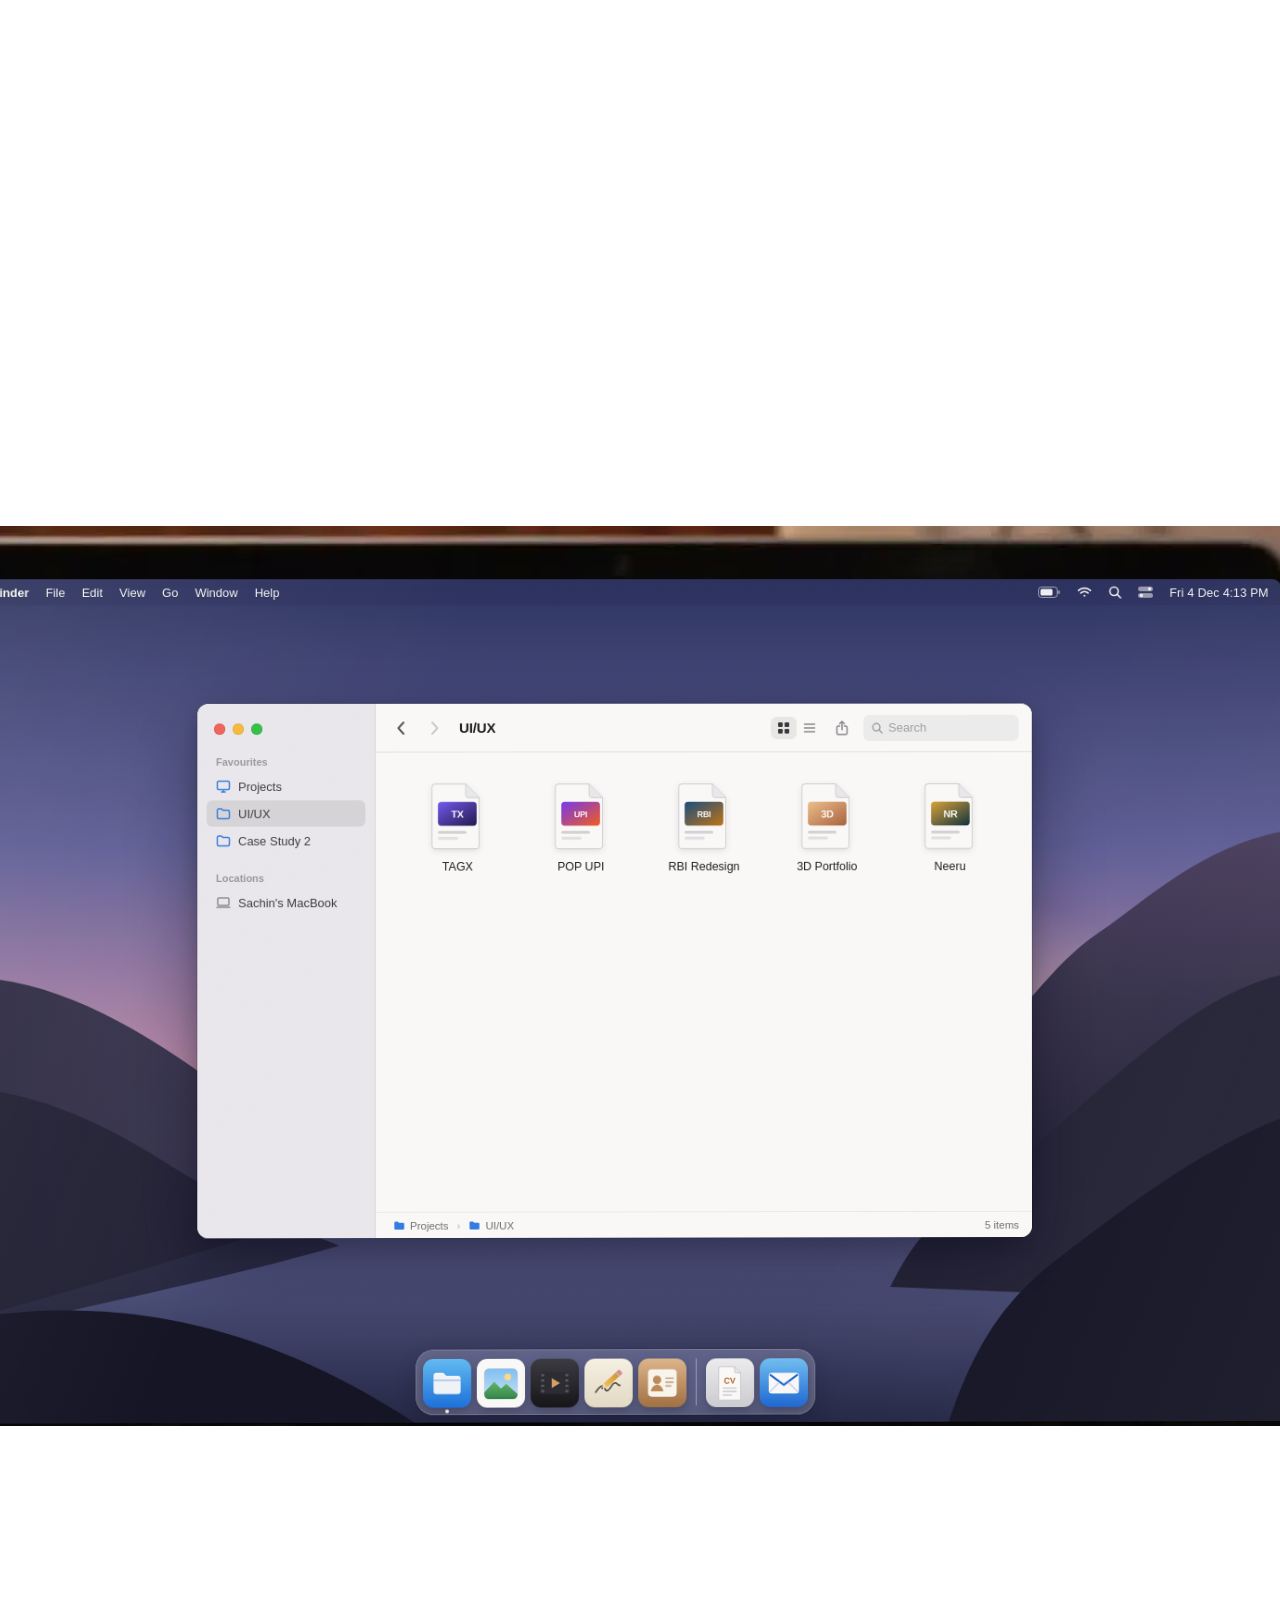
<file: index.html>
<!doctype html>
<html lang="en">
<head>
  <meta charset="utf-8">
  <meta name="viewport" content="width=device-width, initial-scale=1">
  <title>Sachin S Ballari</title>
  <link rel="preconnect" href="https://fonts.googleapis.com">
  <link rel="preconnect" href="https://fonts.gstatic.com" crossorigin>
  <link href="https://fonts.googleapis.com/css2?family=IBM+Plex+Mono:wght@400;500&family=IBM+Plex+Sans:wght@300;400;600&display=swap" rel="stylesheet">
  <link rel="stylesheet" href="css/frame-scroll.css">
  <link rel="stylesheet" href="css/site-ui.css">
  <script>
    /* apply the remembered colour mode before first paint; the nav bar starts shown */
    (function () { var d = document.documentElement, m;
      try { m = localStorage.getItem('fs-mode'); } catch (e) {}
      d.setAttribute('data-mode', m || 'dark'); d.classList.add('nav-show'); })();
  </script>
</head>
<body>

  <!--
    One continuous scroll-controlled "video" made of three frame sequences.

    .frame-scroll__stage is ONE pinned frame layer shared by all three
    sequences, so there is no gap or slide between them:
      Section 1 plays Frames/1, then Section 2 plays Frames/2,
      then Section 3 plays Frames/3, back to back.

    Each <section class="frame-seq"> only sets how much scrolling its
    sequence takes. data-seq must match a key in SEQUENCES
    (js/frame-scroll.js).

    .frame-seq__overlay is an EMPTY layer, pinned on top of the frames
    while its section is playing. Put your own content inside it later.

    .laptop-screen holds the real laptop interface (laptop/finder-screen.html).
    js/laptop-screen.js keeps it locked to the laptop's display in
    sequence 2 and handles entering / leaving it.

    .camera-screen holds the real camera interface: ../camera/sony-fx3-screen.html
    (the camera folder's own HTML plus a small bridge script; its media comes
    only from that folder's photos/ and video/). js/camera-screen.js keeps
    it locked to the camera's rear display (sequence 2 → 3) and handles
    entering / leaving it.
  -->


  <!-- Site text and navigation (css/site-ui.css, js/site-ui.js).
       Each block fades in and out with the frames it belongs to. -->
  <div class="site-ui">
    <div class="ui-pixels" aria-hidden="true"></div>
    <div class="site-nav-zone" aria-hidden="true"></div>
    <header class="site-nav">
      <div class="site-nav__bar lg">
        <a class="site-nav__brand" href="#top" data-go="top" data-smooth="true"><span class="site-nav__mono" aria-hidden="true">SB</span><span class="site-nav__name">Sachin S Ballari</span></a>
        <nav class="site-nav__links" aria-label="Main navigation">
          <i class="site-nav__ind" aria-hidden="true"></i>
          <a href="#about" data-go="about">About</a>
          <a href="#work" data-go="work">Work</a>
          <a href="#photography" data-go="photography">Photography</a>
          <a href="#art" data-go="art">Art</a>
        </nav>
        <span class="site-nav__sep" aria-hidden="true"></span>
        <button type="button" class="mode-toggle" aria-pressed="false" aria-label="Switch to light mode">
          <svg class="i-moon" viewBox="0 0 24 24" fill="none" stroke="currentColor" stroke-width="1.8" stroke-linecap="round" stroke-linejoin="round" aria-hidden="true"><path d="M20 14.5A8 8 0 0 1 9.5 4a8 8 0 1 0 10.5 10.5z"/></svg>
          <svg class="i-sun" viewBox="0 0 24 24" fill="none" stroke="currentColor" stroke-width="1.8" stroke-linecap="round" aria-hidden="true"><circle cx="12" cy="12" r="4"/><path d="M12 2v2M12 20v2M4.9 4.9l1.4 1.4M17.7 17.7l1.4 1.4M2 12h2M20 12h2M4.9 19.1l1.4-1.4M17.7 6.3l1.4-1.4"/></svg>
        </button>
        <a class="site-nav__cta" href="#">Main Portfolio
          <svg viewBox="0 0 24 24" fill="none" stroke="currentColor" stroke-width="2" stroke-linecap="round" stroke-linejoin="round" aria-hidden="true"><path d="M7 17L17 7M9 7h8v8"/></svg></a>
      </div>
    </header>

    <section class="ui-landing ui-fade is-on" data-show="landing" aria-labelledby="landing-title">
      <div class="ui-landing__copy">
        <p class="ui-eyebrow">Product design portfolio</p>
        <h1 id="landing-title">I design marketplace and public-service apps.</h1>
        <p class="ui-landing__intro">Sachin S Ballari, Electronics and Communication student at SDMCET, Dharwad. I design in Figma and build what I design in code. Available now for product design internships.</p>
        <div class="ui-slide lg" data-slide>
          <span class="ui-slide__fill" aria-hidden="true"></span>
          <span class="ui-slide__label" aria-hidden="true"><span class="ui-slide__text">Slide to start the tour</span></span>
          <button type="button" class="ui-slide__knob" aria-label="Start the tour. Slide right or press Enter.">
            <svg viewBox="0 0 24 24" fill="none" stroke="currentColor" stroke-width="2.4" stroke-linecap="round" stroke-linejoin="round" aria-hidden="true"><path d="M9 6l6 6-6 6"/></svg>
          </button>
        </div>
        <button type="button" class="ui-cases-btn" data-cases>See 5 case studies
          <svg viewBox="0 0 24 24" fill="none" stroke="currentColor" stroke-width="2" stroke-linecap="round" stroke-linejoin="round" aria-hidden="true"><path d="M5 12h14M13 6l6 6-6 6"/></svg></button>
      </div>
      <div class="ui-landing__foot">
        <span class="ui-scrollcue">Scroll<i aria-hidden="true"></i></span>
      </div>
    </section>

    <aside class="ui-card ui-about lg ui-fade" data-show="about" aria-labelledby="about-title">
      <p class="ui-eyebrow">About</p>
      <h2 id="about-title">I design apps, then I build them.</h2>
      <p class="ui-about__lead">I’m Sachin, an Electronics and Communication student in Dharwad. Every case study here comes with a prototype you can click through.</p>
      <dl class="ui-about__list">
        <div class="ui-about__row">
          <dt>Design</dt>
          <dd>Research, flows and design systems in Figma. Four products so far, from a village water app to a central-bank website. Named Best Designer at the FIGMAVERSE workshop.
            <a class="ui-about__go" href="#work" data-cases>Open the case studies<svg viewBox="0 0 16 16" aria-hidden="true"><path d="M3 8h10M9 4l4 4-4 4"/></svg></a></dd>
        </div>
        <div class="ui-about__row">
          <dt>Code</dt>
          <dd>Working prototypes in HTML, CSS and JavaScript. Python and OpenCV on a Raspberry Pi for hardware: a surveillance camera that spots unusual activity, and a navigation stick for visually impaired people.</dd>
        </div>
        <div class="ui-about__row">
          <dt>Off screen</dt>
          <dd>Photography and film. I lead my college’s media team, and I draw portraits in graphite and charcoal.
            <span class="ui-about__links"><a class="ui-about__go" href="#photography" data-camera>Photos<svg viewBox="0 0 16 16" aria-hidden="true"><path d="M3 8h10M9 4l4 4-4 4"/></svg></a><a class="ui-about__go" href="#art" data-go="art">Drawings<svg viewBox="0 0 16 16" aria-hidden="true"><path d="M3 8h10M9 4l4 4-4 4"/></svg></a></span></dd>
        </div>
      </dl>
    </aside>

    <aside class="ui-card ui-chapter lg ui-fade" data-show="work" aria-labelledby="work-title">
      <p class="ui-eyebrow">Work</p>
      <h2 id="work-title">UI/UX case studies</h2>
      <p>Open them on the laptop.</p>
    </aside>

    <aside class="ui-card ui-chapter lg ui-fade" data-show="photography" aria-labelledby="photo-title">
      <p class="ui-eyebrow">Photography &amp; film</p>
      <h2 id="photo-title">Photos and video</h2>
      <p>Browse them on the camera’s screen.</p>
    </aside>

    <aside class="ui-card ui-chapter lg ui-fade" data-show="art" aria-labelledby="art-title">
      <p class="ui-eyebrow">Art</p>
      <h2 id="art-title">Drawings, 2020–2023</h2>
      <p>Graphite, charcoal and colour pencil.</p>
    </aside>

    <div class="ui-tour lg ui-fade" data-tour role="status">
      <span class="ui-tour__dot" aria-hidden="true"></span>
      <span class="ui-tour__text">Tour playing</span>
      <button type="button" class="ui-tour__stop">Stop</button>
    </div>

    <div class="ui-views" data-views hidden>
      <span class="ui-views__label">Portfolio views</span>
      <span class="ui-views__num" data-views-num data-text="–" aria-live="polite">–</span>
    </div>
    <div class="ui-toast" data-toast role="status" aria-live="polite"></div>

    <div class="ui-guide lg ui-fade" data-guide aria-hidden="true">
      <span class="ui-guide__icon"></span>
      <div class="ui-guide__track"><i class="ui-guide__fill"></i><span class="ui-guide__ticks"></span><i class="ui-guide__target"></i></div>
      <span class="ui-guide__label lg"></span>
    </div>
  </div>

  <div class="frame-scroll" id="top">
    <div class="frame-scroll__stage">
      <canvas class="frame-scroll__canvas"></canvas>
      <div class="laptop-screen" aria-hidden="true">
        <iframe class="laptop-screen__frame" src="laptop/finder-screen.html" title="Projects"></iframe>
        <div class="laptop-screen__glare"></div>
      </div>
      <div class="camera-screen" aria-hidden="true">
        <iframe class="camera-screen__frame" src="camera/sony-fx3-screen.html" title="Camera portfolio"></iframe>
        <div class="camera-screen__glare"></div>
      </div>
    </div>

    <section class="frame-seq" data-seq="1">
      <div class="frame-seq__overlay"></div>
    </section>

    <section class="frame-seq" data-seq="2">
      <div class="frame-seq__overlay"></div>
    </section>

    <section class="frame-seq" data-seq="3">
      <div class="frame-seq__overlay"></div>
    </section>
  </div>

  <!-- The art album, right after the animation (js/album-section.js).
       Its files stay in their own folder: ../../Art Album/ -->
  <section class="album-scroll" aria-label="Art album">
    <div class="album-stage">
      <canvas class="album-stage__still" aria-hidden="true"></canvas>
      <iframe class="album-stage__frame" src="album/album-embed.html" title="Art album" loading="eager"></iframe>
    </div>
  </section>


  <!-- Closing footer -->
  <section class="site-end" id="contact" aria-label="Contact">
    <footer class="site-end__foot">
      <div class="end-cta">
        <div class="end-cta__main">
          <p class="end-cta__eyebrow">Contact</p>
          <h2 class="end-cta__title">Have a role or a project in mind? Let’s talk.</h2>
          <a class="end-cta__mail" href="mailto:sachinballari061@gmail.com">sachinballari061@gmail.com</a>
          <div class="end-cta__actions">
            <a class="end-btn end-btn--primary" href="mailto:sachinballari061@gmail.com">Email me<svg viewBox="0 0 16 16" aria-hidden="true"><path d="M3 8h10M9 4l4 4-4 4"/></svg></a>
            <a class="end-btn" href="mailto:sachinballari061@gmail.com" data-copy-email="sachinballari061@gmail.com">Copy email<svg viewBox="0 0 16 16" aria-hidden="true"><rect x="5.5" y="5.5" width="8" height="8" rx="1"/><path d="M10.5 5.5v-2a1 1 0 0 0-1-1h-6a1 1 0 0 0-1 1v6a1 1 0 0 0 1 1h2"/></svg></a>
            <a class="end-btn" href="https://www.linkedin.com/in/sachin-s-b-0715a6252/" target="_blank" rel="noopener noreferrer">LinkedIn<svg viewBox="0 0 16 16" aria-hidden="true"><path d="M5 11l6-6M6 5h5v5"/></svg></a>
          </div>
          <p class="end-cta__where">Dharwad, Karnataka · IST (UTC+5:30)</p>
        </div>
        <div class="end-cv">
          <button type="button" class="end-cv__sheet" data-resume aria-label="View resume">
            <img src="resume/resume-thumb.webp" alt="" width="720" height="932" loading="lazy" decoding="async">
          </button>
          <div class="end-cv__info">
            <p class="end-cv__title">Resume</p>
            <p class="end-cv__meta">One page · PDF · October 2026</p>
            <div class="end-cv__actions">
              <button type="button" class="end-btn" data-resume>View<svg viewBox="0 0 16 16" aria-hidden="true"><path d="M1.5 8S4 3.5 8 3.5 14.5 8 14.5 8 12 12.5 8 12.5 1.5 8 1.5 8z"/><circle cx="8" cy="8" r="2"/></svg></button>
              <a class="end-btn end-btn--primary" href="resume/Sachin-S-Ballari-Resume.pdf" download="Sachin-S-Ballari-Resume.pdf">Download PDF<svg viewBox="0 0 16 16" aria-hidden="true"><path d="M8 2.5v8M4.5 7 8 10.5 11.5 7M3 13.5h10"/></svg></a>
            </div>
          </div>
        </div>
      </div>
      <div class="site-end__cols">
        <div>
          <p class="site-end__brand"><i aria-hidden="true">SB</i>Sachin S Ballari</p>
          <p class="site-end__bio">UI/UX design, code, photography and drawing.</p>
          <ul class="site-end__social" aria-label="Social links">
            <li><a href="https://www.linkedin.com/in/sachin-s-b-0715a6252/" target="_blank" rel="noopener noreferrer" aria-label="LinkedIn"><svg viewBox="0 0 24 24" fill="currentColor" aria-hidden="true"><path d="M5 9h3v10H5zM6.5 4a1.7 1.7 0 1 1 0 3.4 1.7 1.7 0 0 1 0-3.4zM10 9h2.9v1.4c.4-.8 1.4-1.6 3-1.6 3.1 0 3.6 2 3.6 4.6V19h-3v-5c0-1.2 0-2.7-1.7-2.7S13 12.6 13 13.9V19h-3z"/></svg></a></li>
            <li><a href="https://www.instagram.com/sachframes/" target="_blank" rel="noopener noreferrer" aria-label="Instagram"><svg viewBox="0 0 24 24" fill="none" stroke="currentColor" stroke-width="2" aria-hidden="true"><rect x="4" y="4" width="16" height="16" rx="5"/><circle cx="12" cy="12" r="3.6"/><circle cx="17" cy="7" r=".8" fill="currentColor"/></svg></a></li>
            <li><a href="https://www.behance.net/sachinballari" target="_blank" rel="noopener noreferrer" aria-label="Behance">Bē</a></li>
            <li><a href="mailto:sachinballari061@gmail.com" aria-label="Copy email address" data-copy-email="sachinballari061@gmail.com"><svg viewBox="0 0 24 24" fill="none" stroke="currentColor" stroke-width="2" stroke-linejoin="round" aria-hidden="true"><rect x="3.5" y="6" width="17" height="12" rx="2"/><path d="M4 7l8 6 8-6"/></svg></a></li>
          </ul>
        </div>
        <nav aria-label="Sections">
          <h3>Sections</h3>
          <ul class="site-end__menu">
            <li><a href="#top" data-go="top" data-smooth="true">Home</a></li>
            <li><a href="#about" data-go="about">About</a></li>
            <li><a href="#work" data-go="work">Work</a></li>
            <li><a href="#photography" data-go="photography">Photography</a></li>
            <li><a href="#art" data-go="art">Art</a></li>
          </ul>
        </nav>
        <nav aria-label="Elsewhere">
          <h3>Elsewhere</h3>
          <ul class="site-end__menu">
            <li><a href="https://www.linkedin.com/in/sachin-s-b-0715a6252/" target="_blank" rel="noopener noreferrer">LinkedIn</a></li>
            <li><a href="https://www.instagram.com/sachframes/" target="_blank" rel="noopener noreferrer">Instagram</a></li>
            <li><a href="https://www.behance.net/sachinballari" target="_blank" rel="noopener noreferrer">Behance</a></li>
          </ul>
        </nav>
        <div>
          <h3>Resume</h3>
          <ul class="site-end__menu">
            <li><a href="resume/Sachin-S-Ballari-Resume.pdf" data-resume>View</a></li>
            <li><a href="resume/Sachin-S-Ballari-Resume.pdf" download="Sachin-S-Ballari-Resume.pdf">Download PDF</a></li>
          </ul>
        </div>
      </div>
      <div class="site-end__bar">
        <span>© 2026 Sachin S Ballari.</span>
      </div>
    </footer>
  </section>

  <dialog class="cv" id="cv" aria-labelledby="cv-title">
    <div class="cv__bar">
      <div class="cv__head">
        <p class="cv__title" id="cv-title">Resume</p>
        <p class="cv__meta">Sachin S Ballari Mulimani · one page</p>
      </div>
      <div class="cv__actions">
        <a class="end-btn" href="resume/Sachin-S-Ballari-Resume.pdf" target="_blank" rel="noopener">Open PDF<svg viewBox="0 0 16 16" aria-hidden="true"><path d="M5 11l6-6M6 5h5v5"/></svg></a>
        <a class="end-btn end-btn--primary" href="resume/Sachin-S-Ballari-Resume.pdf" download="Sachin-S-Ballari-Resume.pdf">Download<svg viewBox="0 0 16 16" aria-hidden="true"><path d="M8 2.5v8M4.5 7 8 10.5 11.5 7M3 13.5h10"/></svg></a>
        <button type="button" class="cv__close" data-cv-close aria-label="Close"><svg viewBox="0 0 16 16" aria-hidden="true"><path d="M4 4l8 8M12 4l-8 8"/></svg></button>
      </div>
    </div>
    <div class="cv__scroll" tabindex="0" autofocus>
      <img class="cv__page" src="resume/resume-page.webp" width="1700" height="2200" loading="lazy" decoding="async"
        alt="Resume of Sachin S Ballari Mulimani: Electronics and Communication student at SDMCET Dharwad; projects in AI surveillance, a smart navigation stick and the TAGX app; media team lead; Best Designer at FIGMAVERSE.">
    </div>
  </dialog>

  <script>
  /* Review build only: same three sequences, packed 4 frames per WebP sheet
     (1600x900 per frame) because the review host limits file count.
     Local build loads Frames/1, Frames/2, Frames/3 directly. */
  window.FRAME_SCROLL_CONFIG = {
    1: { folder: 'frames/1/', count: 300, sheet: { prefix: 'sheet-', digits: 3, ext: '.webp?v=refine1', perSheet: 4, cols: 2 } },
    2: { folder: 'frames/2/', count: 300, sheet: { prefix: 'sheet-', digits: 3, ext: '.webp?v=refine1', perSheet: 4, cols: 2 } },
    3: { folder: 'frames/3/', count: 136, sheet: { prefix: 'sheet-', digits: 3, ext: '.webp?v=refine1', perSheet: 4, cols: 2 } }
  };
</script>
<script src="js/frame-scroll.js"></script>
  <script src="js/laptop-screen-track.js"></script>
  <script src="js/laptop-screen.js"></script>
  <script src="js/camera-screen-track.js"></script>
  <script src="js/camera-screen.js"></script>
  <script src="js/album-section.js"></script>
  <script src="js/site-ui.js"></script>
</body>
</html>
</file>
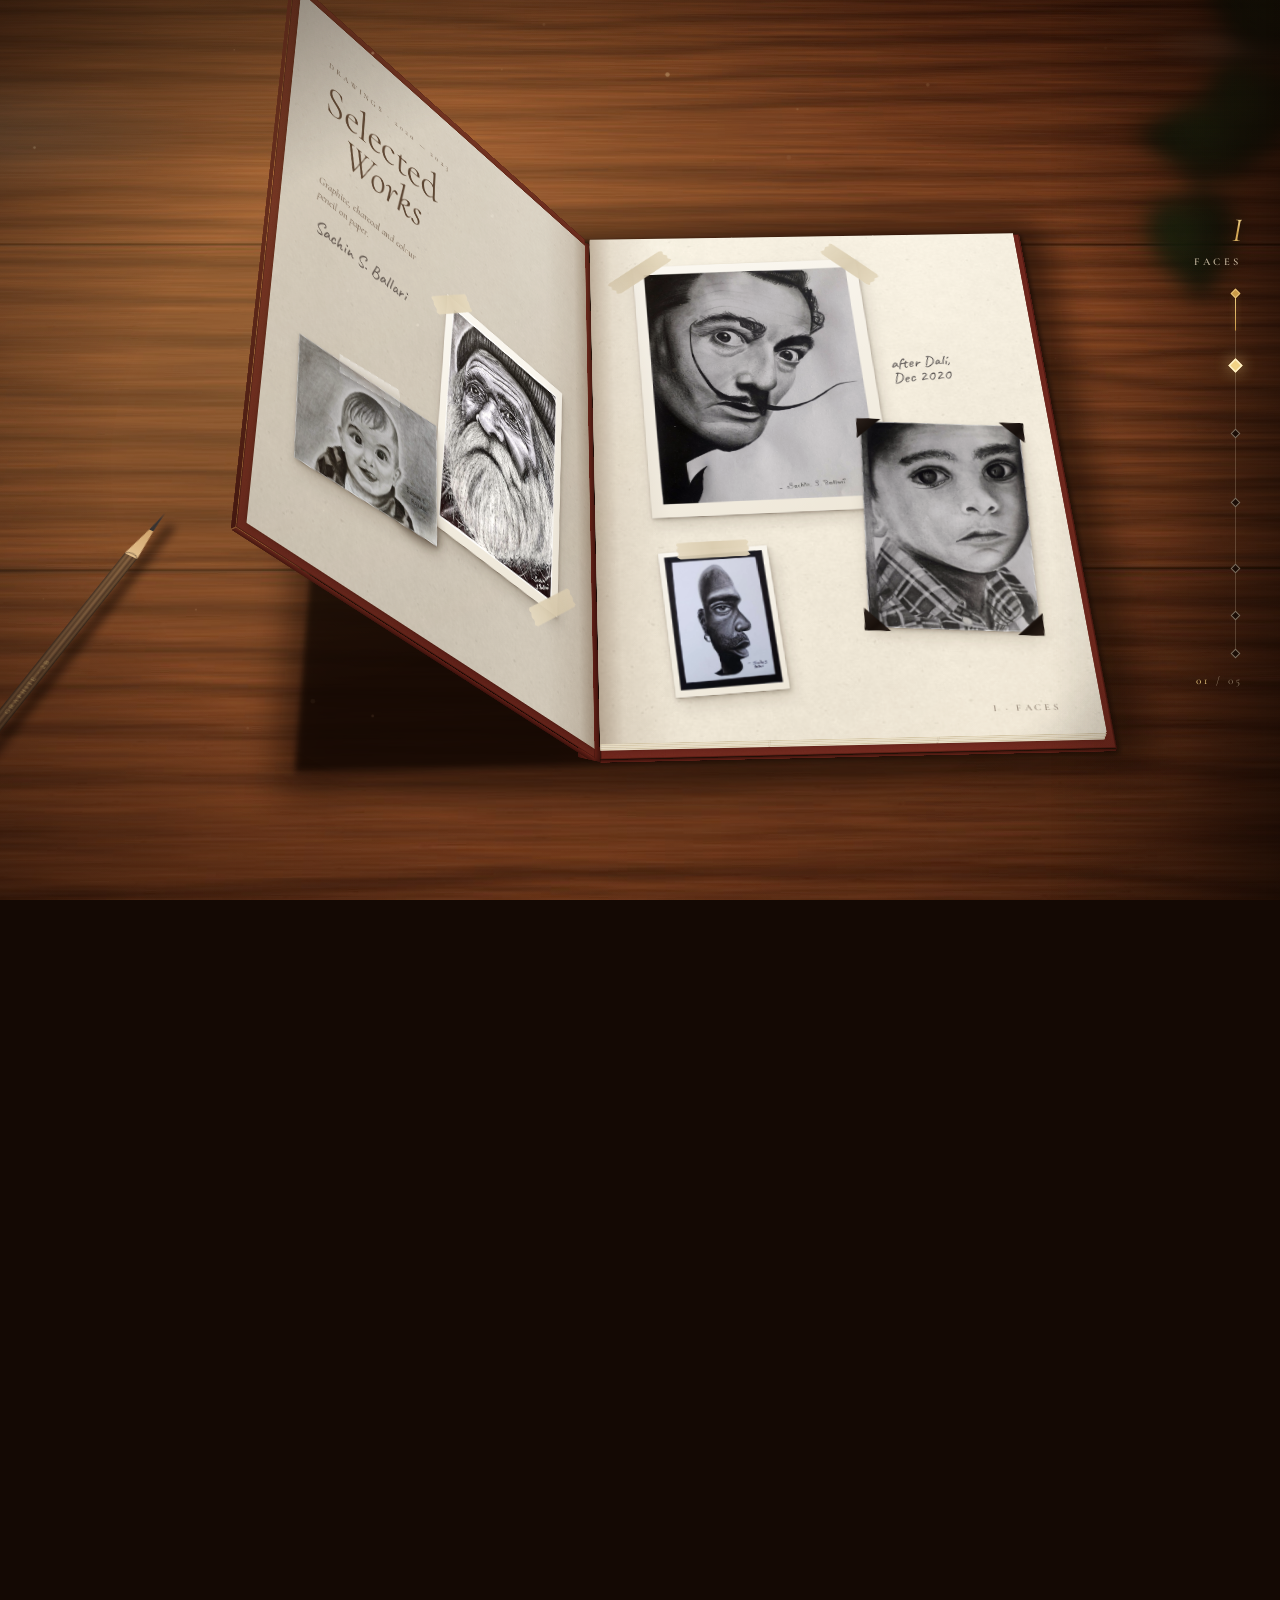
<file: album/album-embed.html>
<!doctype html>
<html lang="en">
<head>
  <meta charset="utf-8">
  <meta name="viewport" content="width=device-width, initial-scale=1">
  <title>Selected Works — Sachin S. Ballari</title>
  <meta name="description" content="A scroll-driven 3D art album of drawings by Sachin S. Ballari.">
  <link rel="preconnect" href="https://fonts.googleapis.com">
  <link rel="preconnect" href="https://fonts.gstatic.com" crossorigin>
  <link href="https://fonts.googleapis.com/css2?family=Caveat:wght@400;500&family=Cormorant+Garamond:ital,wght@0,400;0,500;0,600;1,400;1,500&display=swap" rel="stylesheet">
  <link rel="stylesheet" href="./style.css">
</head>
<body>
  <!-- the scroll distance that drives the whole timeline -->
  <div class="scroll-track" aria-hidden="true"></div>

  <main class="stage" id="stage" aria-label="Art album. Scroll to open the album and turn the pages.">
    <div class="atmos" data-depth="-0.8"></div>
    <div class="world" id="world">
      <div class="desk"></div>
      <div class="prop pencil" aria-hidden="true">
        <svg viewBox="0 0 340 18" width="340" height="18">
          <defs>
            <linearGradient id="pbody" x1="0" y1="0" x2="0" y2="1">
              <stop offset="0" stop-color="#3b2a20"/><stop offset=".18" stop-color="#7a5a3c"/>
              <stop offset=".34" stop-color="#5a3f2a"/><stop offset=".5" stop-color="#8a6644"/>
              <stop offset=".68" stop-color="#4c3424"/><stop offset=".85" stop-color="#6e5034"/><stop offset="1" stop-color="#2a1d15"/>
            </linearGradient>
            <linearGradient id="pwood" x1="0" y1="0" x2="1" y2="0"><stop offset="0" stop-color="#e3bf8c"/><stop offset="1" stop-color="#c99a62"/></linearGradient>
            <linearGradient id="pferr" x1="0" y1="0" x2="0" y2="1">
              <stop offset="0" stop-color="#6b5a3a"/><stop offset=".35" stop-color="#e8d6a2"/><stop offset=".6" stop-color="#a88f5c"/><stop offset="1" stop-color="#4d4029"/>
            </linearGradient>
          </defs>
          <rect x="14" y="2" width="22" height="14" rx="3" fill="#b6584c"/>
          <rect x="14" y="2" width="22" height="5" rx="2" fill="#d27b6c" opacity=".55"/>
          <rect x="34" y="1.5" width="20" height="15" fill="url(#pferr)"/>
          <path d="M38 1.5v15M43 1.5v15M48 1.5v15" stroke="#5a4a2d" stroke-width=".7" opacity=".6"/>
          <rect x="54" y="2" width="226" height="14" fill="url(#pbody)"/>
          <path d="M280 2 L322 8.2 L322 9.8 L280 16 Z" fill="url(#pwood)"/>
          <path d="M280 2 C 284 5, 284 13, 280 16" fill="none" stroke="#3b2a20" stroke-width="1" opacity=".55"/>
          <path d="M312 6.8 L334 9 L312 11.2 Z" fill="#2b2b2e"/>
          <text x="96" y="11.6" font-family="Georgia,serif" font-size="6.2" letter-spacing="1.4" fill="#d8b874" opacity=".85">GRAPHITE · 2B</text>
        </svg>
      </div>
      <div class="prop-shadow pencil-shadow" aria-hidden="true"></div>
      <div class="book" id="book"></div>
    </div>
    <canvas class="dust" id="dust" data-depth="0.6" aria-hidden="true"></canvas>
    <div class="lamp" data-depth="-0.4"></div>
    <svg class="foliage foliage-top" data-depth="1.6" viewBox="0 0 520 420" aria-hidden="true">
      <defs>
        <radialGradient id="lf" cx=".35" cy=".3" r=".9"><stop offset="0" stop-color="#1f3014"/><stop offset=".6" stop-color="#0f190b"/><stop offset="1" stop-color="#070c05"/></radialGradient>
        <path id="leaf" d="M0 0 C -26 -20, -48 10, -36 38 C -26 62, -6 80, 0 96 C 6 80, 26 62, 36 38 C 48 10, 26 -20, 0 0 Z"/>
      </defs>
      <path d="M520 0 C 430 40, 380 90, 350 160 C 320 230, 300 300, 230 360" fill="none" stroke="#0e180a" stroke-width="5"/>
      <g fill="url(#lf)">
        <use href="#leaf" transform="translate(470 30) rotate(110) scale(1.15)"/>
        <use href="#leaf" transform="translate(420 70) rotate(30) scale(1.25)"/>
        <use href="#leaf" transform="translate(372 130) rotate(120) scale(1.05)"/>
        <use href="#leaf" transform="translate(352 180) rotate(15) scale(1.3)"/>
        <use href="#leaf" transform="translate(318 255) rotate(95) scale(1.1)"/>
        <use href="#leaf" transform="translate(272 320) rotate(-10) scale(1.2)"/>
      </g>
      <g fill="none" stroke="#3d5a26" stroke-width="1.2" opacity=".45">
        <path d="M470 30 l-92 30"/><path d="M420 70 l40 75"/><path d="M352 180 l20 92"/>
      </g>
    </svg>
    <svg class="foliage foliage-low" data-depth="2.4" viewBox="0 0 360 300" aria-hidden="true">
      <g fill="#0b1308">
        <use href="#leaf" transform="translate(60 300) rotate(200) scale(1.9)"/>
        <use href="#leaf" transform="translate(150 290) rotate(160) scale(1.5)"/>
        <use href="#leaf" transform="translate(10 200) rotate(240) scale(1.4)"/>
      </g>
    </svg>
    <div class="vignette"></div>
  </main>

  <nav class="index" aria-label="Album sections">
    <div class="index-readout" aria-live="polite">
      <span class="ro-num">Album</span>
      <span class="ro-name">Cover</span>
    </div>
    <div class="index-rail">
      <i class="rail-fill"></i>
      <a href="#" data-p="0"     data-num="·"   data-name="Cover"><b></b><span>Cover</span></a>
      <a href="#" data-p="0.2"   data-num="I"   data-name="Faces"><b></b><span>I · Faces</span></a>
      <a href="#" data-p="0.39"  data-num="II"  data-name="Studies"><b></b><span>II · Studies</span></a>
      <a href="#" data-p="0.58"  data-num="III" data-name="Icons"><b></b><span>III · Icons</span></a>
      <a href="#" data-p="0.763" data-num="IV"  data-name="Character"><b></b><span>IV · Character</span></a>
      <a href="#" data-p="0.895" data-num="V"   data-name="Fin"><b></b><span>V · Fin</span></a>
      <a href="#" data-p="1"     data-num="·"   data-name="Closed"><b></b><span>Closed</span></a>
    </div>
    <div class="index-count"><span class="ic-now">00</span><span class="ic-of">/ 05</span></div>
  </nav>

  <div class="hint">Scroll to open<i></i></div>
  <div class="end-hint">Scroll up to open it again</div>
  <div class="loader"><span>Opening the album</span><i></i></div>

  <script src="./config.js"></script>
  <script src="./script.js"></script>

  <!-- frame-scroll bridge: added so this album can play at the end of the
       scroll animation (frame-scroll/js/album-section.js). When embedded:
       the page around it drives the album's progress with its own scroll,
       wheel input and the index links go to that page, and the cover's four
       corners are reported so the filmed book can be lined up with it.
       Nothing else changes; opened on its own the album works as before. -->
  <script>
  (function () {
    if (window.parent === window || !window.__album) return;
    var root = document.documentElement;
    root.classList.add('fs-embedded');
    root.style.overflow = 'hidden';
    document.body.style.overflow = 'hidden';
    function post(m) { try { window.parent.postMessage(m, '*'); } catch (e) {} }

    // invisible markers on the cover's outer corners
    var face = document.querySelector('#book .mover.cover .face.front');
    var marks = [];
    if (face) {
      [[0, 0], [1, 0], [1, 1], [0, 1]].forEach(function (c) {
        var i = document.createElement('i');
        i.setAttribute('aria-hidden', 'true');
        i.style.cssText = 'position:absolute;width:0;height:0;pointer-events:none;left:' + (c[0] * 100) + '%;top:' + (c[1] * 100) + '%;';
        face.appendChild(i); marks.push(i);
      });
    }
    function coverQuad() {
      return marks.map(function (m) { var r = m.getBoundingClientRect(); return [r.left, r.top]; });
    }

    window.addEventListener('message', function (ev) {
      var d = ev.data;
      if (!d || ev.source !== window.parent || d.album == null) return;
      if (d.album === 'progress') window.__album.set(d.p);
      else if (d.album === 'measure') post({ album: 'cover', quad: coverQuad(), w: innerWidth, h: innerHeight });
    });

    // scrolling over the album scrolls the page around it
    window.addEventListener('wheel', function (e) {
      e.preventDefault();
      var dy = e.deltaMode === 1 ? e.deltaY * 16 : e.deltaMode === 2 ? e.deltaY * innerHeight : e.deltaY;
      post({ album: 'wheel', dy: dy });
    }, { passive: false, capture: true });
    window.addEventListener('keydown', function (e) {
      var k = { ArrowDown: 60, ArrowUp: -60, PageDown: innerHeight * 0.9, PageUp: -innerHeight * 0.9, ' ': innerHeight * 0.9 }[e.key];
      if (k == null) return;
      e.preventDefault(); post({ album: 'wheel', dy: e.shiftKey && e.key === ' ' ? -k : k });
    }, true);
    // index links jump within the page around it
    document.addEventListener('click', function (e) {
      var a = e.target.closest && e.target.closest('.index-rail a');
      if (!a) return;
      e.preventDefault(); e.stopImmediatePropagation();
      post({ album: 'goto', p: +a.dataset.p });
    }, true);
    post({ album: 'ready' });
  })();
  </script>
</body>
</html>
</file>
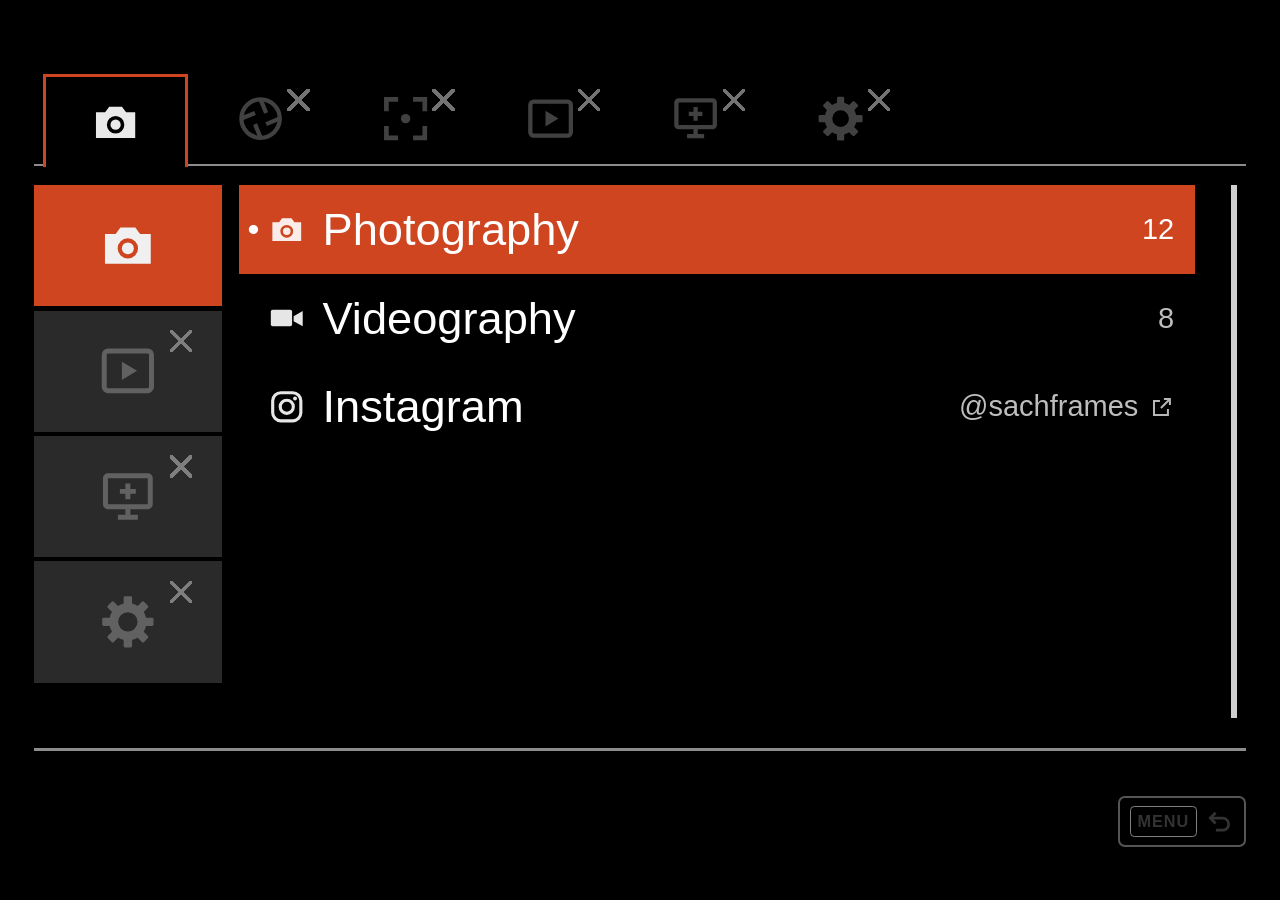
<file: camera/sony-fx3-screen.html>
<!doctype html>
<html lang="en">
<head>
<meta charset="utf-8">
<meta name="viewport" content="width=device-width, initial-scale=1">
<title>FX3 Portfolio</title>
<!--
  sony-fx3-interface.html — Sony FX3-style camera screen: Photography, Videography, Instagram.
  Self-contained: no frameworks or external files. Media loads from the folders next to this file:

    camera/
      sony-fx3-interface.html     ← this file
      update-camera-media.mjs     ← re-scans the folders and rewrites the media list below
      photos/                     → Photography gallery
      video/                      → Videography gallery

  All media paths are relative, so keep this file and the two folders together.
  EMBED (once the camera folder is inside the site's public/ folder)
    <iframe src="/camera/sony-fx3-interface.html" title="Camera portfolio"
            style="width:100%;aspect-ratio:3/2;border:0;display:block"></iframe>

  KEYBOARD (when the screen has focus)
    Arrows move · Enter opens · Esc goes back · Space plays/pauses video
-->
<style>
:root{
  --ratio:1.5;               /* FX3 rear LCD is a 3:2 panel */
  --orange:#cf4520;
  --line:#8c8c8c;
  --font:"Helvetica Neue",Helvetica,Arial,"Segoe UI",system-ui,sans-serif;
}
*{box-sizing:border-box;margin:0;padding:0}
[hidden]{display:none!important}
html,body{width:100%;height:100%;overflow:hidden;background:#000}
body{display:grid;place-items:center;font-family:var(--font);color:#fff;-webkit-font-smoothing:antialiased;
  user-select:none;-webkit-user-select:none;-webkit-tap-highlight-color:transparent}
button{font:inherit;color:inherit;background:none;border:0;padding:0;cursor:pointer;line-height:1}
button:focus{outline:none}
button:focus-visible,a:focus-visible{outline:.35cqh solid var(--orange);outline-offset:.2cqh}
a{color:inherit;text-decoration:none}

/* Screen box. 1cqh = 1% of the screen's height, so everything scales with the container. */
.lcd{position:relative;width:min(100vw,calc(100vh * var(--ratio)));height:min(100vh,calc(100vw / var(--ratio)));
  container-type:size;overflow:hidden;background:#000;outline:none;font-weight:500;font-variant-numeric:tabular-nums}
.ico{width:1em;height:1em;display:inline-block;flex:none;vertical-align:middle}
.screen{position:absolute;inset:0;opacity:0;visibility:hidden;transition:opacity .2s ease,visibility .2s}
.lcd[data-screen="home"] #home,.lcd[data-screen="gallery"] #gallery,.lcd[data-screen="viewer"] #viewer{opacity:1;visibility:visible}

/* Shared chrome: rules, key caps, disabled controls */
.rule{position:absolute;left:4cqh;right:4cqh;height:.28cqh;background:var(--line)}
.kc{display:inline-grid;place-items:center;height:3.6cqh;padding:0 .8cqh;border:.22cqh solid #fff;border-radius:.5cqh;font-size:1.9cqh;letter-spacing:.06em;font-weight:600}
.keycap{position:absolute;right:4cqh;bottom:3.4cqh;display:inline-flex;align-items:center;gap:.9cqh;height:6cqh;padding:0 1.2cqh;
  border:.25cqh solid #fff;border-radius:.8cqh}
.keycap .ico{font-size:3.4cqh}
.keycap:hover{background:rgba(255,255,255,.1)}
.off{position:relative;pointer-events:none;cursor:default}
.off>.ico{opacity:.28}
.off::after{content:"";position:absolute;right:16%;top:16%;width:2.6cqh;height:2.6cqh;opacity:.75;
  background:linear-gradient(45deg,transparent 44%,#9a9a9a 44% 56%,transparent 56%),
             linear-gradient(-45deg,transparent 44%,#9a9a9a 44% 56%,transparent 56%)}
.keycap.off{position:absolute;border-color:#555;color:#666}
.keycap.off>.ico,.keycap.off .kc{opacity:.5}
.keycap.off::after{display:none}
.scroll{position:absolute;right:5cqh;width:.8cqh;background:#3a3a3a}
.scroll i{position:absolute;left:0;right:0;background:#cfcfcf;min-height:4cqh}

/* ---------- HOME: Sony menu layout (top icon tabs, left category column, orange selection) ---------- */
.m-tabs{position:absolute;left:5cqh;top:6cqh;display:flex}
.m-tab{width:17cqh;height:10.5cqh;display:grid;place-items:center;font-size:6cqh;color:#e9e9e9}
.m-tab.on{border:.38cqh solid var(--orange);border-bottom:0;background:#000;height:10.9cqh;position:relative;z-index:1}
#home .rule.top{top:16.5cqh}
.m-cats{position:absolute;left:4cqh;top:19cqh;width:22cqh;display:flex;flex-direction:column;gap:.5cqh}
.m-cat{height:14.2cqh;display:grid;place-items:center;background:#2a2a2a;font-size:7cqh;color:#f0f0f0}
.m-cat.on{background:var(--orange)}
.m-list{position:absolute;left:28cqh;right:10cqh;top:19cqh;display:flex;flex-direction:column}
.m-row{height:10.4cqh;display:flex;align-items:center;text-align:left;font-size:5.3cqh;padding-right:2.4cqh}
.m-row .dot{width:3.4cqh;text-align:center;font-size:4cqh}
.m-row .lbl{flex:1}
.m-row .ico{font-size:4.4cqh;margin-right:2cqh;opacity:.9}
.m-row .val{font-size:3.4cqh;color:#bdbdbd}
.m-row.on{background:var(--orange)}
.m-row.on .val{color:#fff}
#home .scroll{top:19cqh;height:62.4cqh}
#home .rule.bot{top:85cqh}
.m-row .ext{display:inline-flex;margin-left:1.4cqh;opacity:.8}
.m-row .ext .ico{font-size:2.8cqh;margin:0}

/* ---------- GALLERY: 2×2 index view, scrolls by row ---------- */
.bar{position:absolute;left:4cqh;right:4cqh;top:3cqh;height:7cqh;display:flex;align-items:center;justify-content:space-between;font-size:3.4cqh;letter-spacing:.04em}
.bar .ttl{display:inline-flex;align-items:center;gap:1.4cqh;font-weight:600}
.bar .ttl .ico{font-size:4.4cqh}
.bar .cnt{color:#d6d6d6}
#gallery .rule.top{top:11.2cqh}
.g-grid{position:absolute;left:4cqh;right:9cqh;top:13cqh;height:71cqh;overflow-y:auto;overscroll-behavior:contain;
  display:grid;grid-template-columns:1fr 1fr;grid-auto-rows:34.5cqh;gap:2cqh;scroll-snap-type:y mandatory;scrollbar-width:none}
.g-grid::-webkit-scrollbar{display:none}
.tile{position:relative;overflow:hidden;background:#0b0b0b;scroll-snap-align:start}
.tile::after{content:"";position:absolute;inset:0;border:.42cqh solid transparent;z-index:2;pointer-events:none;transition:border-color .12s}
.tile img,.tile video{position:absolute;inset:0;width:100%;height:100%;object-fit:contain;pointer-events:none;transition:transform .3s ease}
.tile.on::after{border-color:var(--orange)}
.tile.on img,.tile.on video{transform:scale(1.03)}
.tile .badge{position:absolute;left:1.2cqh;bottom:1.1cqh;display:inline-flex;align-items:center;gap:.7cqh;padding:.5cqh .9cqh;
  background:rgba(0,0,0,.62);border-radius:.4cqh;font-size:2.3cqh;font-weight:600}
.tile .badge .ico{font-size:2.8cqh}
.tile .broken{position:absolute;inset:0;display:grid;place-items:center;font-size:2.6cqh;color:#9a9a9a}
#gallery .scroll{top:13cqh;height:71cqh}
#gallery .scroll i{transition:top .12s linear}
#gallery .rule.bot{top:86cqh}
.g-name{position:absolute;left:4.6cqh;bottom:4.6cqh;font-size:2.9cqh;color:#bdbdbd;max-width:90cqh;white-space:nowrap;overflow:hidden;text-overflow:ellipsis}
.empty{position:absolute;left:50%;top:48%;transform:translate(-50%,-50%);padding:2.2cqh 4.5cqh;background:#1c1c1c;
  border:.25cqh solid #555;border-radius:.5cqh;font-size:3.4cqh;color:#e8e8e8;white-space:nowrap}

/* ---------- VIEWER: one item, full screen ---------- */
#viewer{background:#000}
.v-stage{position:absolute;inset:0}
.v-stage img,.v-stage video{position:absolute;inset:0;width:100%;height:100%;object-fit:contain;transition:opacity .25s ease}
.v-stage .entering{opacity:0}
.v-hud{position:absolute;inset:0;pointer-events:none;transition:opacity .25s ease}
.v-hud>*{pointer-events:auto}
.lcd[data-hud="0"] .v-hud{opacity:0}
.lcd[data-hud="0"] .v-hud>*{pointer-events:none}
.v-top,.v-bot{position:absolute;left:0;right:0;display:flex;align-items:center;gap:2cqh;padding:0 4cqh;text-shadow:0 0 .4cqh #000}
.v-top{top:0;height:13cqh;justify-content:space-between;font-size:3.4cqh;letter-spacing:.04em;
  background:linear-gradient(rgba(0,0,0,.6),rgba(0,0,0,0))}
.v-top .ttl{display:inline-flex;align-items:center;gap:1.4cqh;font-weight:600}
.v-top .ttl .ico{font-size:4.4cqh}
.v-bot{bottom:0;height:15cqh;padding-right:24cqh;font-size:2.8cqh;background:linear-gradient(rgba(0,0,0,0),rgba(0,0,0,.65))}
.v-bot .fname{max-width:46cqh;white-space:nowrap;overflow:hidden;text-overflow:ellipsis}
.seek{flex:1;height:5cqh;display:flex;align-items:center;cursor:pointer}
.seek b{position:relative;display:block;width:100%;height:.8cqh;background:rgba(255,255,255,.3);border-radius:.4cqh}
.seek i{position:absolute;left:0;top:0;bottom:0;width:0;background:#fff;border-radius:.4cqh}
.vtime{white-space:nowrap}
.vbtn{width:5.4cqh;height:5.4cqh;display:grid;place-items:center;font-size:3.6cqh}
.vvol{-webkit-appearance:none;appearance:none;width:14cqh;height:5cqh;margin:0;background:transparent;cursor:pointer}
.vvol::-webkit-slider-runnable-track{height:.8cqh;border-radius:.4cqh;background:linear-gradient(90deg,#fff var(--v,80%),rgba(255,255,255,.3) var(--v,80%))}
.vvol::-moz-range-track{height:.8cqh;border-radius:.4cqh;background:rgba(255,255,255,.3)}
.vvol::-moz-range-progress{height:.8cqh;border-radius:.4cqh;background:#fff}
.vvol::-webkit-slider-thumb{-webkit-appearance:none;width:2.4cqh;height:2.4cqh;margin-top:-.8cqh;border-radius:50%;background:#fff;border:0}
.vvol::-moz-range-thumb{width:2.4cqh;height:2.4cqh;border-radius:50%;background:#fff;border:0}
.vvol:focus-visible{outline:.35cqh solid var(--orange);outline-offset:.2cqh}
.v-nav{position:absolute;top:50%;transform:translateY(-50%);width:8cqh;height:14cqh;display:grid;place-items:center;font-size:5.4cqh;
  opacity:.75;filter:drop-shadow(0 0 .4cqh #000)}
.v-nav:hover{opacity:1}
.v-nav.l{left:1cqh}.v-nav.r{right:1cqh}
.v-big{position:absolute;left:50%;top:50%;width:13cqh;height:13cqh;transform:translate(-50%,-50%);border-radius:50%;
  background:rgba(0,0,0,.45);border:.35cqh solid rgba(255,255,255,.8);display:grid;place-items:center;font-size:5.4cqh;transition:opacity .2s}
.lcd[data-playing="1"] .v-big{opacity:0;pointer-events:none}
#viewer .keycap{bottom:4.5cqh}
#viewer .empty{top:50%}

@media (prefers-reduced-motion: reduce){*,*::before,*::after{transition-duration:.01ms!important}}
</style>
</head>
<body>

<div class="lcd" id="lcd" tabindex="0" role="application" aria-label="Camera portfolio"
     data-screen="home" data-hud="1" data-playing="0">

  <!-- HOME: section menu -->
  <section class="screen" id="home" aria-label="Portfolio sections"></section>

  <!-- GALLERY: 2×2 index of the chosen section -->
  <section class="screen" id="gallery" aria-label="Gallery"></section>

  <!-- VIEWER: one photo or video, full screen inside the display -->
  <section class="screen" id="viewer" aria-label="Viewer"></section>

  <!-- Section markers. Galleries are built from the two lists in the script below. -->
  <!-- PHOTOGRAPHY MEDIA -->
  <div id="photography-media" hidden></div>
  <!-- VIDEOGRAPHY MEDIA -->
  <div id="videography-media" hidden></div>
</div>

<script>
/* ==========================================================================
   YOUR CONTENT
   --------------------------------------------------------------------------
   • The two lists between the <camera-media> markers are generated from the
     photos/ and video/ folders. After adding or removing files, run (from the camera folder):
         node update-camera-media.mjs
     It keeps your existing order and any titles you added, appends new files, drops deleted ones.
   • Paths are relative to THIS html file, so plain file names with spaces are fine.
   • Each entry is a path string, or an object with optional extras:
       { src: 'path/photo.jpg', alt: 'What the photo shows', title: 'Shown in the viewer' }
       { src: 'path/clip.mp4',  poster: 'path/clip-thumb.jpg', title: 'Short film' }
   • Type comes from the extension (.mp4 .webm .m4v .mov .ogv = video, anything else = image),
     or set { type: 'video' } / { type: 'image' }.
   • Give videos a poster image: thumbnails then load instantly instead of fetching video data.
   • Use web exports (H.264 MP4, WebP/JPEG), not camera originals.
   ========================================================================== */

// <camera-media>
// PHOTOGRAPHY MEDIA — camera/photos
const photographyMedia = [
    'photos/548135477_17907573510231868_974938798159886771_n.webp',
    'photos/625973079_17923596600231868_7020002077859966469_n.webp',
    'photos/653398533_17929286595231868_1940025430470734941_n.webp',
    'photos/SaveVid.Net_625258052_17923626684231868_313472440058882886_n.jpg',
    'photos/SaveVid.Net_625449197_17923626720231868_9085159601143644479_n.jpg',
    'photos/SaveVid.Net_625970553_17923626702231868_3699082631112119949_n.jpg',
    'photos/SaveVid.Net_627002920_17923626738231868_3889022696531305817_n.jpg',
    'photos/WhatsApp Image 2026-08-24 at 7.36.41 PM (1).jpeg',
    'photos/WhatsApp Image 2026-08-24 at 7.36.41 PM.jpeg',
    'photos/WhatsApp Image 2026-08-24 at 7.36.42 PM (1).jpeg',
    'photos/WhatsApp Image 2026-08-24 at 7.36.42 PM.jpeg',
    'photos/WhatsApp Image 2026-09-18 at 6.00.08 PM.jpeg',
];

// VIDEOGRAPHY MEDIA — camera/video
const videographyMedia = [
    'video/AQMPKa1AgTKHLYUUjRasU1JA0uEvuGJR2zmyEd7orCPI-k4JzbCTC7B2_dFTPSTQ1qIBsk5BvgRhhmHnmlQP0rJUi6jbNW26GQiKc6s.mp4',
    'video/AQNFq8KOUPbM9RBVLOnoLCYhh6S5yXw7iwFehuoVix_F5Ij2anpikQWvSJ4va6l44rQCHQE6A--hJHaik2obnays.mp4',
    'video/AQO5LWUYIQm-Pl5ir9l6tAovtje1zIhZUZl4zf4EYGH7mMllz0LBjoDcsOS-zlEnWeRubnvmRt2M77nOjAtT5ekLDfXC_sP5nu9rd_k.mp4',
    'video/AQOGI-ZsLxrzPsan7wYDbWZJC5luRzQ_X7xuOnvUMNPDe3pEIPMYktLkbFckK-Fiyewu5lGg_PS7iBbfnpIH3cWXCJ1UodbtDD8N3CI.mp4',
    'video/AQOXiNzTU3fJUrvOUPIAOH5uDjTI24j45Y-VZjb2mYAnMkYwnVVFNlc0DpFWapcGjNGy1cggnYxO1VyoeFv_1unuFodzDh9q_mG4XxA.mp4',
    'video/AQOfRoQoumTSNgMHzl0x-kZGn8gYArvGePhI1mnvTEsYQR4mTTMEfQp2vvASIEhfaKBrs70imyq6qznrAjuy3s_dRGvpnvgUA1Be3sM.mp4',
    'video/AQP0t8xkX8iUiz4Cv-Sh_OeKRHgMcKApAJc3dcsp10U_HCgKC4fPuNYbzH31PeWBKSYRJZzBVlzMAvwwQMbaDZWvWTw1Mbq607KWSns.mp4',
    'video/AQPb6HknQtIkww37cG9KqSTCipadMZN_NRIRnt2IZtZ4ZEuDHRM7KkGxW15anLVR6PsVGSFul3_nYlSEjTwXuEj1WvhX2sTsQ4ZanBc.mp4',
];
// </camera-media>

// INSTAGRAM — replace with your profile URL if it changes
const INSTAGRAM_URL = 'https://www.instagram.com/sachframes/';

// Mouse-wheel events over the screen are passed to the parent page as
// { source: 'fx3-lcd', event: 'wheel', deltaX, deltaY, deltaMode } so a scroll-driven tour keeps working.
// Replace '*' with your site origin, e.g. 'https://your-site.vercel.app'.
const PARENT_ORIGIN = '*';
</script>

<script>
(() => {
'use strict';
/* ---------------- Data ---------------- */
const VIDEO_EXT = /\.(mp4|m4v|webm|mov|ogv)(?:[?#]|$)/i;
// Encode each path segment so names with spaces, '#', '%' etc. load correctly; full URLs pass through.
const encodePath = p => /^([a-z][a-z0-9+.-]*:|\/\/)/i.test(p) ? p
  : p.split('/').map(seg => { try { return encodeURIComponent(decodeURIComponent(seg)); } catch (e) { return encodeURIComponent(seg); } }).join('/');
// Display names follow Sony numbering (stills 100-0001, movies C0001) unless an entry has a title.
const normalize = (list, isMovie) => (Array.isArray(list) ? list : []).map(item => {
  const o = typeof item === 'string' ? { src: item } : { ...item };
  if (!o.src) return null;
  o.type = o.type || (VIDEO_EXT.test(o.src) ? 'video' : 'image');
  o.src = encodePath(o.src);
  if (o.poster) o.poster = encodePath(o.poster);
  return o;
}).filter(Boolean).map((o, i) => {
  const n = String(i + 1).padStart(4, '0');
  o.name = o.title || (o.type === 'video' || isMovie ? 'C' + n : '100-' + n);
  return o;
});

const SECTIONS = [
  { id: 'photography', label: 'Photography', short: 'PHOTO', icon: 'cam',   empty: 'No images.', items: normalize(photographyMedia, false) },
  { id: 'videography', label: 'Videography', short: 'MOVIE', icon: 'movie', empty: 'No movies.', items: normalize(videographyMedia, true) },
];

/* ---------------- Icons ---------------- */
const svg = inner => `<svg class="ico" viewBox="0 0 24 24" fill="currentColor" aria-hidden="true">${inner}</svg>`;
const S = 'fill="none" stroke="currentColor" stroke-width="2"';
const I = {
  cam: svg(`<path fill-rule="evenodd" d="M2.8 7.2h4.3L9 4.6h6l1.9 2.6h4.3V19.2H2.8zM12 8.9a4.1 4.1 0 1 0 0 8.2a4.1 4.1 0 1 0 0-8.2z"/><circle cx="12" cy="13" r="2.4"/>`),
  movie: svg(`<rect x="1.8" y="6.8" width="13.6" height="10.6" rx="1.2"/><path d="M16.4 11l5.8-3.3v9.8l-5.8-3.3z"/>`),
  playbox: svg(`<rect x="2.5" y="4" width="19" height="16" rx="1.6" ${S}/><path d="M9.6 8.3v7.4l6.1-3.7z"/>`),
  mon: svg(`<rect x="3" y="3.5" width="18" height="12.5" rx="1" ${S}/><path d="M12 6.6v6.4M8.8 9.8h6.4M12 16v3.6M8 20.2h8" ${S}/>`),
  exp: svg(`<circle cx="12" cy="12" r="9" ${S}/><path d="M12 3l2.6 6.4M21 12l-6.4 2.6M12 21l-2.6-6.4M3 12l6.4-2.6" ${S}/>`),
  af: svg(`<path d="M3 8.5V3h5.5M15.5 3H21v5.5M21 15.5V21h-5.5M8.5 21H3v-5.5" fill="none" stroke="currentColor" stroke-width="2.2"/><circle cx="12" cy="12" r="2.2"/>`),
  gear: (() => { let t = ''; for (let i = 0; i < 8; i++) t += `<rect x="10.3" y="1.7" width="3.4" height="4.6" rx=".6" transform="rotate(${i * 45} 12 12)"/>`;
    return svg(t + `<circle cx="12" cy="12" r="5.7" fill="none" stroke="currentColor" stroke-width="3.6"/>`); })(),
  back: svg(`<path d="M8.8 4.8L4.4 9.2l4.4 4.4" fill="none" stroke="currentColor" stroke-width="2.3"/><path d="M5 9.2h9.6a5 5 0 0 1 0 10H9" fill="none" stroke="currentColor" stroke-width="2.3"/>`),
  left: svg(`<path d="M15 3.5L6.5 12l8.5 8.5" fill="none" stroke="currentColor" stroke-width="2.4"/>`),
  right: svg(`<path d="M9 3.5l8.5 8.5L9 20.5" fill="none" stroke="currentColor" stroke-width="2.4"/>`),
  play: svg(`<path d="M7 4.5v15l12.5-7.5z"/>`),
  pause: svg(`<path d="M6.5 4.5h4v15h-4zM13.5 4.5h4v15h-4z"/>`),
  vol: svg(`<path d="M3 9h4l5-4.5v15L7 15H3z"/><path d="M15.5 8.5a5 5 0 0 1 0 7M18.2 5.8a9 9 0 0 1 0 12.4" ${S}/>`),
  mute: svg(`<path d="M3 9h4l5-4.5v15L7 15H3z"/><path d="M15.5 9l5.5 6M21 9l-5.5 6" ${S}/>`),
  ext: svg(`<path d="M14 4h6v6M20 4l-9 9M18 14v6H4V6h6" ${S}/>`),
  insta: svg(`<rect x="3" y="3" width="18" height="18" rx="5.2" ${S}/><circle cx="12" cy="12" r="4.2" ${S}/><circle cx="17.3" cy="6.7" r="1.25"/>`),
};

/* ---------------- Helpers ---------------- */
const $ = id => document.getElementById(id);
const lcd = $('lcd'), home = $('home'), gallery = $('gallery'), viewer = $('viewer');
const esc = s => String(s).replace(/[&<>"']/g, c => ({ '&': '&amp;', '<': '&lt;', '>': '&gt;', '"': '&quot;', "'": '&#39;' }[c]));
const clamp = (v, a, b) => Math.min(b, Math.max(a, v));
const pad = n => String(n).padStart(2, '0');
const hms = s => { s = Math.max(0, Math.floor(s || 0)); return `${Math.floor(s / 3600)}:${pad(Math.floor(s / 60) % 60)}:${pad(s % 60)}`; };
const ms = s => { s = Math.max(0, Math.floor(s || 0)); return `${Math.floor(s / 60)}:${pad(s % 60)}`; };
const frameSrc = src => src.includes('#') ? src : src + '#t=0.1';   // shows a real frame instead of black
const handle = (() => { try { const p = new URL(INSTAGRAM_URL).pathname.split('/').filter(Boolean)[0]; return p ? '@' + p : 'Instagram'; } catch (e) { return 'Instagram'; } })();
const safeIG = /^https:\/\//.test(INSTAGRAM_URL) ? INSTAGRAM_URL : '';
const ROWS = SECTIONS.length + (safeIG ? 1 : 0);   // Photography, Videography, Instagram
const IG_ROW = SECTIONS.length;

const state = { screen: 'home', row: 0, sec: 0, tile: 0, item: 0, muted: true, volume: 0.8 };
const section = () => SECTIONS[state.sec];

function show(screen) {
  state.screen = screen;
  lcd.dataset.screen = screen;
  if (screen !== 'viewer') { viewer.querySelectorAll('video').forEach(v => v.pause()); lcd.dataset.playing = '0'; }
  lcd.focus({ preventScroll: true });
}

/* ---------------- HOME ---------------- */
// Only the first tab, the first category and the three rows are live.
// Every other camera control is drawn disabled (dimmed with a small X) and has no action.
function renderHome() {
  const offTabs = ['exp', 'af', 'playbox', 'mon', 'gear'];
  const offCats = ['playbox', 'mon', 'gear'];
  home.innerHTML = `
    <div class="m-tabs">
      <span class="m-tab on" aria-hidden="true">${I.cam}</span>
      ${offTabs.map(k => `<span class="m-tab off" aria-hidden="true">${I[k]}</span>`).join('')}
    </div>
    <div class="rule top"></div>
    <div class="m-cats">
      <span class="m-cat on" aria-hidden="true">${I.cam}</span>
      ${offCats.map(k => `<span class="m-cat off" aria-hidden="true">${I[k]}</span>`).join('')}
    </div>
    <div class="m-list" role="menu">
      ${SECTIONS.map((s, i) => `<button class="m-row ${i === state.row ? 'on' : ''}" role="menuitem" data-row="${i}">
        <span class="dot">${i === state.row ? '•' : ''}</span>${I[s.icon]}<span class="lbl">${s.label}</span>
        <span class="val">${s.items.length}</span></button>`).join('')}
      ${safeIG ? `<a class="m-row ${state.row === IG_ROW ? 'on' : ''}" role="menuitem" data-row="${IG_ROW}" href="${esc(safeIG)}"
        target="_blank" rel="noopener noreferrer" aria-label="Instagram ${esc(handle)} (opens in a new tab)">
        <span class="dot">${state.row === IG_ROW ? '•' : ''}</span>${I.insta}<span class="lbl">Instagram</span>
        <span class="val">${esc(handle)}</span><span class="ext">${I.ext}</span></a>` : ''}
    </div>
    <div class="scroll"><i style="top:0;height:100%"></i></div>
    <div class="rule bot"></div>
    <span class="keycap off" aria-hidden="true"><span class="kc">MENU</span>${I.back}</span>`;
}
function setRow(i) {
  state.row = (i + ROWS) % ROWS;
  home.querySelectorAll('.m-row').forEach((r, j) => {
    r.classList.toggle('on', j === state.row);
    r.querySelector('.dot').textContent = j === state.row ? '•' : '';
  });
}

/* ---------------- GALLERY ---------------- */
let thumbObserver = null;
function openGallery(i, keepTile) {
  state.sec = i;
  if (!keepTile) state.tile = 0;
  const s = section(), n = s.items.length;
  gallery.innerHTML = `
    <div class="bar"><span class="ttl">${I.playbox}${s.label.toUpperCase()}</span><span class="cnt" id="gCount">${n ? `${state.tile + 1}/${n}` : '0/0'}</span></div>
    <div class="rule top"></div>
    ${n ? `<div class="g-grid" id="gGrid" role="listbox" aria-label="${s.label}">${s.items.map((it, j) => tileHTML(it, j)).join('')}</div>
           <div class="scroll" id="gScroll"><i></i></div>`
        : `<div class="empty">${s.empty}</div>`}
    <div class="rule bot"></div>
    <div class="g-name" id="gName">${n ? esc(s.items[state.tile].name) : ''}</div>
    <button class="keycap" data-act="back" aria-label="Back to sections"><span class="kc">MENU</span>${I.back}</button>`;
  show('gallery');
  if (!n) return;
  const grid = $('gGrid');
  grid.addEventListener('scroll', syncScrollbar, { passive: true });
  wireThumbs(grid);
  selectTile(state.tile, true);
  syncScrollbar();
}
function tileHTML(it, j) {
  const alt = esc(it.alt || it.name);
  const thumb = it.type === 'video'
    ? (it.poster ? `<img src="${esc(it.poster)}" alt="" loading="lazy" decoding="async">`
                 : `<video muted playsinline preload="none" data-src="${esc(frameSrc(it.src))}"></video>`)
    : `<img src="${esc(it.src)}" alt="${alt}" loading="lazy" decoding="async">`;
  const badge = it.type === 'video' ? `<span class="badge">${I.movie}<span class="dur">${esc(it.duration || '')}</span></span>` : '';
  return `<button class="tile" role="option" data-tile="${j}" aria-label="${alt}">${thumb}${badge}</button>`;
}
function wireThumbs(grid) {
  grid.querySelectorAll('.tile').forEach(t => {
    const media = t.querySelector('img,video');
    media.addEventListener('error', () => { media.remove(); t.insertAdjacentHTML('afterbegin', '<span class="broken">Unable to display.</span>'); }, { once: true });
    if (media.tagName === 'VIDEO') media.addEventListener('loadedmetadata', () => {
      const d = t.querySelector('.dur'); if (d && !d.textContent && isFinite(media.duration)) d.textContent = ms(media.duration);
    }, { once: true });
  });
  // Only fetch video thumbnails as they scroll into view
  thumbObserver?.disconnect();
  thumbObserver = new IntersectionObserver(entries => entries.forEach(e => {
    if (!e.isIntersecting) return;
    const v = e.target;
    v.preload = 'metadata'; v.src = v.dataset.src; thumbObserver.unobserve(v);
  }), { root: grid, rootMargin: '40% 0px' });
  grid.querySelectorAll('video[data-src]').forEach(v => thumbObserver.observe(v));
}
function selectTile(i, instant) {
  const s = section(), n = s.items.length;
  if (!n) return;
  state.tile = clamp(i, 0, n - 1);
  gallery.querySelectorAll('.tile').forEach((t, j) => { t.classList.toggle('on', j === state.tile); t.setAttribute('aria-selected', j === state.tile); });
  $('gCount').textContent = `${state.tile + 1}/${n}`;
  $('gName').textContent = s.items[state.tile].name;
  gallery.querySelector(`.tile[data-tile="${state.tile}"]`)?.scrollIntoView({ block: 'nearest', behavior: instant ? 'auto' : 'smooth' });
}
function syncScrollbar() {
  const grid = $('gGrid'), bar = gallery.querySelector('#gScroll i');
  if (!grid || !bar) return;
  const h = grid.clientHeight / grid.scrollHeight;
  bar.style.height = `${Math.min(1, h) * 100}%`;
  bar.style.top = `${grid.scrollHeight > grid.clientHeight ? grid.scrollTop / (grid.scrollHeight - grid.clientHeight) * (1 - h) * 100 : 0}%`;
}

/* ---------------- VIEWER ---------------- */
function openViewer(i) {
  const s = section(), n = s.items.length;
  if (!n) return;
  state.item = (i + n) % n;
  state.tile = state.item;
  const it = s.items[state.item], vid = it.type === 'video';
  viewer.querySelectorAll('video').forEach(v => { v.pause(); v.removeAttribute('src'); v.load(); });
  viewer.innerHTML = `
    <div class="v-stage" id="vStage"></div>
    <div class="v-hud">
      <div class="v-top"><span class="ttl">${I.playbox}${s.short}</span><span>${state.item + 1}/${n}</span></div>
      ${n > 1 ? `<button class="v-nav l" data-act="prev" aria-label="Previous">${I.left}</button><button class="v-nav r" data-act="next" aria-label="Next">${I.right}</button>` : ''}
      ${vid ? `<button class="v-big" data-act="toggle" aria-label="Play">${I.play}</button>` : ''}
      <div class="v-bot"><span class="fname">${esc(it.name)}</span>
        ${vid ? `<div class="seek" id="vSeek"><b><i id="vBar"></i></b></div><span class="vtime" id="vTime">0:00:00</span>
                 <button class="vbtn" data-act="toggle" id="vPP" aria-label="Play or pause">${I.play}</button>
                 <button class="vbtn" data-act="mute" id="vMute" aria-label="${state.muted ? 'Unmute' : 'Mute'}">${state.muted ? I.mute : I.vol}</button>
                 <input type="range" class="vvol" id="vVol" min="0" max="1" step="0.05" value="${state.muted ? 0 : state.volume}" aria-label="Volume" style="--v:${state.muted ? 0 : state.volume * 100}%">` : ''}
      </div>
      <button class="keycap" data-act="back" aria-label="Back to gallery"><span class="kc">MENU</span>${I.back}</button>
    </div>`;
  const stage = $('vStage');
  let el;
  if (vid) {
    el = document.createElement('video');
    el.muted = state.muted; el.volume = state.volume; el.playsInline = true; el.setAttribute('playsinline', '');
    el.preload = 'auto'; el.disablePictureInPicture = true;
    if (it.poster) el.poster = it.poster;
    el.src = it.poster ? it.src : frameSrc(it.src);
    const sync = () => {
      const playing = !el.paused && !el.ended;
      lcd.dataset.playing = playing ? '1' : '0';
      const pp = $('vPP'); if (pp) pp.innerHTML = playing ? I.pause : I.play;
    };
    el.addEventListener('play', sync); el.addEventListener('pause', sync); el.addEventListener('ended', sync);
    el.addEventListener('timeupdate', () => {
      const d = isFinite(el.duration) ? el.duration : 0;
      const bar = $('vBar'), t = $('vTime');
      if (bar) bar.style.width = d ? `${el.currentTime / d * 100}%` : '0%';
      if (t) t.textContent = `${hms(el.currentTime)} / ${hms(d)}`;
    });
    el.addEventListener('loadedmetadata', () => { const t = $('vTime'); if (t) t.textContent = `0:00:00 / ${hms(el.duration)}`; });
  } else {
    el = document.createElement('img');
    el.alt = it.alt || it.name; el.decoding = 'async'; el.draggable = false; el.src = it.src;
  }
  el.className = 'entering';
  el.addEventListener('error', () => { stage.innerHTML = '<div class="empty">Unable to display.</div>'; viewer.querySelector('.v-big')?.remove(); }, { once: true });
  stage.appendChild(el);
  requestAnimationFrame(() => requestAnimationFrame(() => el.classList.remove('entering')));
  lcd.dataset.hud = '1';
  lcd.dataset.playing = '0';
  show('viewer');
  if (vid) el.play().catch(() => {});   // starts muted; the speaker button turns sound on
}
const activeVideo = () => viewer.querySelector('.v-stage video');
function togglePlay() {
  const v = activeVideo(); if (!v) return;
  if (v.paused || v.ended) { if (v.ended) v.currentTime = 0; v.play().catch(() => {}); } else v.pause();
}
function syncSound() {
  const v = activeVideo(); if (v) { v.muted = state.muted; v.volume = state.volume; }
  const b = $('vMute'); if (b) { b.innerHTML = state.muted ? I.mute : I.vol; b.setAttribute('aria-label', state.muted ? 'Unmute' : 'Mute'); }
  const r = $('vVol'); if (r) { const val = state.muted ? 0 : state.volume; r.value = val; r.style.setProperty('--v', val * 100 + '%'); }
}
function toggleMute() {
  state.muted = !state.muted;
  if (!state.muted && state.volume === 0) state.volume = 0.8;   // unmuting from zero comes back audible
  syncSound();
}
function setVolume(val) {
  state.volume = clamp(val, 0, 1);
  state.muted = state.volume === 0;
  syncSound();
}

/* ---------------- Navigation ---------------- */
function back() {
  if (state.screen === 'viewer') openGallery(state.sec, true);
  else if (state.screen === 'gallery') { show('home'); setRow(state.sec); }
}
function act(name) {
  if (name === 'back') back();
  else if (name === 'prev') openViewer(state.item - 1);
  else if (name === 'next') openViewer(state.item + 1);
  else if (name === 'toggle') togglePlay();
  else if (name === 'mute') toggleMute();
}

let down = null, swiped = false;
lcd.addEventListener('input', e => { if (e.target.id === 'vVol') setVolume(+e.target.value); });
lcd.addEventListener('pointerdown', e => {
  if (e.target.closest('.vvol')) { down = null; return; }   // dragging the volume is not a swipe
  down = { x: e.clientX, y: e.clientY }; swiped = false;
});
lcd.addEventListener('pointerup', e => {
  if (!down || state.screen !== 'viewer') { down = null; return; }
  const dx = e.clientX - down.x, dy = e.clientY - down.y; down = null;
  if (Math.abs(dx) > lcd.clientWidth * .08 && Math.abs(dx) > Math.abs(dy) * 1.5 && section().items.length > 1) {
    swiped = true; openViewer(state.item + (dx < 0 ? 1 : -1));
  }
});
lcd.addEventListener('click', e => {
  if (swiped) { swiped = false; return; }
  if (e.target.closest('.vvol')) return;
  const row = e.target.closest('.m-row');
  if (row) { setRow(+row.dataset.row); if (state.row !== IG_ROW) openGallery(state.row); return; }   // the Instagram row is a real link
  const tile = e.target.closest('.tile');
  if (tile) { selectTile(+tile.dataset.tile); openViewer(+tile.dataset.tile); return; }
  const seek = e.target.closest('.seek');
  if (seek) {
    const v = activeVideo(), r = seek.getBoundingClientRect();
    if (v && isFinite(v.duration)) v.currentTime = clamp((e.clientX - r.left) / r.width, 0, 1) * v.duration;
    return;
  }
  const a = e.target.closest('[data-act]');
  if (a) { act(a.dataset.act); return; }
  if (state.screen === 'viewer' && e.target.closest('.v-stage')) {   // tap the picture: show/hide the overlay
    lcd.dataset.hud = lcd.dataset.hud === '1' ? '0' : '1';
  }
});
let lastMove = '';
lcd.addEventListener('pointermove', e => {               // hover selects, but only on real mouse movement
  if (e.pointerType !== 'mouse') return;
  const at = e.clientX + ',' + e.clientY;
  if (at === lastMove) return;
  lastMove = at;
  const row = e.target.closest('.m-row');
  if (row && state.screen === 'home') setRow(+row.dataset.row);
  const tile = e.target.closest('.tile');
  if (tile && state.screen === 'gallery' && +tile.dataset.tile !== state.tile) selectTile(+tile.dataset.tile, true);
});

document.addEventListener('keydown', e => {
  if (e.metaKey || e.ctrlKey || e.altKey) return;
  const k = e.key;
  if ((k === 'Enter' || k === ' ') && e.target.closest?.('a')) return;   // let the Instagram link work
  if (e.target.closest?.('.vvol') && k.startsWith('Arrow')) return;   // arrows adjust the volume slider
  const keys = ['ArrowUp', 'ArrowDown', 'ArrowLeft', 'ArrowRight', 'Enter', ' ', 'Escape', 'Backspace'];
  if (!keys.includes(k)) return;
  e.preventDefault();
  if (k === 'Escape' || k === 'Backspace') return back();
  if (state.screen === 'home') {
    if (k === 'ArrowUp') setRow(state.row - 1);
    else if (k === 'ArrowDown') setRow(state.row + 1);
    else if (k === 'Enter' || k === ' ' || k === 'ArrowRight') {
      if (state.row === IG_ROW) window.open(safeIG, '_blank', 'noopener,noreferrer');
      else openGallery(state.row);
    }
  } else if (state.screen === 'gallery') {
    const step = { ArrowLeft: -1, ArrowRight: 1, ArrowUp: -2, ArrowDown: 2 }[k];
    if (step) selectTile(state.tile + step);
    else openViewer(state.tile);
  } else if (state.screen === 'viewer') {
    if (k === 'ArrowLeft') openViewer(state.item - 1);
    else if (k === 'ArrowRight') openViewer(state.item + 1);
    else togglePlay();
  }
});

// Let the parent page's scroll tour receive the wheel, except while the gallery grid is scrolling.
lcd.addEventListener('wheel', e => {
  if (state.screen === 'gallery' && $('gGrid')) return;
  if (window.parent !== window) {
    try { window.parent.postMessage({ source: 'fx3-lcd', event: 'wheel', deltaX: e.deltaX, deltaY: e.deltaY, deltaMode: e.deltaMode }, PARENT_ORIGIN); } catch (err) {}
  }
}, { passive: true });
document.addEventListener('visibilitychange', () => { if (document.hidden) activeVideo()?.pause(); });

/* ---------------- Boot ---------------- */
renderHome();
show('home');
})();
</script>

<!-- frame-scroll bridge: added for the scroll animation (js/camera-screen.js).
     • When this screen is embedded in the animation, its screen box fills
       the whole frame it is given (the physical camera display, then the
       full viewport), so there is never a black band beside it. Sizes stay
       tied to the screen height, so nothing is stretched.
     • Tells the page around it about wheel / page-key input and whether the
       camera HTML still has anything of its own to scroll in that direction
       (only the Photography / Videography grid scrolls). When it has
       nothing left to scroll, the next scroll leaves the camera screen.
     Nothing else changes. -->
<style>
  html.fs-embedded .lcd { width: 100vw; height: 100vh; }
</style>
<script>
(function () {
  if (window.parent === window) return;
  document.documentElement.classList.add('fs-embedded');
  document.documentElement.style.overscrollBehavior = 'none';
  var lcd = document.getElementById('lcd');
  // Only the main menu hands scrolling back to the animation. In the
  // gallery or a photo/video, scrolling always stays inside the camera.
  function ownsScroll() {
    return !lcd || lcd.dataset.screen !== 'home';
  }
  function post(m) { try { window.parent.postMessage(m, '*'); } catch (err) {} }
  // Listen on the whole document (capture), so a scroll anywhere on the
  // screen counts: blank areas, text, images and buttons alike.
  window.addEventListener('wheel', function (e) {
    var dy = e.deltaMode === 1 ? e.deltaY * 16 : e.deltaMode === 2 ? e.deltaY * window.innerHeight : e.deltaY;
    if (!dy) return;
    post({ frameScroll: 'wheel', dy: dy, landing: !ownsScroll() });
  }, { passive: true, capture: true });
  // Asked by the page before the view pulls out: ease back to the main menu.
  window.addEventListener('message', function (ev) {
    if (ev.source !== window.parent || !ev.data || !ev.data.fxHome) return;
    var reply = function () { post({ fxAtHome: true }); };
    var screen = lcd && lcd.dataset.screen;
    if (!lcd || screen === 'home') { reply(); return; }
    var steps = screen === 'viewer' ? 2 : 1;
    var esc = function () { for (var i = 0; i < steps; i++) document.dispatchEvent(new KeyboardEvent('keydown', { key: 'Escape', bubbles: true })); };
    if (matchMedia('(prefers-reduced-motion: reduce)').matches || !lcd.animate) { esc(); reply(); return; }
    var out = lcd.animate([{ opacity: 1, transform: 'none' }, { opacity: 0, transform: 'scale(.985)' }],
      { duration: 170, easing: 'cubic-bezier(.4,0,1,1)', fill: 'forwards' });
    out.onfinish = function () {
      esc();
      var inn = lcd.animate([{ opacity: 0, transform: 'scale(1.012)' }, { opacity: 1, transform: 'none' }],
        { duration: 260, easing: 'cubic-bezier(.2,.8,.2,1)' });
      out.cancel();
      inn.onfinish = function () { setTimeout(reply, 140); };
    };
  });
  window.addEventListener('keydown', function (e) {
    var dir = e.key === 'PageDown' ? 1 : e.key === 'PageUp' ? -1 : 0;
    if (!dir) return;
    post({ frameScroll: 'key', dir: dir, landing: !ownsScroll() });
  }, true);
})();
</script>
</body>
</html>
</file>
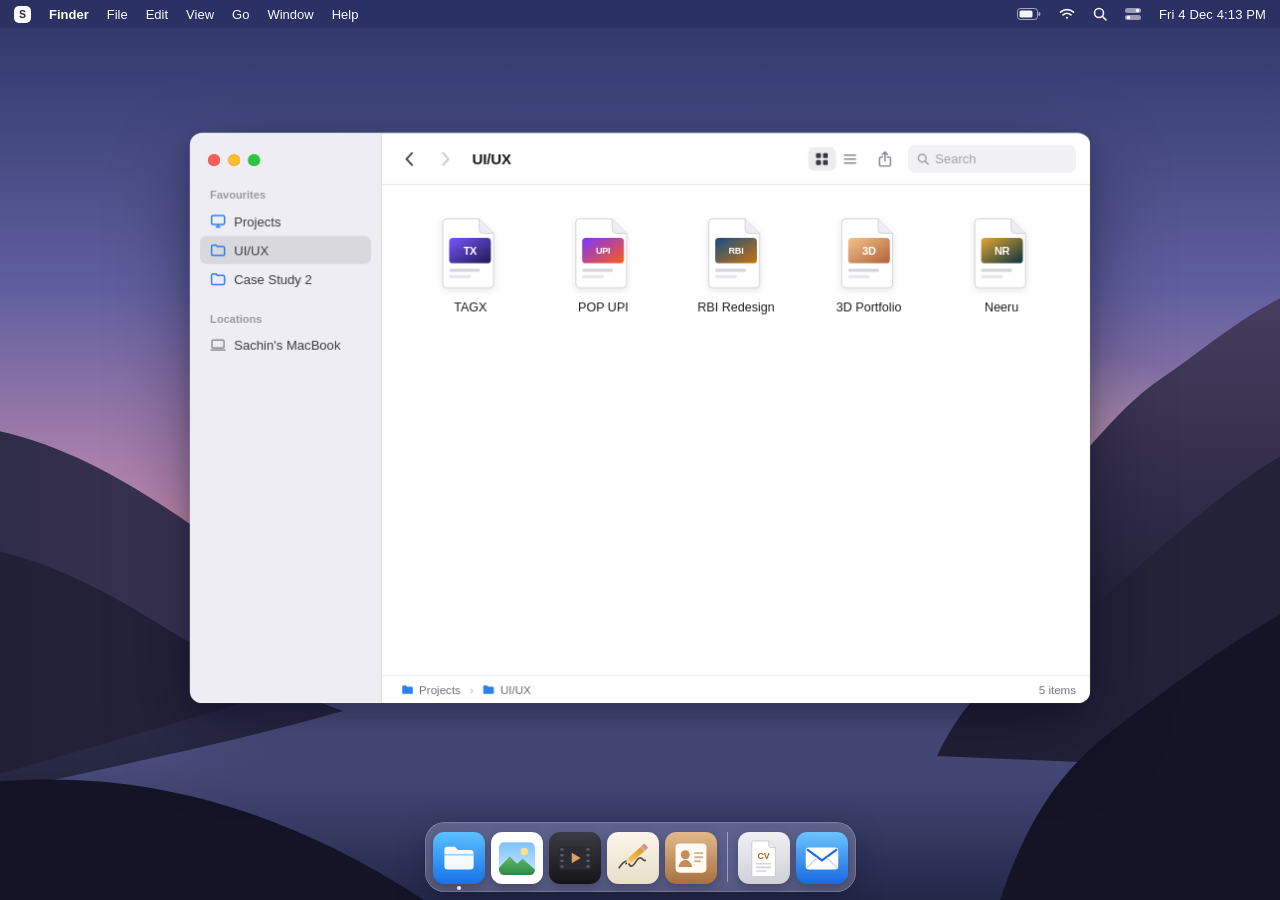
<file: laptop/finder-screen.html>
<!doctype html>
<html lang="en">
<head>
<meta charset="utf-8">
<meta name="viewport" content="width=device-width,initial-scale=1">
<title>Sachin — Projects</title>
<meta name="description" content="Explore Sachin's UI/UX case studies through a macOS-style Finder window.">
<style>
/* ============================================================
   TOKENS
   ============================================================ */
:root{
  --font:-apple-system,BlinkMacSystemFont,"SF Pro Text","SF Pro Display","Inter","Segoe UI",Roboto,Helvetica,Arial,sans-serif;
  --win-radius:12px;
  --sidebar:rgba(234,232,240,.78);
  --sidebar-ink:#3b3b40;
  --sidebar-muted:#9a99a2;
  --pane:#ffffff;
  --ink:#1d1d1f;
  --muted:#86868b;
  --hair:#e6e6e9;
  --hover:rgba(0,0,0,.055);
  --select:#0a63d8;
  --tint:#2d7ff0;
  --red:#ff5f57;--red-edge:#e0443e;
  --yellow:#febc2e;--yellow-edge:#dea123;
  --green:#28c840;--green-edge:#1aab29;
  --ease-out:cubic-bezier(.2,.8,.2,1);
  --ease-in:cubic-bezier(.4,0,1,1);
}
*{box-sizing:border-box}
[hidden]{display:none!important}
html,body{height:100%}
body{margin:0;overflow:hidden;font-family:var(--font);color:var(--ink);background:#2c2a4a;-webkit-font-smoothing:antialiased;user-select:none;-webkit-user-select:none}
button{font:inherit;color:inherit;background:none;border:0;padding:0;margin:0}
:focus-visible{outline:3px solid rgba(10,99,216,.55);outline-offset:2px;border-radius:8px}

/* ============================================================
   DESKTOP + WALLPAPER
   ============================================================ */
.desktop{position:fixed;inset:0;overflow:hidden}
.wallpaper{position:absolute;inset:0;width:100%;height:100%;display:block}

/* ============================================================
   MENU BAR (decorative)
   ============================================================ */
.menubar{position:absolute;z-index:5;top:0;left:0;right:0;height:28px;display:flex;align-items:center;justify-content:space-between;padding:0 14px;
  background:rgba(40,36,66,.28);backdrop-filter:blur(30px) saturate(1.6);-webkit-backdrop-filter:blur(30px) saturate(1.6);color:#fff;font-size:13px;pointer-events:none;text-shadow:0 1px 1px rgba(0,0,0,.08)}
.menubar .left,.menubar .right{display:flex;align-items:center;gap:18px}
.menubar .mono{width:17px;height:17px;border-radius:5px;display:grid;place-items:center;background:#fff;color:#2c2a4a;font-size:10.5px;font-weight:800;letter-spacing:-.02em}
.menubar b{font-weight:700}
.menubar svg{display:block;opacity:.95}
.menubar .clock{font-variant-numeric:tabular-nums;letter-spacing:.01em}

/* ============================================================
   FINDER WINDOW
   ============================================================ */
.stage{position:absolute;inset:28px 0 92px;display:grid;place-items:center;padding:16px;pointer-events:none}
.finder{pointer-events:auto;width:min(900px,100%);height:min(570px,100%);display:grid;grid-template-columns:192px 1fr;border-radius:var(--win-radius);overflow:hidden;
  background:var(--pane);
  box-shadow:0 0 0 .5px rgba(0,0,0,.28),0 0 0 1px rgba(255,255,255,.18) inset,0 30px 80px rgba(10,6,30,.42),0 10px 24px rgba(10,6,30,.22);
  transform-origin:50% 60%;will-change:transform,opacity}
.finder.is-closed{visibility:hidden;pointer-events:none}

/* sidebar */
.sidebar{background:var(--sidebar);backdrop-filter:blur(40px) saturate(1.8);-webkit-backdrop-filter:blur(40px) saturate(1.8);border-right:1px solid rgba(0,0,0,.07);padding:16px 10px;display:flex;flex-direction:column;gap:20px;overflow:hidden}
.lights{display:flex;gap:8px;padding:2px 8px 0;height:20px;align-items:center}
.light{width:12px;height:12px;border-radius:50%;position:relative;display:grid;place-items:center;flex:none}
.light.red{background:var(--red);box-shadow:inset 0 0 0 .5px var(--red-edge);cursor:default}
.light.yellow{background:var(--yellow);box-shadow:inset 0 0 0 .5px var(--yellow-edge)}
.light.green{background:var(--green);box-shadow:inset 0 0 0 .5px var(--green-edge)}
.light.red svg{opacity:0;transition:opacity .15s}
.lights:hover .light.red svg,.light.red:focus-visible svg{opacity:1}
.light.red:active{filter:brightness(.82)}
.side-group{display:flex;flex-direction:column;gap:1px}
.side-label{font-size:11px;font-weight:700;color:var(--sidebar-muted);padding:0 10px 5px}
.side-item{display:flex;align-items:center;gap:8px;height:28px;padding:0 10px;border-radius:6px;font-size:13px;color:var(--sidebar-ink);text-align:left;width:100%;cursor:default;transition:background-color .15s}
.side-item svg{flex:none;color:var(--tint)}
button.side-item:hover{background:rgba(0,0,0,.05)}
.side-item.active{background:rgba(0,0,0,.09)}
.side-item.static{pointer-events:none}
.side-item.static svg{color:#8e8d96}

/* main pane */
.main{position:relative;display:grid;grid-template-rows:52px minmax(0,1fr) 28px;min-width:0;min-height:0;background:var(--pane)}
.finder{grid-template-rows:minmax(0,1fr)}
.toolbar{display:flex;align-items:center;gap:6px;padding:0 14px 0 12px;border-bottom:1px solid var(--hair)}
.nav-btn{width:30px;height:28px;border-radius:6px;display:grid;place-items:center;color:#56565b;transition:background-color .15s,opacity .15s;cursor:default}
.nav-btn:hover:not(:disabled){background:var(--hover)}
.nav-btn:disabled{opacity:.28}
.title{font-size:15px;font-weight:700;margin-left:6px;white-space:nowrap;overflow:hidden;text-overflow:ellipsis;letter-spacing:-.01em}
.spacer{flex:1}
.tool-deco{display:flex;align-items:center;gap:14px;color:#8a8a90;margin-right:10px}
.tool-deco .seg{display:flex;border-radius:6px;overflow:hidden}
.tool-deco .seg span{width:28px;height:24px;display:grid;place-items:center}
.tool-deco .seg span.on{background:rgba(0,0,0,.07);color:#3a3a3f;border-radius:6px}
.search{width:168px;height:28px;border-radius:7px;background:#f1f1f3;display:flex;align-items:center;gap:6px;padding:0 9px;color:#a1a1a6;font-size:13px}

.content{position:relative;overflow:auto;padding:22px 26px 26px}
.grid{display:grid;grid-template-columns:repeat(auto-fill,minmax(118px,1fr));gap:14px 8px;align-content:start}
.item{display:flex;flex-direction:column;align-items:center;gap:6px;padding:6px 4px 8px;border-radius:10px;cursor:default;text-align:center;outline:none}
.item .ico{width:96px;height:80px;display:grid;place-items:center;border-radius:10px;transition:background-color .18s,transform .25s var(--ease-out)}
.item .ico svg{width:78px;height:auto;filter:drop-shadow(0 2px 3px rgba(0,0,0,.10));transition:transform .3s var(--ease-out)}
.item .ico svg.file{width:58px}
.item:hover .ico{background:var(--hover)}
.item:hover .ico svg{transform:translateY(-2px)}
.item:active .ico svg{transform:scale(.96)}
.item .name{font-size:12.5px;line-height:1.25;padding:1px 6px;border-radius:4px;max-width:112px;word-break:break-word;transition:background-color .12s,color .12s}
.item .sub{font-size:11px;color:var(--muted);margin-top:-3px}
.item.selected .ico,.item:focus-visible .ico{background:rgba(0,0,0,.09)}
.item.selected .name,.item:focus-visible .name{background:var(--select);color:#fff}
.item.selected .sub{color:#4b84d6}

.pathbar{display:flex;align-items:center;justify-content:space-between;gap:10px;padding:0 14px;border-top:1px solid #ededf0;font-size:11.5px;color:#6e6e73;white-space:nowrap}
.crumbs{display:flex;align-items:center;gap:4px;overflow:hidden}
.crumb{display:flex;align-items:center;gap:5px;padding:2px 5px;border-radius:4px;cursor:default}
button.crumb:hover{background:var(--hover)}
.crumb svg{color:var(--tint)}
.crumb-sep{color:#b5b5ba}

/* ============================================================
   PHOTOS / VIDEOS / DRAWINGS (opened from the dock)
   ============================================================ */
.finder{transition:width .38s var(--ease-out),height .38s var(--ease-out)}
.finder.is-media{width:min(1120px,100%);height:min(720px,100%)}
.finder.is-media .tool-deco{display:none}
.m-seg{display:none;align-items:center;height:28px;padding:2px;border-radius:8px;background:rgba(0,0,0,.06);margin-right:10px}
.finder.is-media .m-seg{display:flex}
.m-seg button{height:24px;padding:0 12px;border-radius:6px;font-size:12.5px;font-weight:500;color:#3a3a3f;cursor:default;transition:background-color .15s,box-shadow .15s}
.m-seg button[aria-pressed="true"]{background:#fff;box-shadow:0 0 0 .5px rgba(0,0,0,.12),0 1px 2px rgba(0,0,0,.12);font-weight:600}
.m-seg button:focus-visible{outline:2px solid var(--select);outline-offset:1px}
.content.is-media{padding:18px 18px 24px}
.m-head{display:flex;align-items:baseline;justify-content:space-between;gap:12px;margin:2px 4px 14px}
.m-head h2{margin:0;font-size:22px;font-weight:700;letter-spacing:-.02em}
.m-head p{margin:0;font-size:12.5px;color:var(--muted)}
.grid.is-media{grid-template-columns:repeat(auto-fill,minmax(148px,1fr));gap:3px}
.m-tile{position:relative;display:block;aspect-ratio:1;overflow:hidden;padding:0;border:0;background:#ececf0;cursor:default;outline:none}
.m-tile img,.m-tile video{display:block;width:100%;height:100%;object-fit:cover;opacity:0;transition:opacity .35s ease}
.m-tile.is-loaded img,.m-tile.is-loaded video{opacity:1}
.m-tile::after{content:"";position:absolute;inset:0;pointer-events:none;transition:box-shadow .12s}
.m-tile:hover::after{background:rgba(0,0,0,.06)}
.m-tile.selected::after,.m-tile:focus-visible::after{box-shadow:inset 0 0 0 3px var(--select)}
.m-dur{position:absolute;right:7px;bottom:6px;display:flex;align-items:center;gap:4px;font-size:11px;font-weight:600;color:#fff;text-shadow:0 1px 3px rgba(0,0,0,.6);pointer-events:none;font-variant-numeric:tabular-nums}
.m-dur svg{width:9px;height:9px}
.grid.is-media.is-art .m-tile{background:#f3efe6}
/* the viewer: fills the window, like opening a photo in Photos */
.mv{position:absolute;inset:0;z-index:8;display:grid;grid-template-rows:52px minmax(0,1fr);grid-template-columns:minmax(0,1fr);background:#1b1b1d;color:#f2f2f4}
.mv[hidden]{display:none}
.mv-bar{display:flex;align-items:center;gap:10px;padding:0 10px 0 14px;border-bottom:1px solid rgba(255,255,255,.08)}
.mv-back{display:flex;align-items:center;gap:6px;height:28px;padding:0 10px 0 8px;border-radius:6px;font-size:13px;color:#e8e8ec;cursor:default}
.mv-back:hover{background:rgba(255,255,255,.1)}
.mv-title{flex:1;text-align:center;font-size:13px;font-weight:600}
.mv-title span{display:block;font-size:11px;font-weight:400;color:#9a9aa2;margin-top:1px}
.mv-close{width:28px;height:28px;border-radius:6px;display:grid;place-items:center;color:#cfcfd4;cursor:default}
.mv-close:hover{background:rgba(255,255,255,.1)}
.mv-stage{position:relative;min-height:0;overflow:hidden}
.mv-stage img,.mv-stage video{position:absolute;inset:0;margin:auto;width:auto;height:auto;max-width:calc(100% - 128px);max-height:calc(100% - 36px);object-fit:contain;display:block;border-radius:2px;box-shadow:0 10px 40px rgba(0,0,0,.45)}
.mv-stage video{width:calc(100% - 128px);height:calc(100% - 36px);background:#000}
.mv-nav{position:absolute;top:50%;width:36px;height:36px;margin-top:-18px;border-radius:50%;display:grid;place-items:center;background:rgba(255,255,255,.12);color:#fff;cursor:default;transition:background-color .15s,opacity .15s}
.mv-nav:hover{background:rgba(255,255,255,.22)}
.mv-nav:disabled{opacity:.25}
.mv-prev{left:14px}.mv-next{right:14px}
.mv-back:focus-visible,.mv-close:focus-visible,.mv-nav:focus-visible{outline:2px solid #6aa8ff;outline-offset:1px}

/* ============================================================
   DOCK (shortcuts to the rest of the portfolio)
   ============================================================ */
.dock-wrap{position:absolute;z-index:6;left:0;right:0;bottom:8px;display:flex;justify-content:center;pointer-events:none}
.dock{pointer-events:auto;height:70px;display:flex;align-items:flex-end;gap:6px;padding:0 8px 8px;border-radius:20px;
  background:rgba(255,255,255,.22);backdrop-filter:blur(30px) saturate(1.7);-webkit-backdrop-filter:blur(30px) saturate(1.7);
  box-shadow:0 0 0 .5px rgba(255,255,255,.35) inset,0 0 0 .5px rgba(0,0,0,.18),0 10px 30px rgba(10,6,30,.25);cursor:default}
.dock-item{--s:1;position:relative;width:calc(52px * var(--s));height:calc(52px * var(--s));flex:none;transition:width .16s var(--ease-out),height .16s var(--ease-out)}
.dock.tracking .dock-item{transition:width .06s linear,height .06s linear}
.dock-item svg{width:100%;height:100%;display:block;filter:drop-shadow(0 3px 5px rgba(0,0,0,.22));pointer-events:none}
.dock-item .tip{position:absolute;left:50%;bottom:calc(100% + 12px);transform:translate(-50%,4px);padding:4px 10px;border-radius:6px;background:rgba(40,40,46,.86);color:#fff;font-size:12px;white-space:nowrap;opacity:0;pointer-events:none;transition:opacity .15s,transform .15s}
.dock-item .tip:after{content:"";position:absolute;left:50%;top:100%;transform:translateX(-50%);border:5px solid transparent;border-top-color:rgba(40,40,46,.86)}
.dock-item:hover .tip{opacity:1;transform:translate(-50%,0)}
.dock-item .dot{position:absolute;left:50%;bottom:-6px;width:4px;height:4px;margin-left:-2px;border-radius:50%;background:rgba(255,255,255,.9);opacity:0;transition:opacity .3s}
.dock-item.running .dot{opacity:1}
.dock-sep{width:1px;align-self:stretch;margin:10px 4px 2px;background:rgba(255,255,255,.4)}
.dock-item{cursor:pointer;border:0;padding:0;background:none;color:inherit;font:inherit;-webkit-tap-highlight-color:transparent}
.dock-item:focus{outline:none}
.dock-item:focus-visible .tip{opacity:1;transform:translate(-50%,0)}
.dock-item:focus-visible svg{outline:2px solid rgba(255,255,255,.95);outline-offset:3px;border-radius:14px}
.dock-item:active svg{filter:drop-shadow(0 3px 5px rgba(0,0,0,.22)) brightness(.82)}

/* ============================================================
   FULL-SCREEN PROJECT VIEWER
   ============================================================ */
.viewer{position:fixed;inset:0;z-index:50;display:grid;grid-template-rows:44px 1fr;background:#f6f6f8;will-change:clip-path}
.v-bar{position:relative;display:flex;align-items:center;gap:14px;padding:0 14px;background:rgba(246,246,248,.94);backdrop-filter:blur(20px);-webkit-backdrop-filter:blur(20px);border-bottom:1px solid #dcdce0}
.v-bar .lights{padding:0 4px 0 2px}
.v-back{display:flex;align-items:center;gap:4px;height:28px;padding:0 12px 0 8px;border-radius:7px;font-size:13px;font-weight:600;color:#3a3a3f;background:rgba(0,0,0,.05);cursor:default;transition:background-color .15s,transform .15s}
.v-back:hover{background:rgba(0,0,0,.09)}
.v-back:active{transform:scale(.97)}
.v-title{position:absolute;left:50%;transform:translateX(-50%);font-size:13px;font-weight:700;color:#3a3a3f;white-space:nowrap;max-width:46vw;overflow:hidden;text-overflow:ellipsis;pointer-events:none}
.v-hint{margin-left:auto;font-size:11.5px;color:#9a9aa0;display:flex;align-items:center;gap:6px}
.v-hint kbd{font-family:var(--font);font-size:10.5px;padding:1px 6px;border-radius:4px;border:1px solid #d2d2d7;background:#fff;color:#6e6e73}
.v-body{position:relative;overflow:hidden;background:#fff}
.v-body iframe{position:absolute;inset:0;width:100%;height:100%;border:0;background:#fff;opacity:0;transition:opacity .35s ease}
.v-body iframe.ready{opacity:1}
.loader{position:absolute;inset:0;display:grid;place-items:center;align-content:center;gap:14px;color:#86868b;font-size:13px;transition:opacity .3s}
.loader.done{opacity:0;pointer-events:none}
.spinner{width:26px;height:26px;border-radius:50%;border:2.5px solid #e2e2e6;border-top-color:#8e8e93;animation:spin .8s linear infinite}
@keyframes spin{to{transform:rotate(360deg)}}
.placeholder{position:absolute;inset:0;display:grid;place-items:center;align-content:center;gap:10px;padding:24px;text-align:center;background:linear-gradient(180deg,#fbfbfd,#f2f2f5)}
.placeholder svg{width:88px;height:auto;margin-bottom:8px;filter:drop-shadow(0 6px 14px rgba(0,0,0,.12))}
.placeholder h2{margin:0;font-size:24px;letter-spacing:-.02em}
.placeholder p{margin:0;max-width:380px;color:#6e6e73;font-size:14px;line-height:1.55}
.placeholder .tag{margin-top:8px;font-size:11px;font-weight:700;letter-spacing:.12em;text-transform:uppercase;color:#a1a1a6}

/* ============================================================
   RESPONSIVE
   ============================================================ */
@media (max-width:760px){
  .finder{grid-template-columns:1fr}
  .sidebar{display:none}
  .toolbar .lights{display:flex}
  .tool-deco,.search{display:none}
  .grid{grid-template-columns:repeat(auto-fill,minmax(96px,1fr))}
  .item .ico{width:84px;height:72px}
  .item .ico svg{width:66px}.item .ico svg.file{width:44px}
  .menubar .hide-sm{display:none}
  .dock-item{width:calc(40px * var(--s));height:calc(40px * var(--s))}
  .dock{height:56px;gap:4px;padding-bottom:7px;border-radius:16px}
  .dock .hide-sm{display:none}
  .stage{bottom:76px}
  .v-hint{display:none}
}
@media (min-width:761px){.toolbar .lights{display:none}}
@media (prefers-reduced-motion:reduce){*{transition-duration:.01ms!important;animation-duration:.01ms!important}}
</style>
</head>
<body>

<!-- Shared SVG gradients -->
<svg width="0" height="0" style="position:absolute" aria-hidden="true" focusable="false">
  <defs>
    <linearGradient id="gFolderBack" x1="0" y1="0" x2="0" y2="1"><stop offset="0" stop-color="#4fa0e6"/><stop offset="1" stop-color="#3d8fdb"/></linearGradient>
    <linearGradient id="gFolderFront" x1="0" y1="0" x2="0" y2="1"><stop offset="0" stop-color="#8fd0fc"/><stop offset="1" stop-color="#62b2f2"/></linearGradient>
    <linearGradient id="dFiles" x1="0" y1="0" x2="0" y2="1"><stop offset="0" stop-color="#5cc0ff"/><stop offset="1" stop-color="#1673ea"/></linearGradient>
    <linearGradient id="dChat" x1="0" y1="0" x2="0" y2="1"><stop offset="0" stop-color="#8f80ff"/><stop offset="1" stop-color="#5a44e2"/></linearGradient>
    <linearGradient id="dGallery" x1="0" y1="0" x2="1" y2="1"><stop offset="0" stop-color="#ffc061"/><stop offset="1" stop-color="#ff5f6d"/></linearGradient>
    <linearGradient id="dMusicNote" x1="0" y1="0" x2="1" y2="1"><stop offset="0" stop-color="#ff7eb3"/><stop offset="1" stop-color="#ff9a44"/></linearGradient>
    <linearGradient id="dDark" x1="0" y1="0" x2="0" y2="1"><stop offset="0" stop-color="#3a3a44"/><stop offset="1" stop-color="#1b1b21"/></linearGradient>
    <linearGradient id="dSettings" x1="0" y1="0" x2="0" y2="1"><stop offset="0" stop-color="#d9d9de"/><stop offset="1" stop-color="#9a9aa2"/></linearGradient>
    <linearGradient id="dDownloads" x1="0" y1="0" x2="0" y2="1"><stop offset="0" stop-color="#7cc6ff"/><stop offset="1" stop-color="#3a8ff0"/></linearGradient>
    <linearGradient id="dTrash" x1="0" y1="0" x2="0" y2="1"><stop offset="0" stop-color="#f4f4f7"/><stop offset="1" stop-color="#c9c9d0"/></linearGradient>
    <linearGradient id="dSky" x1="0" y1="0" x2="0" y2="1"><stop offset="0" stop-color="#7cc4ff"/><stop offset="1" stop-color="#c9e6ff"/></linearGradient>
    <linearGradient id="dHill" x1="0" y1="0" x2="0" y2="1"><stop offset="0" stop-color="#5dbb63"/><stop offset="1" stop-color="#2f8a4a"/></linearGradient>
    <linearGradient id="dCam" x1="0" y1="0" x2="0" y2="1"><stop offset="0" stop-color="#3b3b43"/><stop offset="1" stop-color="#151519"/></linearGradient>
    <linearGradient id="dCamBody" x1="0" y1="0" x2="0" y2="1"><stop offset="0" stop-color="#f3f3f6"/><stop offset="1" stop-color="#cfcfd6"/></linearGradient>
    <radialGradient id="dLens" cx=".38" cy=".34" r=".8"><stop offset="0" stop-color="#5d7fb8"/><stop offset=".45" stop-color="#1f2b44"/><stop offset="1" stop-color="#07080c"/></radialGradient>
    <linearGradient id="dPaper" x1="0" y1="0" x2="0" y2="1"><stop offset="0" stop-color="#fbf6ea"/><stop offset="1" stop-color="#e9dfc8"/></linearGradient>
    <linearGradient id="dPencil" x1="0" y1="0" x2="1" y2="0"><stop offset="0" stop-color="#f6c453"/><stop offset=".5" stop-color="#eaa93a"/><stop offset="1" stop-color="#d48f25"/></linearGradient>
    <linearGradient id="dAbout" x1="0" y1="0" x2="0" y2="1"><stop offset="0" stop-color="#e3b98b"/><stop offset="1" stop-color="#a7713f"/></linearGradient>
    <linearGradient id="dDoc" x1="0" y1="0" x2="0" y2="1"><stop offset="0" stop-color="#f1f1f4"/><stop offset="1" stop-color="#cfd0d8"/></linearGradient>
    <linearGradient id="dMail" x1="0" y1="0" x2="0" y2="1"><stop offset="0" stop-color="#6cc4ff"/><stop offset="1" stop-color="#1769e0"/></linearGradient>
  </defs>
</svg>

<div class="desktop">
  <!-- Original illustrated wallpaper: dusk coastline -->
  <svg class="wallpaper" viewBox="0 0 1600 1000" preserveAspectRatio="xMidYMid slice" aria-hidden="true">
    <defs>
      <linearGradient id="wSky" x1="0" y1="0" x2="0" y2="1">
        <stop offset="0" stop-color="#2d3566"/><stop offset=".32" stop-color="#5f5f9e"/><stop offset=".55" stop-color="#b585ad"/><stop offset=".7" stop-color="#eaa9a1"/><stop offset=".78" stop-color="#f6c3a6"/>
      </linearGradient>
      <linearGradient id="wSea" x1="0" y1="0" x2="0" y2="1">
        <stop offset="0" stop-color="#8f86b4"/><stop offset=".35" stop-color="#5a5d92"/><stop offset="1" stop-color="#232748"/>
      </linearGradient>
      <linearGradient id="wCliff" x1="0" y1="0" x2="0" y2="1"><stop offset="0" stop-color="#4a3f62"/><stop offset="1" stop-color="#1c1d33"/></linearGradient>
      <linearGradient id="wCliff2" x1="0" y1="0" x2="1" y2="0"><stop offset="0" stop-color="#2a2843"/><stop offset="1" stop-color="#4e4468"/></linearGradient>
      <radialGradient id="wGlow" cx="0" cy="0" r="1" gradientUnits="userSpaceOnUse" gradientTransform="translate(980 640) scale(620 300)">
        <stop offset="0" stop-color="#ffe0bf" stop-opacity=".85"/><stop offset="1" stop-color="#ffe0bf" stop-opacity="0"/>
      </radialGradient>
      <filter id="wBlur" x="-50%" y="-300%" width="200%" height="700%"><feGaussianBlur stdDeviation="18"/></filter>
    </defs>
    <rect width="1600" height="1000" fill="url(#wSky)"/>
    <rect width="1600" height="1000" fill="url(#wGlow)"/>
    <!-- far ridge -->
    <path d="M0 640 C180 600 300 615 430 590 C560 566 690 600 820 612 C960 625 1060 598 1180 604 L1600 610 L1600 660 L0 660Z" fill="#8a7fb0" opacity=".55"/>
    <path d="M0 655 C220 628 380 640 560 626 C760 612 900 640 1100 634 C1300 628 1460 640 1600 632 L1600 670 L0 670Z" fill="#6f679b" opacity=".6"/>
    <!-- sea -->
    <rect y="660" width="1600" height="340" fill="url(#wSea)"/>
    <g opacity=".35" stroke="#ffd9c2" stroke-linecap="round">
      <path d="M820 690 H1120" stroke-width="3"/><path d="M860 712 H1080" stroke-width="2"/><path d="M900 736 H1040" stroke-width="2"/><path d="M930 762 H1010" stroke-width="1.5"/>
    </g>
    <!-- left headland -->
    <path d="M0 470 C110 468 200 515 285 572 C365 628 465 678 640 706 C470 742 290 806 0 884Z" fill="url(#wCliff2)"/>
    <path d="M0 600 C100 604 180 640 260 690 C320 728 390 760 470 790 C330 830 170 860 0 900Z" fill="#1d1c31" opacity=".75"/>
    <path d="M0 880 C180 846 360 870 560 1000 L0 1000Z" fill="#141427"/>
    <!-- right cliffs -->
    <path d="M1600 300 C1500 320 1440 380 1380 420 C1320 460 1290 520 1230 560 C1180 594 1130 620 1080 650 C1040 676 1010 700 990 730 L1600 760Z" fill="url(#wCliff)"/>
    <path d="M1600 470 C1520 490 1460 540 1400 590 C1340 640 1280 700 1210 744 C1170 770 1150 800 1130 840 L1600 860Z" fill="#232238"/>
    <path d="M1600 640 C1500 680 1420 740 1340 800 C1290 838 1240 880 1200 1000 L1600 1000Z" fill="#141427"/>
  </svg>

  <!-- Menu bar (decorative) -->
  <header class="menubar" aria-hidden="true">
    <div class="left">
      <span class="mono">S</span>
      <b>Finder</b>
      <span class="hide-sm">File</span><span class="hide-sm">Edit</span><span class="hide-sm">View</span><span class="hide-sm">Go</span><span class="hide-sm">Window</span><span class="hide-sm">Help</span>
    </div>
    <div class="right">
      <svg class="hide-sm" width="24" height="12" viewBox="0 0 24 12"><rect x=".5" y=".5" width="20" height="11" rx="3" fill="none" stroke="#fff" opacity=".6"/><rect x="2.5" y="2.5" width="13" height="7" rx="1.5" fill="#fff"/><rect x="21.5" y="4" width="1.8" height="4" rx=".9" fill="#fff" opacity=".6"/></svg>
      <svg width="16" height="12" viewBox="0 0 16 12" fill="none" stroke="#fff" stroke-width="1.6" stroke-linecap="round"><path d="M1.5 4.2a9.5 9.5 0 0 1 13 0"/><path d="M4 6.9a6 6 0 0 1 8 0"/><circle cx="8" cy="9.8" r="1" fill="#fff" stroke="none"/></svg>
      <svg class="hide-sm" width="14" height="14" viewBox="0 0 14 14" fill="none" stroke="#fff" stroke-width="1.6"><circle cx="6" cy="6" r="4.5"/><path d="M9.4 9.4 13 13" stroke-linecap="round"/></svg>
      <svg class="hide-sm" width="16" height="14" viewBox="0 0 16 14" fill="#fff"><rect x="0" y="1" width="16" height="5" rx="2.5" opacity=".55"/><circle cx="12.5" cy="3.5" r="1.8"/><rect x="0" y="8" width="16" height="5" rx="2.5" opacity=".55"/><circle cx="3.5" cy="10.5" r="1.8"/></svg>
      <span class="clock" id="clock"></span>
    </div>
  </header>

  <!-- Finder window -->
  <div class="stage">
    <section class="finder is-closed" id="finder" aria-label="Finder — Projects">
      <aside class="sidebar">
        <div class="lights">
          <button class="light red" data-close-finder aria-label="Close window"><svg width="6" height="6" viewBox="0 0 6 6" stroke="#7a1a14" stroke-width="1.2" stroke-linecap="round"><path d="M1 1l4 4M5 1 1 5"/></svg></button>
          <span class="light yellow" aria-hidden="true"></span>
          <span class="light green" aria-hidden="true"></span>
        </div>
        <nav class="side-group" aria-label="Favourites">
          <div class="side-label">Favourites</div>
          <button class="side-item" data-go="root">
            <svg width="16" height="16" viewBox="0 0 16 16" fill="none" stroke="currentColor" stroke-width="1.5" stroke-linejoin="round"><rect x="1.5" y="2.5" width="13" height="9" rx="1.5"/><path d="M5.5 14h5M8 11.5V14"/></svg>
            Projects
          </button>
          <button class="side-item" data-go="uiux">
            <svg width="16" height="16" viewBox="0 0 16 16" fill="none" stroke="currentColor" stroke-width="1.5" stroke-linejoin="round"><path d="M1.5 4.5a1.5 1.5 0 0 1 1.5-1.5h3l1.5 1.5H13a1.5 1.5 0 0 1 1.5 1.5v6A1.5 1.5 0 0 1 13 13.5H3A1.5 1.5 0 0 1 1.5 12z"/></svg>
            UI/UX
          </button>
          <button class="side-item" data-go="cs2">
            <svg width="16" height="16" viewBox="0 0 16 16" fill="none" stroke="currentColor" stroke-width="1.5" stroke-linejoin="round"><path d="M1.5 4.5a1.5 1.5 0 0 1 1.5-1.5h3l1.5 1.5H13a1.5 1.5 0 0 1 1.5 1.5v6A1.5 1.5 0 0 1 13 13.5H3A1.5 1.5 0 0 1 1.5 12z"/></svg>
            Case Study 2
          </button>
        </nav>
        <div class="side-group" aria-hidden="true">
          <div class="side-label">Locations</div>
          <div class="side-item static">
            <svg width="16" height="16" viewBox="0 0 16 16" fill="none" stroke="currentColor" stroke-width="1.5"><rect x="2" y="3" width="12" height="8" rx="1.2"/><path d="M1 13h14" stroke-linecap="round"/></svg>
            Sachin's MacBook
          </div>
        </div>
      </aside>

      <div class="main">
        <div class="toolbar">
          <div class="lights">
            <button class="light red" data-close-finder aria-label="Close window"><svg width="6" height="6" viewBox="0 0 6 6" stroke="#7a1a14" stroke-width="1.2" stroke-linecap="round"><path d="M1 1l4 4M5 1 1 5"/></svg></button>
            <span class="light yellow" aria-hidden="true"></span>
            <span class="light green" aria-hidden="true"></span>
          </div>
          <button class="nav-btn" id="btnBack" aria-label="Back" disabled><svg width="9" height="14" viewBox="0 0 9 14" fill="none" stroke="currentColor" stroke-width="2" stroke-linecap="round" stroke-linejoin="round"><path d="M7 1 1.5 7 7 13"/></svg></button>
          <button class="nav-btn" id="btnFwd" aria-label="Forward" disabled><svg width="9" height="14" viewBox="0 0 9 14" fill="none" stroke="currentColor" stroke-width="2" stroke-linecap="round" stroke-linejoin="round"><path d="M2 1l5.5 6L2 13"/></svg></button>
          <div class="title" id="title">Projects</div>
          <div class="spacer"></div>
          <div class="m-seg" id="mSeg" role="group" aria-label="Library">
            <button type="button" data-media="photos" aria-pressed="false">Photos</button>
            <button type="button" data-media="videos" aria-pressed="false">Videos</button>
            <button type="button" data-media="drawings" aria-pressed="false">Drawings</button>
          </div>
          <div class="tool-deco" aria-hidden="true">
            <div class="seg">
              <span class="on"><svg width="14" height="14" viewBox="0 0 14 14" fill="currentColor"><rect x="1" y="1" width="5" height="5" rx="1.2"/><rect x="8" y="1" width="5" height="5" rx="1.2"/><rect x="1" y="8" width="5" height="5" rx="1.2"/><rect x="8" y="8" width="5" height="5" rx="1.2"/></svg></span>
              <span><svg width="14" height="14" viewBox="0 0 14 14" fill="none" stroke="currentColor" stroke-width="1.5" stroke-linecap="round"><path d="M1.5 3h11M1.5 7h11M1.5 11h11"/></svg></span>
            </div>
            <svg width="14" height="16" viewBox="0 0 14 16" fill="none" stroke="currentColor" stroke-width="1.5" stroke-linecap="round" stroke-linejoin="round"><path d="M4.5 6H3a1.5 1.5 0 0 0-1.5 1.5v6A1.5 1.5 0 0 0 3 15h8a1.5 1.5 0 0 0 1.5-1.5v-6A1.5 1.5 0 0 0 11 6H9.5M7 1v9M4.5 3.5 7 1l2.5 2.5"/></svg>
          </div>
          <div class="search" aria-hidden="true">
            <svg width="12" height="12" viewBox="0 0 14 14" fill="none" stroke="currentColor" stroke-width="1.7"><circle cx="6" cy="6" r="4.5"/><path d="M9.4 9.4 13 13" stroke-linecap="round"/></svg>
            Search
          </div>
        </div>

        <div class="content" id="content"><div class="grid" id="grid" role="list"></div></div>
        <div class="mv" id="mv" role="dialog" aria-modal="true" aria-labelledby="mvTitle" hidden>
          <div class="mv-bar">
            <button type="button" class="mv-back" id="mvBack"><svg width="8" height="12" viewBox="0 0 9 14" fill="none" stroke="currentColor" stroke-width="2.2" stroke-linecap="round" stroke-linejoin="round"><path d="M7 1 1.5 7 7 13"/></svg><span id="mvBackLabel">Photos</span></button>
            <div class="mv-title" id="mvTitle"></div>
            <button type="button" class="mv-close" id="mvClose" aria-label="Close"><svg width="12" height="12" viewBox="0 0 12 12" stroke="currentColor" stroke-width="1.6" stroke-linecap="round"><path d="M2 2l8 8M10 2 2 10"/></svg></button>
          </div>
          <div class="mv-stage" id="mvStage">
            <button type="button" class="mv-nav mv-prev" id="mvPrev" aria-label="Previous"><svg width="9" height="14" viewBox="0 0 9 14" fill="none" stroke="currentColor" stroke-width="2" stroke-linecap="round" stroke-linejoin="round"><path d="M7 1 1.5 7 7 13"/></svg></button>
            <button type="button" class="mv-nav mv-next" id="mvNext" aria-label="Next"><svg width="9" height="14" viewBox="0 0 9 14" fill="none" stroke="currentColor" stroke-width="2" stroke-linecap="round" stroke-linejoin="round"><path d="M2 1l5.5 6L2 13"/></svg></button>
          </div>
        </div>

        <footer class="pathbar">
          <div class="crumbs" id="crumbs"></div>
          <div id="count"></div>
        </footer>
      </div>
    </section>
  </div>

  <!-- Dock: hover effects only, nothing is clickable -->
  <div class="dock-wrap">
    <nav class="dock" id="dock" aria-label="Go to"></nav>
  </div>
</div>

<!-- Full-screen project viewer -->
<div class="viewer" id="viewer" role="dialog" aria-modal="true" aria-labelledby="vTitle" hidden>
  <div class="v-bar">
    <div class="lights">
      <button class="light red" id="vClose" aria-label="Close project"><svg width="6" height="6" viewBox="0 0 6 6" stroke="#7a1a14" stroke-width="1.2" stroke-linecap="round"><path d="M1 1l4 4M5 1 1 5"/></svg></button>
      <span class="light yellow" aria-hidden="true"></span>
      <span class="light green" aria-hidden="true"></span>
    </div>
    <button class="v-back" id="vBack"><svg width="8" height="12" viewBox="0 0 9 14" fill="none" stroke="currentColor" stroke-width="2.2" stroke-linecap="round" stroke-linejoin="round"><path d="M7 1 1.5 7 7 13"/></svg><span id="vBackLabel">Back</span></button>
    <div class="v-title" id="vTitle"></div>
    <div class="v-hint"><kbd>esc</kbd> to close</div>
  </div>
  <div class="v-body" id="vBody"></div>
</div>

<script>window.CASE_CHUNKS = {
 "cs2-tagx-case-study.html": [
  "cases2/cs2-tagx-case-study.js"
 ],
 "cs2-pop-desktop.html": [
  "cases2/cs2-pop-desktop.js"
 ],
 "cs2-rbi-redesign.html": [
  "cases2/cs2-rbi-redesign.js"
 ],
 "cs2-teams-redesign.html": [
  "cases2/cs2-teams-redesign.js"
 ],
 "TAGX-publishable-case-study.html": [
  "cases/tagx-publishable-case-study-1.js"
 ],
 "POP_UPI_Desktop_CaseStudy_Animated.html": [
  "cases/pop-upi-case-study-1.js"
 ],
 "RBI_CaseStudy_Animated.html": [
  "cases/rbi-casestudy-animated-1.js"
 ],
 "Portfolio_design-system.html": [
  "cases/portfolio-design-system-1.js"
 ],
 "Neeru-case-study.html": [
  "cases/neeru-case-study-1.js"
 ]
};</script>
<script>
/* =====================================================================
   CONFIG — edit names and links here.
   `src` is a path or URL to the project page. Case studies are linked by
   file name, so keep this page in the same folder as them (Postfolio2.0).
   Leave it '' to show a
   "link coming soon" screen until you have the link.
   ===================================================================== */
const CONFIG = {
  reopenDelay: 1500,           // ms before the Finder window pops back up after closing
  folders: {
    uiux: {
      title: 'UI/UX',
      glyph: 'pen',
      items: [
        { name: 'TAGX',         src: 'TAGX-publishable-case-study.html', mark: 'TX',  colors: ['#7657ff', '#211a50'], kind: 'Case study' },
        { name: 'POP UPI',      src: 'POP_UPI_Desktop_CaseStudy_Animated.html', mark: 'UPI', colors: ['#7b36ff', '#ff5b18'], kind: 'Case study' },
        { name: 'RBI Redesign', src: 'RBI_CaseStudy_Animated.html', mark: 'RBI', colors: ['#164f86', '#c8740d'], kind: 'Case study' },
        { name: '3D Portfolio', src: 'Portfolio_design-system.html', mark: '3D',  colors: ['#f4c48c', '#b0623a'], kind: 'Case study' },
        { name: 'Neeru',        src: 'Neeru-case-study.html', mark: 'NR', colors: ['#e3a530', '#0b3442'], kind: 'Case study' }
      ]
    },
    cs2: {
      title: 'Case Study 2',
      glyph: 'pen',
      items: [
        { name: 'TAGX',           src: 'cs2-tagx-case-study.html',   mark: 'TX',  colors: ['#7657ff', '#1b1b22'], kind: 'Case study' },
        { name: 'POP Desktop',    src: 'cs2-pop-desktop.html',       mark: 'POP', colors: ['#7b36ff', '#ff5b18'], kind: 'Case study' },
        { name: 'RBI Redesign',   src: 'cs2-rbi-redesign.html',      mark: 'RBI', colors: ['#0b2b4a', '#c8740d'], kind: 'Case study' },
        { name: 'Teams Redesign', src: 'cs2-teams-redesign.html',    mark: 'MT',  colors: ['#5b5fc7', '#2b2c6e'], kind: 'Case study' }
      ]
    }
  }
};


/* Photos, Videos and Drawings: opened from the dock, not listed in Projects.
   Each folder reads ONLY from its own source folder, named file by file:
     photos   → ../camera/photos/      (the camera's Photography gallery)
     videos   → ../camera/video/       (the camera's Videography gallery)
     drawings → ../album/assets/artwork/ (the art album, in album order)  */
const MEDIA = {
  photos:   { title: 'Photos',   label: 'Photography', noun: ['photo', 'photos'],     base: '../camera/photos/', type: 'image',
              files: ["548135477_17907573510231868_974938798159886771_n.webp", "625973079_17923596600231868_7020002077859966469_n.webp", "653398533_17929286595231868_1940025430470734941_n.webp", "SaveVid.Net_625258052_17923626684231868_313472440058882886_n.jpg", "SaveVid.Net_625449197_17923626720231868_9085159601143644479_n.jpg", "SaveVid.Net_625970553_17923626702231868_3699082631112119949_n.jpg", "SaveVid.Net_627002920_17923626738231868_3889022696531305817_n.jpg", "WhatsApp Image 2026-08-24 at 7.36.41 PM (1).jpeg", "WhatsApp Image 2026-08-24 at 7.36.41 PM.jpeg", "WhatsApp Image 2026-08-24 at 7.36.42 PM (1).jpeg", "WhatsApp Image 2026-08-24 at 7.36.42 PM.jpeg", "WhatsApp Image 2026-09-18 at 6.00.08 PM.jpeg"] },
  videos:   { title: 'Videos',   label: 'Videography', noun: ['video', 'videos'],     base: '../camera/video/', type: 'video',
              files: ["AQMPKa1AgTKHLYUUjRasU1JA0uEvuGJR2zmyEd7orCPI-k4JzbCTC7B2_dFTPSTQ1qIBsk5BvgRhhmHnmlQP0rJUi6jbNW26GQiKc6s.mp4", "AQNFq8KOUPbM9RBVLOnoLCYhh6S5yXw7iwFehuoVix_F5Ij2anpikQWvSJ4va6l44rQCHQE6A--hJHaik2obnays.mp4", "AQO5LWUYIQm-Pl5ir9l6tAovtje1zIhZUZl4zf4EYGH7mMllz0LBjoDcsOS-zlEnWeRubnvmRt2M77nOjAtT5ekLDfXC_sP5nu9rd_k.mp4", "AQOGI-ZsLxrzPsan7wYDbWZJC5luRzQ_X7xuOnvUMNPDe3pEIPMYktLkbFckK-Fiyewu5lGg_PS7iBbfnpIH3cWXCJ1UodbtDD8N3CI.mp4", "AQOXiNzTU3fJUrvOUPIAOH5uDjTI24j45Y-VZjb2mYAnMkYwnVVFNlc0DpFWapcGjNGy1cggnYxO1VyoeFv_1unuFodzDh9q_mG4XxA.mp4", "AQOfRoQoumTSNgMHzl0x-kZGn8gYArvGePhI1mnvTEsYQR4mTTMEfQp2vvASIEhfaKBrs70imyq6qznrAjuy3s_dRGvpnvgUA1Be3sM.mp4", "AQP0t8xkX8iUiz4Cv-Sh_OeKRHgMcKApAJc3dcsp10U_HCgKC4fPuNYbzH31PeWBKSYRJZzBVlzMAvwwQMbaDZWvWTw1Mbq607KWSns.mp4", "AQPb6HknQtIkww37cG9KqSTCipadMZN_NRIRnt2IZtZ4ZEuDHRM7KkGxW15anLVR6PsVGSFul3_nYlSEjTwXuEj1WvhX2sTsQ4ZanBc.mp4"],
              poster: f => 'posters/' + f.replace(/\.mp4$/, '.jpg'),   // stills made from these same clips, kept in camera/video/posters/
              seconds: [32.4, 12.4, 25.2, 17.2, 7.3, 16.4, 43.0, 10.8] },
  drawings: { title: 'Drawings', label: 'Drawings, 2020 to 2023', noun: ['drawing', 'drawings'], base: '../album/assets/artwork/', type: 'image',
              files: ["unnamed.jpg", "IMG_20201123_095719.jpg", "IMG_20201220_095010.jpg", "IMG_20201220_095133.jpg", "unnamed (1).jpg", "IMG-20201130-WA0057.jpg", "IMG-20201130-WA0059.jpg", "IMG-20201130-WA0058.jpg", "20210106_084752.jpg", "IMG-20201226-WA0009.jpg", "unnamed (4).jpg", "20200928_133535.jpg", "20201127_093759.jpg", "20210106_085008.jpg", "20201201_082745.jpg", "IMG_20201219_094434.jpg", "Screenshot_20220112-083925_WhatsApp.jpg", "unnamed (2).jpg", "IMG_20201220_095406.jpg", "IMG-20201127-WA0026.jpg", "unnamed (5).jpg", "unnamed.png", "++.jpg", "unnamed (3).jpg", "unnamed (6).jpg", "++++.jpg", "IMG-20201130-WA0069.jpg", "20210306_070933.jpg", "IMG-20201130-WA0068.jpg", "IMG_20230913_205123.jpg", "Screenshot_20220131-121059_Gallery.jpg"] }
};
/* ===================================================================== */
const $ = s => document.querySelector(s);
const finder = $('#finder'), grid = $('#grid'), content = $('#content');
const btnBack = $('#btnBack'), btnFwd = $('#btnFwd'), titleEl = $('#title');
const crumbsEl = $('#crumbs'), countEl = $('#count');
const viewer = $('#viewer'), vBody = $('#vBody'), vTitle = $('#vTitle'), vBackLabel = $('#vBackLabel');
const reduce = matchMedia('(prefers-reduced-motion: reduce)').matches;
const dur = ms => reduce ? 1 : ms;

let hist = ['root', 'uiux'], idx = 1;   // open straight into the case studies
let busy = false, finderOpen = false, viewerOpen = false, lastIcon = null, reopenTimer = null;
const here = () => hist[idx];

/* ---------- icons ---------- */
const GLYPHS = {
  pen: '<path d="M0-13 9 1 4 11H-4L-9 1Z"/><circle cx="0" cy="1.5" r="2.4"/><path d="M0-13V-1"/>',
  code: '<path d="M-7-9-15 0l8 9M7-9l8 9-8 9M3-12-3 12"/>'
};
function folderSVG(glyph){
  const g = GLYPHS[glyph] || '';
  return `<svg viewBox="0 0 100 80" aria-hidden="true">
    <path d="M10 8a6 6 0 0 1 6-6h21a6 6 0 0 1 4.3 1.8L47 10h37a6 6 0 0 1 6 6v8H10z" fill="url(#gFolderBack)"/>
    <rect x="10" y="12" width="80" height="58" rx="6" fill="url(#gFolderBack)"/>
    <rect x="5" y="21" width="90" height="56" rx="6" fill="url(#gFolderFront)"/>
    <rect x="9" y="21.5" width="82" height="1.6" rx=".8" fill="#fff" opacity=".55"/>
    <g transform="translate(50 50)" fill="none" stroke-width="3" stroke-linecap="round" stroke-linejoin="round">
      <g stroke="#fff" opacity=".45" transform="translate(0 1)">${g}</g>
      <g stroke="#2f7fc6" opacity=".62">${g}</g>
    </g>
  </svg>`;
}
let gid = 0;
function caseFileSVG(item){
  const id = 'cf' + (gid++);
  const [a, b] = item.colors;
  const fs = item.mark.length > 2 ? 10 : 12;
  return `<svg class="file" viewBox="0 0 64 80" aria-hidden="true">
    <defs><linearGradient id="${id}" x1="0" y1="0" x2="1" y2="1"><stop offset="0" stop-color="${a}"/><stop offset="1" stop-color="${b}"/></linearGradient></defs>
    <path d="M6 2h36l16 16v56a4 4 0 0 1-4 4H6a4 4 0 0 1-4-4V6a4 4 0 0 1 4-4z" fill="#fff" stroke="#d2d2d8"/>
    <path d="M42 2v12a4 4 0 0 0 4 4h12" fill="#ededf2" stroke="#d2d2d8" stroke-linejoin="round"/>
    <rect x="9" y="23" width="46" height="28" rx="4" fill="url(#${id})"/>
    <text x="32" y="${41 + (fs === 12 ? .5 : 0)}" text-anchor="middle" font-family="-apple-system,BlinkMacSystemFont,Inter,Arial,sans-serif" font-size="${fs}" font-weight="800" letter-spacing="-.3" fill="#fff">${item.mark}</text>
    <rect x="9" y="57" width="34" height="3.5" rx="1.75" fill="#d6d6dc"/>
    <rect x="9" y="64" width="24" height="3.5" rx="1.75" fill="#e5e5ea"/>
  </svg>`;
}
function codeFileSVG(){
  return `<svg class="file" viewBox="0 0 64 80" aria-hidden="true">
    <path d="M6 2h36l16 16v56a4 4 0 0 1-4 4H6a4 4 0 0 1-4-4V6a4 4 0 0 1 4-4z" fill="#1f2029" stroke="#121218"/>
    <path d="M42 2v12a4 4 0 0 0 4 4h12" fill="#3a3b4a" stroke="#121218" stroke-linejoin="round"/>
    <g stroke-linecap="round" stroke-width="3.2">
      <path d="M10 26h14" stroke="#c792ea"/><path d="M27 26h12" stroke="#82aaff"/>
      <path d="M15 34h18" stroke="#c3e88d"/>
      <path d="M15 42h8" stroke="#f78c6c"/><path d="M26 42h16" stroke="#89ddff"/>
      <path d="M20 50h20" stroke="#c3e88d"/>
      <path d="M15 58h12" stroke="#82aaff"/>
      <path d="M10 66h6" stroke="#c792ea"/>
    </g>
  </svg>`;
}
const iconFor = item => item.folder ? folderSVG(item.glyph) : item.type === 'code' ? codeFileSVG() : caseFileSVG(item);

/* ---------- Finder rendering ---------- */
function itemsAt(loc){
  if (loc === 'root') {
    return Object.entries(CONFIG.folders).map(([key, f]) => ({ name: f.title, folder: key, glyph: f.glyph, sub: f.items.length + ' items' }));
  }
  return CONFIG.folders[loc].items;
}
const titleOf = loc => loc === 'root' ? 'Projects' : MEDIA[loc] ? MEDIA[loc].title : CONFIG.folders[loc].title;

function render(){
  const loc = here();
  const isMedia = !!MEDIA[loc];
  finder.classList.toggle('is-media', isMedia);
  content.classList.toggle('is-media', isMedia);
  grid.classList.toggle('is-media', isMedia);
  grid.classList.toggle('is-art', loc === 'drawings');
  document.querySelectorAll('#mSeg [data-media]').forEach(b => b.setAttribute('aria-pressed', String(b.dataset.media === loc)));
  if (isMedia) { renderMedia(loc); return; }
  const oldHead = content.querySelector('.m-head'); if (oldHead) oldHead.remove();
  const items = itemsAt(loc);
  grid.innerHTML = '';
  items.forEach(item => {
    const el = document.createElement('button');
    el.className = 'item';
    el.setAttribute('role', 'listitem');
    el.setAttribute('aria-label', item.folder ? `Open ${item.name} folder` : `Open ${item.name}`);
    el.innerHTML = `<span class="ico">${iconFor(item)}</span><span class="name">${item.name}</span>${item.sub ? `<span class="sub">${item.sub}</span>` : ''}`;
    el.addEventListener('click', () => activate(item, el));
    grid.appendChild(el);
  });
  titleEl.textContent = titleOf(loc);
  finder.setAttribute('aria-label', 'Finder — ' + titleOf(loc));
  countEl.textContent = items.length + (items.length === 1 ? ' item' : ' items');
  btnBack.disabled = idx === 0;
  btnFwd.disabled = idx === hist.length - 1;
  document.querySelectorAll('.side-item[data-go]').forEach(b => b.classList.toggle('active', b.dataset.go === loc));
  const folderIco = '<svg width="13" height="13" viewBox="0 0 16 16" fill="currentColor"><path d="M1.5 4.5A1.5 1.5 0 0 1 3 3h3l1.5 1.5H13a1.5 1.5 0 0 1 1.5 1.5v6A1.5 1.5 0 0 1 13 13.5H3A1.5 1.5 0 0 1 1.5 12z"/></svg>';
  crumbsEl.innerHTML = loc === 'root'
    ? `<span class="crumb">${folderIco}Projects</span>`
    : `<button class="crumb" data-go="root">${folderIco}Projects</button><span class="crumb-sep">›</span><span class="crumb">${folderIco}${titleOf(loc)}</span>`;
  content.scrollTop = 0;
}

/* ---------- Photos / Videos / Drawings ---------- */
const srcOf = (m, f) => m.base + encodeURI(f).replace(/#/g, '%23');
const mmss = t => { t = Math.round(t || 0); return Math.floor(t / 60) + ':' + String(t % 60).padStart(2, '0'); };
let mediaObs = null;
function renderMedia(loc){
  const m = MEDIA[loc], n = m.files.length;
  let head = content.querySelector('.m-head');
  if (!head) { head = document.createElement('div'); head.className = 'm-head'; content.insertBefore(head, grid); }
  head.innerHTML = `<h2>${m.label}</h2><p>${n} ${n === 1 ? m.noun[0] : m.noun[1]}</p>`;
  grid.innerHTML = '';
  if (mediaObs) mediaObs.disconnect();
  mediaObs = new IntersectionObserver(es => es.forEach(e => {
    if (!e.isIntersecting) return;
    const el = e.target; mediaObs.unobserve(el);
    el.src = el.dataset.src;
  }), { root: content, rootMargin: '200px 0px' });
  m.files.forEach((f, i) => {
    const el = document.createElement('button');
    el.type = 'button';
    el.className = 'm-tile';
    el.setAttribute('role', 'listitem');
    el.setAttribute('aria-label', `${m.title === 'Videos' ? 'Play' : 'Open'} ${m.noun[0]} ${i + 1} of ${n}`);
    let media;
    media = document.createElement('img');
    media.alt = ''; media.decoding = 'async';
    media.addEventListener('load', () => el.classList.add('is-loaded'), { once: true });
    if (m.type === 'video') {
      el.innerHTML = `<span class="m-dur"><svg viewBox="0 0 10 10" fill="currentColor" aria-hidden="true"><path d="M2 1l7 4-7 4z"/></svg><span>${mmss(m.seconds[i])}</span></span>`;
      media.dataset.src = srcOf(m, m.poster(f));
    } else media.dataset.src = srcOf(m, f);
    el.prepend(media);
    el.addEventListener('click', () => {
      grid.querySelectorAll('.m-tile.selected').forEach(t => t.classList.remove('selected'));
      el.classList.add('selected');
      openMedia(loc, i);
    });
    grid.appendChild(el);
    mediaObs.observe(media);
  });
  titleEl.textContent = m.title;
  finder.setAttribute('aria-label', 'Finder — ' + m.title);
  countEl.textContent = n + ' ' + (n === 1 ? m.noun[0] : m.noun[1]);
  btnBack.disabled = idx === 0;
  btnFwd.disabled = idx === hist.length - 1;
  document.querySelectorAll('.side-item[data-go]').forEach(b => b.classList.remove('active'));
  const macIco = '<svg width="13" height="13" viewBox="0 0 16 16" fill="none" stroke="currentColor" stroke-width="1.5"><rect x="2" y="3" width="12" height="8" rx="1.2"/><path d="M1 13h14" stroke-linecap="round"/></svg>';
  crumbsEl.innerHTML = `<span class="crumb">${macIco}Sachin's MacBook</span><span class="crumb-sep">›</span><span class="crumb">${m.title}</span>`;
  content.scrollTop = 0;
}

// the viewer
const mv = $('#mv'), mvStage = $('#mvStage'), mvTitle = $('#mvTitle');
let mediaOpen = false, mvLoc = null, mvIdx = 0, mvReturn = null;
function showMedia(){
  const m = MEDIA[mvLoc], f = m.files[mvIdx], n = m.files.length;
  mvStage.querySelectorAll('img,video').forEach(x => { if (x.tagName === 'VIDEO') { x.pause(); x.removeAttribute('src'); x.load(); } x.remove(); });
  let el;
  if (m.type === 'video') {
    el = document.createElement('video');
    el.controls = true; el.playsInline = true; el.autoplay = true; el.preload = 'auto';
    el.poster = srcOf(m, m.poster(f));
    el.src = srcOf(m, f);
  } else {
    el = document.createElement('img');
    el.alt = `${m.noun[0][0].toUpperCase() + m.noun[0].slice(1)} ${mvIdx + 1} of ${n}`;
    el.src = srcOf(m, f);
  }
  mvStage.prepend(el);
  if (!reduce) el.animate([{ opacity: 0, transform: 'scale(.985)' }, { opacity: 1, transform: 'none' }], { duration: 220, easing: 'cubic-bezier(.2,.8,.2,1)' });
  mvTitle.innerHTML = `${m.title}<span>${mvIdx + 1} of ${n}</span>`;
  $('#mvPrev').disabled = mvIdx === 0;
  $('#mvNext').disabled = mvIdx === n - 1;
}
function openMedia(loc, i){
  mvLoc = loc; mvIdx = i; mediaOpen = true;
  mvReturn = document.activeElement;
  $('#mvBackLabel').textContent = MEDIA[loc].title;
  mv.hidden = false;
  showMedia();
  if (!reduce) mv.animate([{ opacity: 0 }, { opacity: 1 }], { duration: 180, easing: 'ease-out' });
  $('#mvClose').focus({ preventScroll: true });
}
function closeMedia(){
  if (!mediaOpen) return;
  mediaOpen = false;
  mvStage.querySelectorAll('video').forEach(v => v.pause());
  const done = () => { mv.hidden = true; mvStage.querySelectorAll('img,video').forEach(x => x.remove()); };
  if (reduce) done(); else mv.animate([{ opacity: 1 }, { opacity: 0 }], { duration: 140, easing: 'ease-in' }).onfinish = done;
  if (mvReturn && mvReturn.focus) mvReturn.focus({ preventScroll: true });
}
function stepMedia(d){
  const n = MEDIA[mvLoc].files.length, j = mvIdx + d;
  if (j < 0 || j >= n) return;
  mvIdx = j; showMedia();
}
$('#mvBack').addEventListener('click', closeMedia);
$('#mvClose').addEventListener('click', closeMedia);
$('#mvPrev').addEventListener('click', () => stepMedia(-1));
$('#mvNext').addEventListener('click', () => stepMedia(1));
document.querySelectorAll('#mSeg [data-media]').forEach(b => b.addEventListener('click', () => navigate(b.dataset.media)));
// opened from the dock: bring the Finder up if needed, then go there
function goTo(loc){
  if (mediaOpen) closeMedia();
  const go = () => { if (busy) { setTimeout(go, 60); return; } if (here() !== loc) navigate(loc); };
  if (viewerOpen) { closeViewer(); setTimeout(go, dur(560)); return; }
  if (!finderOpen) openFinder();
  go();
}
// the page around the laptop asks this before letting a scroll leave:
// a long Photos grid scrolls first, like a case study does
window.__finderOwnsScroll = dy => {
  if (mediaOpen) return true;
  if (!MEDIA[here()]) return false;
  const max = content.scrollHeight - content.clientHeight;
  return dy > 0 ? content.scrollTop < max - 1 : content.scrollTop > 1;
};

function activate(item, el){
  if (busy || viewerOpen) return;
  grid.querySelectorAll('.item.selected').forEach(n => n.classList.remove('selected'));
  el.classList.add('selected');
  setTimeout(() => {
    if (item.folder) navigate(item.folder);
    else openViewer(item, el);
  }, dur(110));
}

function transition(dir){
  busy = true;
  const out = grid.animate(
    [{ opacity: 1, transform: 'none' }, { opacity: 0, transform: `translateX(${-14 * dir}px)` }],
    { duration: dur(130), easing: 'ease-in', fill: 'forwards' });
  out.onfinish = () => {
    render();
    out.cancel();
    const inn = grid.animate(
      [{ opacity: 0, transform: `translateX(${14 * dir}px)` }, { opacity: 1, transform: 'none' }],
      { duration: dur(240), easing: 'cubic-bezier(.2,.8,.2,1)' });
    inn.onfinish = () => { busy = false; };
  };
}
function navigate(loc){
  if (busy || viewerOpen || loc === here()) return;
  if (mediaOpen) closeMedia();
  hist = hist.slice(0, idx + 1); hist.push(loc); idx++;
  transition(loc === 'root' ? -1 : 1);
}
function goBack(){ if (!busy && !viewerOpen && idx > 0){ idx--; transition(-1); } }
function goFwd(){ if (!busy && !viewerOpen && idx < hist.length - 1){ idx++; transition(1); } }

btnBack.addEventListener('click', goBack);
btnFwd.addEventListener('click', goFwd);
document.addEventListener('click', e => {
  const go = e.target.closest('[data-go]');
  if (go && finder.contains(go)) navigate(go.dataset.go);
});

/* ---------- Finder open / close / auto-reopen ---------- */
function openFinder(){
  clearTimeout(reopenTimer);
  hist = ['root', 'uiux']; idx = 1; render();
  finder.classList.remove('is-closed');
  finderOpen = true; busy = true;
  setRunning(true);
  bounceFiles();
  const a = finder.animate([
    { opacity: 0, transform: 'translateY(22px) scale(.9)' },
    { opacity: 1, transform: 'translateY(-2px) scale(1.006)', offset: .72 },
    { opacity: 1, transform: 'none' }
  ], { duration: dur(560), easing: 'cubic-bezier(.2,.8,.2,1)' });
  a.onfinish = () => { busy = false; };
}
function closeFinder(){
  if (!finderOpen || viewerOpen) return;
  finderOpen = false; busy = true;
  const a = finder.animate([
    { opacity: 1, transform: 'none' },
    { opacity: 0, transform: 'translateY(12px) scale(.92)' }
  ], { duration: dur(240), easing: 'cubic-bezier(.4,0,1,1)', fill: 'forwards' });
  a.onfinish = () => {
    finder.classList.add('is-closed');
    a.cancel();
    busy = false;
    setRunning(false);
    reopenTimer = setTimeout(openFinder, CONFIG.reopenDelay);
  };
}
document.querySelectorAll('[data-close-finder]').forEach(b => b.addEventListener('click', closeFinder));

/* ---------- Embedded case studies (all-in-one / review builds only) ----------
   All-in-one: <script class="embedded-case" data-file="..."> holds a base64 copy.
   Review build: window.CASE_CHUNKS maps a file name to script files that each add
   one piece of the page to window.__caseParts[file].
   In both cases the page is written straight into the frame (srcdoc), which works
   in strict viewers that block blob: or file links. Otherwise the file is loaded
   by its name (linked build). */
const pageCache = {};
function addBase(html){
  // keep in-page links like #research inside the case study
  return html.replace(/<head([^>]*)>/i, '<head$1><base href="about:srcdoc">');
}
function loadScript(url){
  return new Promise((res, rej) => {
    const el = document.createElement('script');
    el.src = url; el.onload = res; el.onerror = () => rej(new Error('Could not load ' + url));
    document.head.appendChild(el);
  });
}
async function embeddedPage(file){
  if (file in pageCache) return pageCache[file];
  const el = document.querySelector(`script.embedded-case[data-file="${file}"]`);
  if (el) {
    const bin = atob(el.textContent.trim());
    const bytes = new Uint8Array(bin.length);
    for (let i = 0; i < bin.length; i++) bytes[i] = bin.charCodeAt(i);
    return (pageCache[file] = addBase(new TextDecoder('utf-8').decode(bytes)));
  }
  const chunks = window.CASE_CHUNKS && window.CASE_CHUNKS[file];
  if (chunks) {
    window.__caseParts = window.__caseParts || {};
    window.__caseParts[file] = [];
    for (const url of chunks) await loadScript(url);
    return (pageCache[file] = addBase(window.__caseParts[file].join('')));
  }
  return null;
}

/* ---------- Full-screen viewer ---------- */
function rectInset(el){
  const W = innerWidth, H = innerHeight;
  if (el && el.isConnected) {
    const r = el.getBoundingClientRect();
    if (r.width) return `inset(${r.top}px ${W - r.right}px ${H - r.bottom}px ${r.left}px round 14px)`;
  }
  return `inset(${H * .42}px ${W * .42}px ${H * .42}px ${W * .42}px round 14px)`;
}
function openViewer(item, el){
  if (viewerOpen) return;
  viewerOpen = true;
  lastIcon = el.querySelector('.ico') || el;
  const folderTitle = titleOf(here());
  vTitle.textContent = item.type === 'code' ? `Project ${item.name}` : `${item.name} — ${item.kind || 'Project'}`;
  vBackLabel.textContent = folderTitle;
  vBody.innerHTML = '';

  let frame = null, loader = null;
  if (item.src) {
    loader = document.createElement('div');
    loader.className = 'loader';
    loader.innerHTML = `<div class="spinner"></div><div>Opening ${item.name}…</div>`;
    vBody.appendChild(loader);
    frame = document.createElement('iframe');
    frame.title = item.name;
    frame.addEventListener('load', () => {
      if (!frame.dataset.requested) return;   // ignore the initial empty-frame load
      frame.classList.add('ready'); loader.classList.add('done');
    });
    vBody.appendChild(frame);
  } else {
    const ph = document.createElement('div');
    ph.className = 'placeholder';
    ph.innerHTML = `${iconFor(item).replace('class="file"', '')}
      <h2>${item.type === 'code' ? 'Project ' + item.name : item.name}</h2>
      <p>This project is being prepared. The full ${item.type === 'code' ? 'project' : 'case study'} will open here soon.</p>
      <div class="tag">Link coming soon</div>`;
    vBody.appendChild(ph);
  }

  viewer.hidden = false;
  const a = viewer.animate([
    { clipPath: rectInset(lastIcon), opacity: 1 },
    { clipPath: 'inset(0px 0px 0px 0px round 0px)', opacity: 1 }
  ], { duration: dur(520), easing: 'cubic-bezier(.2,.8,.2,1)' });
  a.onfinish = () => {
    if (frame) {                       // load after the zoom so the animation stays smooth
      embeddedPage(item.src).then(embedded => {
        if (!frame.isConnected) return;                 // closed while loading
        frame.dataset.requested = '1';
        if (embedded !== null) frame.srcdoc = embedded; // all-in-one / review build
        else frame.src = item.src;                      // linked build
      }).catch(() => {
        if (loader) loader.querySelector('div:last-child').textContent = 'This project could not be loaded.';
      });
    }
    $('#vBack').focus({ preventScroll: true });
  };
}
function closeViewer(){
  if (!viewerOpen || viewer.dataset.closing) return;
  viewer.dataset.closing = '1';
  const a = viewer.animate([
    { clipPath: 'inset(0px 0px 0px 0px round 0px)', opacity: 1 },
    { clipPath: rectInset(lastIcon), opacity: 0 }
  ], { duration: dur(420), easing: 'cubic-bezier(.4,0,.2,1)', fill: 'forwards' });
  a.onfinish = () => {
    viewer.hidden = true;
    a.cancel();
    vBody.innerHTML = '';          // unload the project page to free memory
    delete viewer.dataset.closing;
    viewerOpen = false;
    grid.querySelectorAll('.item.selected').forEach(n => n.classList.remove('selected'));
    const btn = lastIcon && lastIcon.closest('.item');
    if (btn) btn.focus({ preventScroll: true });
  };
}
$('#vBack').addEventListener('click', closeViewer);
$('#vClose').addEventListener('click', closeViewer);

document.addEventListener('keydown', e => {
  if (mediaOpen) {
    if (e.key === 'Escape') { e.preventDefault(); closeMedia(); }
    else if (e.key === 'ArrowLeft') { e.preventDefault(); stepMedia(-1); }
    else if (e.key === 'ArrowRight') { e.preventDefault(); stepMedia(1); }
    return;
  }
  if (e.key === 'Escape' && viewerOpen) { e.preventDefault(); closeViewer(); return; }
  if (!finderOpen || viewerOpen) return;
  if ((e.metaKey || e.ctrlKey) && e.key === '[') { e.preventDefault(); goBack(); }
  if ((e.metaKey || e.ctrlKey) && e.key === ']') { e.preventDefault(); goFwd(); }
  if (e.key === 'Backspace' && !e.target.closest('input,textarea')) { e.preventDefault(); goBack(); }
});

/* ---------- Dock: shortcuts to the rest of the portfolio ----------
   Case studies opens this Finder. The others ask the page around the
   laptop to go somewhere: the camera, the drawings, the about card,
   the resume viewer or the contact block. */
const DOCK = [
  { label: 'Case studies', id: 'files', go: 'files', svg: `<rect width="64" height="64" rx="14" fill="url(#dFiles)"/><path d="M14 22a4 4 0 0 1 4-4h9l4 4h15a4 4 0 0 1 4 4v16a4 4 0 0 1-4 4H18a4 4 0 0 1-4-4z" fill="#fff" opacity=".95"/><path d="M14 28h36" stroke="#1673ea" stroke-width="2" opacity=".35"/>` },
  { label: 'Photos', go: 'photos', svg: `<rect width="64" height="64" rx="14" fill="#fff"/><rect x="10" y="13" width="44" height="38" rx="6" fill="url(#dSky)"/><circle cx="41" cy="24" r="4.5" fill="#ffe08a"/><path d="M10 44l13-14 9 9 7-6 15 13v1a6 6 0 0 1-6 6H16a6 6 0 0 1-6-6z" fill="url(#dHill)"/><rect x="10" y="13" width="44" height="38" rx="6" fill="none" stroke="rgba(0,0,0,.08)"/>` },
  { label: 'Videos', go: 'videos', svg: `<rect width="64" height="64" rx="14" fill="url(#dCam)"/><rect x="12" y="18" width="40" height="28" rx="4" fill="#2b2b33"/><g fill="#5b5b66"><rect x="14" y="20" width="4" height="3" rx=".6"/><rect x="14" y="27" width="4" height="3" rx=".6"/><rect x="14" y="34" width="4" height="3" rx=".6"/><rect x="14" y="41" width="4" height="3" rx=".6"/><rect x="46" y="20" width="4" height="3" rx=".6"/><rect x="46" y="27" width="4" height="3" rx=".6"/><rect x="46" y="34" width="4" height="3" rx=".6"/><rect x="46" y="41" width="4" height="3" rx=".6"/></g><path d="M28 25.5v13l11-6.5z" fill="#e0a15e"/>` },
  { label: 'Drawings', go: 'drawings', svg: `<rect width="64" height="64" rx="14" fill="url(#dPaper)"/><path d="M15 44c4-6 7-9 10-8s1 6 5 6 6-9 10-10 4 4 7 3" fill="none" stroke="#3a3530" stroke-width="2.2" stroke-linecap="round" stroke-linejoin="round" opacity=".85"/><g transform="rotate(-42 38 26)"><rect x="24" y="22.5" width="26" height="7" rx="1.2" fill="url(#dPencil)"/><rect x="47" y="22.5" width="5" height="7" rx="1" fill="#e98a8a"/><rect x="45" y="22.5" width="2.4" height="7" fill="#b9b9c0"/><path d="M24 22.5l-7 3.5 7 3.5z" fill="#f3d9b1"/><path d="M19.6 24.7 17 26l2.6 1.3z" fill="#2b2622"/></g>` },
  { label: 'About me', go: 'about', svg: `<rect width="64" height="64" rx="14" fill="url(#dAbout)"/><rect x="13" y="14" width="38" height="36" rx="5" fill="#fffaf3"/><circle cx="25" cy="28" r="5.5" fill="#c58d57"/><path d="M16.5 43c1.3-5.6 4.6-8.4 8.5-8.4s7.2 2.8 8.5 8.4z" fill="#c58d57"/><path d="M37 26h9M37 31h9M37 36h6" stroke="#cdb59a" stroke-width="2.4" stroke-linecap="round"/>` },
  { sep: true },
  { label: 'Resume', go: 'resume', svg: `<rect width="64" height="64" rx="14" fill="url(#dDoc)"/><path d="M19 11h19l8 8v34a2 2 0 0 1-2 2H19a2 2 0 0 1-2-2V13a2 2 0 0 1 2-2z" fill="#fff" stroke="#c4c5cd"/><path d="M38 11v6a2 2 0 0 0 2 2h6" fill="#ececf1" stroke="#c4c5cd"/><text x="31.5" y="33" text-anchor="middle" font-family="-apple-system,Inter,Arial,sans-serif" font-size="11" font-weight="800" fill="#b8641f">CV</text><path d="M23 39h17M23 43.5h17M23 48h11" stroke="#d3d4db" stroke-width="2" stroke-linecap="round"/>` },
  { label: 'Contact', go: 'contact', svg: `<rect width="64" height="64" rx="14" fill="url(#dMail)"/><rect x="12" y="19" width="40" height="27" rx="4" fill="#fff"/><path d="M13.5 21.5 32 35l18.5-13.5" fill="none" stroke="#1769e0" stroke-width="2.6" stroke-linejoin="round"/><path d="M13.5 44 26 31.5M50.5 44 38 31.5" stroke="#c9dcf6" stroke-width="2"/>` }
];
const dock = $('#dock');
DOCK.forEach(d => {
  if (d.sep) { const s = document.createElement('div'); s.className = 'dock-sep'; s.setAttribute('aria-hidden', 'true'); dock.appendChild(s); return; }
  const el = document.createElement('button');
  el.type = 'button';
  el.className = 'dock-item' + (d.cls ? ' ' + d.cls : '');
  if (d.id) el.id = 'dock-' + d.id;
  el.dataset.dock = d.go;
  el.setAttribute('aria-label', d.label);
  el.innerHTML = `<svg viewBox="0 0 64 64" aria-hidden="true">${d.svg}</svg><span class="tip" aria-hidden="true">${d.label}</span><span class="dot" aria-hidden="true"></span>`;
  dock.appendChild(el);
});
const dockItems = [...dock.querySelectorAll('.dock-item')];
const MAG = 1.5, RANGE = 150;
let raf = 0, mx = null;
function magnify(){
  raf = 0;
  dockItems.forEach(it => {
    if (mx === null) { it.style.setProperty('--s', 1); return; }
    const r = it.getBoundingClientRect();
    const d = Math.abs(mx - (r.left + r.width / 2));
    const t = Math.min(d / RANGE, 1);
    it.style.setProperty('--s', (1 + (MAG - 1) * Math.cos(t * Math.PI / 2)).toFixed(3));
  });
}
if (!reduce && matchMedia('(hover:hover)').matches) {
  dock.addEventListener('mousemove', e => { mx = e.clientX; dock.classList.add('tracking'); if (!raf) raf = requestAnimationFrame(magnify); });
  dock.addEventListener('mouseleave', () => { mx = null; dock.classList.remove('tracking'); if (!raf) raf = requestAnimationFrame(magnify); });
}
function hop(el){
  if (reduce) return Promise.resolve();
  return el.querySelector('svg').animate([
    { transform: 'translateY(0)' }, { transform: 'translateY(-14px)', offset: .35 }, { transform: 'translateY(0)' }
  ], { duration: 380, easing: 'cubic-bezier(.2,.8,.2,1)' }).finished.catch(() => {});
}
['dblclick','contextmenu','dragstart'].forEach(t => dock.addEventListener(t, e => e.preventDefault()));
dock.addEventListener('click', e => {
  const el = e.target.closest('.dock-item');
  if (!el) return;
  e.preventDefault();
  const go = el.dataset.dock;
  if (MEDIA[go]) { hop(el); goTo(go); return; }
  if (go === 'files') {
    if (viewerOpen) closeViewer();
    if (!finderOpen) openFinder();
    else { bounceFiles(); if (here() !== 'uiux') setTimeout(() => navigate('uiux'), viewerOpen ? 520 : 0); }
    return;
  }
  hop(el).then(() => {
    if (window.parent !== window) window.parent.postMessage({ portfolioGo: go }, '*');
  });
});

const filesDock = $('#dock-files');
function setRunning(on){ filesDock.classList.toggle('running', on); }
function bounceFiles(){
  if (reduce) return;
  filesDock.querySelector('svg').animate([
    { transform: 'translateY(0)' }, { transform: 'translateY(-16px)', offset: .3 },
    { transform: 'translateY(0)', offset: .6 }, { transform: 'translateY(-6px)', offset: .8 }, { transform: 'translateY(0)' }
  ], { duration: 700, easing: 'ease-out' });
}

/* ---------- Menu bar clock ---------- */
function tick(){
  const d = new Date();
  const day = d.toLocaleDateString('en-GB', { weekday: 'short', day: 'numeric', month: 'short' }).replace(',', '');
  const time = d.toLocaleTimeString('en-US', { hour: 'numeric', minute: '2-digit' });
  $('#clock').textContent = `${day}  ${time}`;
}
tick(); setInterval(tick, 15000);

/* ---------- Boot ---------- */
setTimeout(openFinder, dur(450));
</script>
<script>
/* ---------- Frame-scroll bridge (added for the laptop integration) ----------
   Tells the page around this one (the scroll animation) about wheel and
   arrow / page-key input, and whether this window is on its landing page
   (any folder view, with no case study open). Changes nothing on screen. */
(function () {
  if (window.parent === window) return;
  // Scrolling inside this page must never spill over into the page around it.
  document.documentElement.style.overscrollBehavior = 'none';
  document.body && (document.body.style.overscrollBehavior = 'none');
  function landing() {
    try {
      // Any Finder folder view counts; only an open case study keeps the scroll.
      var open = ((typeof viewerOpen !== 'undefined') && viewerOpen) || ((typeof mediaOpen !== 'undefined') && mediaOpen);
      return !open;
    } catch (e) { return false; }
  }
  addEventListener('wheel', function (e) {
    var dy = e.deltaY * (e.deltaMode === 1 ? 16 : e.deltaMode === 2 ? innerHeight : 1);
    var owns = typeof window.__finderOwnsScroll === 'function' && window.__finderOwnsScroll(dy);
    parent.postMessage({ frameScroll: 'wheel', dy: dy, landing: landing() && !owns }, '*');
  }, { passive: true, capture: true });
  addEventListener('keydown', function (e) {
    var dir = { ArrowDown: 1, PageDown: 1, ArrowUp: -1, PageUp: -1 }[e.key];
    if (!dir || (e.target.closest && e.target.closest('input,textarea'))) return;
    parent.postMessage({ frameScroll: 'key', dir: dir, landing: landing() }, '*');
  }, true);
})();
</script>
</body>
</html>
</file>
<file: css/frame-scroll.css>
/* ------------------------------------------------------------------
   Scroll-controlled frame sequences — structural styles only.
   No fonts, colours or decorative styling are set here.
   ------------------------------------------------------------------ */

html, body { margin: 0; padding: 0; }

/* While the laptop interface owns scrolling (html.frame-scroll-locked),
   js/laptop-screen.js holds the page still; the scrollbar stays put so
   the page width never changes. */

/* Scroll length of each sequence = how much scrolling plays it.
   Longer = slower playback. Values are proportional to frame count
   (300 / 300 / 136 frames) so all three play at the same speed and the
   handoffs feel continuous. Sequence 2 also contains the move into and
   out of the laptop screen (about 210vh, see js/laptop-screen.js), and
   sequence 3 the move into and out of the camera screen (about 210vh,
   see js/camera-screen.js).
   Change freely. */
.frame-seq[data-seq="1"] { --scroll-length: 500vh; }
.frame-seq[data-seq="2"] { --scroll-length: 710vh; }
.frame-seq[data-seq="3"] { --scroll-length: 437vh; }

.frame-scroll {
  position: relative;
}

/* ONE pinned frame layer for all three sequences. The negative bottom
   margin lets the sections start at the top of the stage instead of
   below it, so the stage stays pinned from the first frame of
   sequence 1 to the last frame of sequence 3. */
.frame-scroll__stage {
  position: sticky;
  top: 0;
  height: 100vh;
  height: 100svh;
  margin-bottom: -100vh;
  margin-bottom: -100svh;
  overflow: hidden;
}

/* The frame layer. JS draws with "cover" fit: aspect ratio preserved,
   never stretched, edges cropped as needed to fill the area. */
.frame-scroll__canvas {
  position: absolute;
  transform-origin: 0 0;  /* the move into the laptop screen warps the scene from here */
  inset: 0;
  width: 100%;
  height: 100%;
  display: block;
}

.frame-seq {
  position: relative;
  height: var(--scroll-length, 400vh);
}

/* Empty layer above the frames for your future content. It stays
   pinned on screen while its own section is playing. */
.frame-seq__overlay {
  position: sticky;
  top: 0;
  height: 100vh;
  height: 100svh;
  z-index: 1;
}

/* ------------------------------------------------------------------
   Laptop screen: the real interface, mapped onto the laptop's display
   by js/laptop-screen.js. Size and transform are set by script.
   ------------------------------------------------------------------ */
.laptop-screen,
.camera-screen {
  position: absolute;
  inset: 0;
  overflow: hidden;
  pointer-events: none;
  visibility: hidden;
}
.laptop-screen__frame,
.laptop-screen__glare,
.camera-screen__frame,
.camera-screen__glare {
  position: absolute;
  left: 0;
  top: 0;
  border: 0;
  margin: 0;
  display: block;
  transform-origin: 0 0;
  backface-visibility: hidden;
}
.laptop-screen__frame,
.camera-screen__frame {
  pointer-events: none;
  /* the two edge fades (set by script) combine, so all four edges are soft */
  -webkit-mask-composite: source-in;
  mask-composite: intersect;
}
.laptop-screen.is-interactive .laptop-screen__frame,
.camera-screen.is-interactive .camera-screen__frame { pointer-events: auto; }
/* the display glass: faint reflection + the distance blur (backdrop blur,
   so the screen's edges stay solid) while it is on the laptop */
.laptop-screen__glare,
.camera-screen__glare {
  pointer-events: none;
  background-image: linear-gradient(112deg, rgba(255,255,255,.08) 0%, rgba(255,255,255,0) 32%, rgba(255,255,255,0) 68%, rgba(255,255,255,.04) 100%);
}
/* while the interface is full screen it sits above the section overlays */
.frame-scroll.is-laptop-active .frame-scroll__stage,
.frame-scroll.is-camera-active .frame-scroll__stage { z-index: 2; }
/* the camera HTML's own black screen while it is on the camera */
.camera-screen__frame { background: #000; }

/* ------------------------------------------------------------------
   Album section: the art album at the end of the animation
   (js/album-section.js). It starts exactly where the frame animation
   stops, pinned over it, and holds the last frame until the album
   takes over.
   ------------------------------------------------------------------ */
.album-scroll {
  position: relative;
  margin-top: -100vh;
  margin-top: -100svh;
  height: calc(var(--album-scroll, 1120vh) + 100vh);
  height: calc(var(--album-scroll, 1120vh) + 100svh);
}
.album-stage {
  position: sticky;
  top: 0;
  height: 100vh;
  height: 100svh;
  overflow: hidden;
  z-index: 3;
  visibility: hidden;
  background: #120b07;
}
.album-stage__still {
  position: absolute;
  left: 0;
  top: 0;
  transform-origin: 0 0;
  display: block;
}
.album-stage__frame {
  position: absolute;
  inset: 0;
  width: 100%;
  height: 100%;
  border: 0;
  display: block;
  opacity: 0;
  pointer-events: none;
}
</file>
<file: css/site-ui.css>
/* ==================================================================
   Site UI — navigation bar, landing text, chapter text, scroll guide
   and the closing page. Sits above the frame animation; all of it is
   real HTML text.

   Buttons and the nav bar use one "liquid glass" style (dark, softly
   translucent, bright rim, an inset pill for the selected item).
   Colour mode (html[data-mode]): dark | light — set by js/site-ui.js.
   ================================================================== */

:root {
  --ui-serif: "Playfair Display", "Cormorant Garamond", Georgia, serif;
  --ui-sans: "Inter", "Segoe UI", system-ui, -apple-system, sans-serif;
  --ui-script: "Cormorant Garamond", Georgia, serif;
  --ui-ease: cubic-bezier(.2, .7, .2, 1);
}

html[data-mode="dark"], html:not([data-mode]) {
  --ui-ink: #ffffff;
  --ui-ink-soft: rgba(255, 255, 255, .88);
  --ui-ink-faint: rgba(255, 255, 255, .62);
  --ui-scrim: 12, 6, 3;
  --ui-text-shadow: 0 1px 2px rgba(8, 4, 2, .7), 0 4px 18px rgba(8, 4, 2, .55);
  /* liquid glass */
  --lg-bg: linear-gradient(180deg, rgba(74, 86, 92, .46) 0%, rgba(30, 38, 43, .58) 100%);
  --lg-rim: rgba(200, 222, 230, .30);
  --lg-rim-low: rgba(230, 244, 248, .55);
  --lg-sel: linear-gradient(180deg, rgba(20, 28, 32, .72), rgba(36, 46, 52, .62));
  --lg-ink: #ffffff;
  --lg-ink-off: rgba(225, 233, 236, .62);
}
html[data-mode="light"] {
  --ui-ink: #1d140e;
  --ui-ink-soft: rgba(29, 20, 14, .86);
  --ui-ink-faint: rgba(29, 20, 14, .62);
  --ui-scrim: 248, 240, 228;
  --ui-text-shadow: 0 1px 2px rgba(255, 250, 242, .8), 0 4px 18px rgba(255, 246, 232, .7);
  --lg-bg: linear-gradient(180deg, rgba(255, 255, 255, .62) 0%, rgba(236, 232, 226, .58) 100%);
  --lg-rim: rgba(255, 255, 255, .85);
  --lg-rim-low: rgba(255, 255, 255, .95);
  --lg-sel: linear-gradient(180deg, rgba(255, 255, 255, .95), rgba(244, 240, 234, .9));
  --lg-ink: #1d140e;
  --lg-ink-off: rgba(29, 20, 14, .58);
}

/* the liquid glass surface (nav bar, pills, cards) */
.lg {
  position: relative;
  background: var(--lg-bg);
  -webkit-backdrop-filter: blur(18px) saturate(140%);
  backdrop-filter: blur(18px) saturate(140%);
  border: 1px solid var(--lg-rim);
  box-shadow:
    inset 0 1px 0 rgba(255, 255, 255, .22),
    inset 0 -1.5px 0 var(--lg-rim-low),
    inset 0 0 18px rgba(255, 255, 255, .05),
    0 10px 30px rgba(0, 0, 0, .28),
    0 2px 6px rgba(0, 0, 0, .18);
  color: var(--lg-ink);
}

/* ---------- layer ---------- */
.site-ui {
  position: fixed;
  inset: 0;
  z-index: 40;
  pointer-events: none;
  color: var(--ui-ink);
  font-family: var(--ui-sans);
  -webkit-font-smoothing: antialiased;
}
.site-ui a, .site-ui button { pointer-events: auto; font: inherit; }
.site-ui button { border: 0; cursor: pointer; }
.site-ui :focus-visible, .site-end :focus-visible { outline: 2px solid #e8c48e; outline-offset: 3px; }
.ui-fade { opacity: 0; visibility: hidden; transition: opacity .45s var(--ui-ease), transform .6s var(--ui-ease), visibility 0s linear .45s; }
.ui-fade.is-on { opacity: 1; visibility: visible; transition: opacity .45s var(--ui-ease), transform .6s var(--ui-ease), visibility 0s; }

/* ---------- navigation bar ----------
   One floating glass capsule. Shown on the landing page; elsewhere it
   waits above the screen and slides in when the pointer reaches the
   top edge (or it gets keyboard focus). */
/* a thin strip at the very top catches the pointer even over the device screens */
.site-nav-zone { position: absolute; z-index: 6; left: 0; right: 0; top: 0; height: 12px; pointer-events: auto; }
.site-nav {
  position: absolute; z-index: 5;
  top: 18px; left: 0; right: 0;
  display: flex; justify-content: center;
  pointer-events: none;
  transform: translateY(-150%); opacity: 0;
  transition: transform .55s var(--ui-ease), opacity .35s ease;
}
html.nav-show .site-nav, .site-nav:focus-within { transform: none; opacity: 1; }
html.nav-show .site-nav__bar, .site-nav:focus-within .site-nav__bar { pointer-events: auto; }
.site-nav__bar {
  display: flex; align-items: center; gap: 6px;
  height: 62px; padding: 6px;
  border-radius: 999px;
}
.site-nav__brand {
  display: inline-flex; align-items: center; gap: 11px;
  height: 50px; padding: 0 18px 0 6px; border-radius: 999px;
  text-decoration: none; color: var(--lg-ink);
  font-family: var(--ui-serif); font-size: 17px; font-weight: 500; letter-spacing: .01em; white-space: nowrap;
}
.site-nav__mono {
  width: 38px; height: 38px; border-radius: 50%;
  display: grid; place-items: center;
  font-family: var(--ui-sans); font-size: 12.5px; font-weight: 600; letter-spacing: .04em;
  color: #17110c; background: #fff;
  box-shadow: 0 2px 8px rgba(0, 0, 0, .25);
}
.site-nav__links {
  position: relative;
  display: flex; gap: 2px;
  padding: 4px; border-radius: 999px;
  background: rgba(0, 0, 0, .18);
  box-shadow: inset 0 1px 3px rgba(0, 0, 0, .3), inset 0 -1px 0 rgba(255, 255, 255, .08);
}
html[data-mode="light"] .site-nav__links { background: rgba(29, 20, 14, .06); box-shadow: inset 0 1px 2px rgba(0, 0, 0, .08); }
.site-nav__links a {
  position: relative; z-index: 1;
  display: inline-flex; align-items: center;
  height: 42px; padding: 0 18px; border-radius: 999px;
  font-size: 14.5px; font-weight: 500; letter-spacing: .01em; text-decoration: none;
  color: var(--lg-ink-off);
  transition: color .3s;
}
.site-nav__links a:hover, .site-nav__links a.is-current { color: var(--lg-ink); }
/* the sliding highlight: follows the hovered link, rests on the current one */
.site-nav__ind {
  position: absolute; z-index: 0; top: 4px; left: 0;
  height: 42px; width: 0; border-radius: 999px;
  background: linear-gradient(180deg, rgba(255, 255, 255, .22), rgba(255, 255, 255, .08));
  box-shadow: inset 0 1px 0 rgba(255, 255, 255, .35), 0 4px 14px rgba(0, 0, 0, .25);
  opacity: 0;
  transition: transform .45s var(--ui-ease), width .45s var(--ui-ease), opacity .3s;
}
html[data-mode="light"] .site-nav__ind { background: #fff; box-shadow: 0 2px 8px rgba(40, 25, 10, .14); }
.site-nav__sep { width: 1px; height: 26px; margin: 0 6px; background: var(--lg-rim); }
.mode-toggle {
  width: 46px; height: 46px; border-radius: 50%;
  display: grid; place-items: center;
  background: transparent; color: var(--lg-ink);
  transition: background .25s, transform .4s var(--ui-ease);
}
.mode-toggle:hover { background: rgba(255, 255, 255, .12); transform: rotate(-18deg); }
.mode-toggle svg { width: 19px; height: 19px; }
.mode-toggle .i-sun { display: none; }
html[data-mode="light"] .mode-toggle .i-sun { display: block; }
html[data-mode="light"] .mode-toggle .i-moon { display: none; }
.site-nav__cta {
  display: inline-flex; align-items: center; gap: 8px;
  height: 50px; padding: 0 20px 0 22px; border-radius: 999px;
  font-size: 14.5px; font-weight: 600; text-decoration: none;
  color: #17110c; background: #fff;
  box-shadow: 0 4px 14px rgba(0, 0, 0, .25), inset 0 -2px 0 rgba(0, 0, 0, .06);
  transition: transform .25s var(--ui-ease), box-shadow .25s;
}
html[data-mode="light"] .site-nav__cta { color: #fff; background: #17110c; }
.site-nav__cta svg { width: 16px; height: 16px; transition: transform .3s var(--ui-ease); }
.site-nav__cta:hover { transform: translateY(-1px); box-shadow: 0 8px 20px rgba(0, 0, 0, .3); }
.site-nav__cta:hover svg { transform: translate(2px, -2px); }

/* ---------- pixel layer ----------
   A fine LED-pixel grid between the footage and the text. It fades out
   while the view moves into a device screen and while you use it. */
.ui-pixels {
  position: absolute; inset: 0;
  pointer-events: none;
  background:
    radial-gradient(circle at 50% 50%, rgba(0, 0, 0, 0) 52%, rgba(0, 0, 0, .55) 60%) 0 0 / 3px 3px,
    repeating-linear-gradient(0deg, rgba(0, 0, 0, .10) 0 1px, rgba(0, 0, 0, 0) 1px 3px);
  opacity: .32;
  transition: opacity .6s ease;
}
.ui-pixels.is-off { opacity: 0; }

/* ---------- landing ---------- */
.ui-landing { position: absolute; inset: 0; }
.ui-landing__copy .ui-slide { pointer-events: auto; }
/* shade behind the text so it reads over the room */
.ui-landing::before {
  content: ""; position: absolute; inset: 0; pointer-events: none;
  background:
    linear-gradient(90deg, rgba(var(--ui-scrim), .78) 0%, rgba(var(--ui-scrim), .62) 28%, rgba(var(--ui-scrim), .25) 46%, rgba(var(--ui-scrim), 0) 60%),
    linear-gradient(0deg, rgba(var(--ui-scrim), .72) 0%, rgba(var(--ui-scrim), 0) 22%);
}
.ui-landing__copy {
  position: absolute;
  left: 6vw;
  top: 52%;
  width: min(600px, 44vw);
  transform: translateY(-46%);
  text-shadow: var(--ui-text-shadow);
  transition: transform .6s var(--ui-ease);
}
.ui-landing.is-on .ui-landing__copy { transform: translateY(-50%); }
.ui-eyebrow {
  margin: 0 0 22px;
  font-size: 13px; font-weight: 600; letter-spacing: .3em; line-height: 1.7;
  text-transform: uppercase;
  color: var(--ui-ink-soft);
}
.ui-landing h1 {
  margin: 0 0 24px;
  font-family: var(--ui-serif);
  font-size: clamp(44px, 4.8vw, 82px);
  font-weight: 500; line-height: 1.04; letter-spacing: -.01em;
  color: var(--ui-ink);
}
.ui-landing__intro {
  margin: 0 0 34px; max-width: 470px;
  font-size: clamp(16px, 1.15vw, 19px); line-height: 1.6; font-weight: 450;
  color: var(--ui-ink);
}
/* slide-to-start: drag the white knob to the right to start the tour */
.ui-slide {
  position: relative;
  width: 320px; height: 64px; border-radius: 999px;
  text-shadow: none; user-select: none; -webkit-user-select: none; touch-action: none;
  overflow: hidden;
}
.ui-slide__fill {
  position: absolute; left: 0; top: 0; bottom: 0; width: 64px;
  border-radius: 999px;
  background: linear-gradient(90deg, rgba(255, 255, 255, .03), rgba(255, 255, 255, .18));
}
.ui-slide__label {
  position: absolute; inset: 0; padding-left: 78px;
  display: flex; align-items: center;
  font-size: 16px; font-weight: 500; letter-spacing: .01em;
  pointer-events: none;
  transition: opacity .25s;
}
.ui-slide__text {
  background: linear-gradient(90deg, rgba(255, 255, 255, .5) 0%, #fff 45%, rgba(255, 255, 255, .5) 60%) 0 0 / 220% 100%;
  -webkit-background-clip: text; background-clip: text; -webkit-text-fill-color: transparent;
  animation: ui-shine 2.8s linear infinite;
}
html[data-mode="light"] .ui-slide__text { background-image: linear-gradient(90deg, rgba(29, 20, 14, .45) 0%, #1d140e 45%, rgba(29, 20, 14, .45) 60%); }
@keyframes ui-shine { from { background-position: 120% 0; } to { background-position: -100% 0; } }
.ui-slide__knob {
  position: absolute; left: 6px; top: 6px;
  width: 52px; height: 52px; border-radius: 50%;
  display: grid; place-items: center;
  background: #fff; color: #17110c;
  box-shadow: 0 4px 14px rgba(0, 0, 0, .35), inset 0 -2px 0 rgba(0, 0, 0, .08);
  cursor: grab; touch-action: none;
}
.ui-slide__knob:active { cursor: grabbing; }
.ui-slide__knob svg { width: 20px; height: 20px; }
.ui-slide.is-snap .ui-slide__knob, .ui-slide.is-snap .ui-slide__fill { transition: transform .45s var(--ui-ease), width .45s var(--ui-ease); }
.ui-slide.is-done .ui-slide__label { opacity: 0; }
.ui-slide.is-hint .ui-slide__knob { animation: ui-nudge 3s var(--ui-ease) infinite 1.5s; }
@keyframes ui-nudge { 0%, 72%, 100% { transform: translateX(0); } 82% { transform: translateX(16px); } 90% { transform: translateX(0); } }

/* tour status pill */
.ui-tour {
  position: absolute; left: 28px; bottom: 28px;
  display: flex; align-items: center; gap: 12px;
  height: 48px; padding: 0 6px 0 18px; border-radius: 999px;
  font-size: 14px; font-weight: 500;
  pointer-events: auto;
  transform: translateY(10px);
}
.ui-tour.is-on { transform: none; }
.ui-tour__dot { width: 8px; height: 8px; border-radius: 50%; background: #f0c98c; animation: ui-pulse 1.6s infinite; }
@keyframes ui-pulse { 0% { box-shadow: 0 0 0 0 rgba(240, 201, 140, .6); } 70% { box-shadow: 0 0 0 8px rgba(240, 201, 140, 0); } 100% { box-shadow: 0 0 0 0 rgba(240, 201, 140, 0); } }
.ui-tour__stop {
  height: 36px; padding: 0 16px; border-radius: 999px;
  background: #fff; color: #17110c; font-size: 13px; font-weight: 600;
}

.ui-script {
  display: flex; align-items: center; gap: 10px; margin: 24px 0 0;
  font-family: var(--ui-script); font-style: italic; font-size: 22px;
  color: var(--ui-ink-soft);
}
.ui-script svg { width: 30px; height: 16px; }
.ui-landing__foot {
  position: absolute; left: 6vw; right: 6vw; bottom: 30px;
  display: flex; align-items: flex-end; justify-content: space-between;
  font-size: 12px; font-weight: 600; letter-spacing: .26em; text-transform: uppercase;
  color: var(--ui-ink);
  text-shadow: var(--ui-text-shadow);
}
.ui-scrollcue { display: flex; flex-direction: column; align-items: center; gap: 10px; }
.ui-scrollcue i { width: 22px; height: 34px; border-radius: 12px; border: 1.6px solid currentColor; position: relative; }
.ui-scrollcue i::after {
  content: ""; position: absolute; left: 50%; top: 6px; width: 2px; height: 7px;
  margin-left: -1px; border-radius: 2px; background: currentColor;
  animation: ui-cue 1.8s ease-in-out infinite;
}
@keyframes ui-cue { 0% { transform: translateY(0); opacity: 1; } 70% { transform: translateY(10px); opacity: 0; } 100% { opacity: 0; } }
.ui-tagline { display: flex; align-items: center; gap: 22px; text-align: right; line-height: 1.7; }
.ui-tagline::before { content: ""; width: 70px; height: 1px; background: currentColor; opacity: .8; }

/* ---------- chapter text cards ---------- */
.ui-card {
  position: absolute;
  width: min(420px, 30vw);
  padding: 28px 30px 26px;
  border-radius: 28px;
  transform: translateY(14px);
}
.ui-card.is-on { transform: none; }
.ui-card .ui-eyebrow { margin-bottom: 12px; font-size: 11.5px; letter-spacing: .26em; color: var(--lg-ink-off); text-shadow: none; }
.ui-card h2 { margin: 0 0 12px; font-family: var(--ui-serif); font-size: clamp(28px, 2.4vw, 40px); font-weight: 500; line-height: 1.08; }
.ui-card p { margin: 0 0 12px; font-size: 15.5px; line-height: 1.6; color: var(--lg-ink); opacity: .86; }
.ui-card .ui-hint {
  margin: 16px 0 0; padding-top: 14px;
  border-top: 1px solid var(--lg-rim);
  font-size: 12px; letter-spacing: .14em; text-transform: uppercase; opacity: .62;
}
.ui-chips { display: flex; flex-wrap: wrap; gap: 8px; margin: 16px 0 0; padding: 0; list-style: none; }
.ui-chips li {
  padding: 7px 14px; border-radius: 999px; font-size: 13px;
  background: var(--lg-sel);
  box-shadow: inset 0 1px 2px rgba(0, 0, 0, .3), inset 0 -1px 0 rgba(255, 255, 255, .12);
}
.ui-about { right: 6vw; top: 50%; margin-top: -190px; }
.ui-chapter { left: 6vw; bottom: 9vh; }

/* ---------- scroll guide (laptop, camera, album) ----------
   A slim bar at the right edge: how far you are from the point where
   the screen (or album) is entered, with a marker at that point. */
.ui-guide {
  position: absolute;
  right: 26px;
  top: 50%;
  width: 46px;
  padding: 18px 0 14px;
  border-radius: 999px;
  transform: translate(10px, -50%);
  display: flex; flex-direction: column; align-items: center; gap: 12px;
}
.ui-guide.is-on { transform: translate(0, -50%); }
.ui-guide__track {
  position: relative;
  width: 4px; height: 190px; border-radius: 4px;
  background: rgba(255, 255, 255, .16);
  box-shadow: inset 0 1px 2px rgba(0, 0, 0, .4);
}
html[data-mode="light"] .ui-guide__track { background: rgba(29, 20, 14, .14); }
.ui-guide__fill {
  position: absolute; left: 0; right: 0; top: 0; height: 0;
  border-radius: 4px;
  background: linear-gradient(180deg, #f4dcae, #e0a865);
}
.ui-guide__tick {
  position: absolute; left: 50%; width: 10px; height: 2px; margin-left: -5px;
  background: rgba(255, 255, 255, .55); border-radius: 2px;
}
html[data-mode="light"] .ui-guide__tick { background: rgba(29, 20, 14, .45); }
.ui-guide__target {
  position: absolute; left: 50%; bottom: -7px; width: 14px; height: 14px; margin-left: -7px;
  border-radius: 50%; border: 2px solid #f0c98c; background: rgba(20, 12, 6, .6);
  transition: background .3s, box-shadow .3s;
}
.ui-guide.is-there .ui-guide__target { background: #f0c98c; box-shadow: 0 0 0 5px rgba(240, 201, 140, .25); }
.ui-guide__icon { width: 20px; height: 20px; opacity: .9; }
.ui-guide__label {
  position: absolute; right: 60px; top: 50%; transform: translateY(-50%);
  white-space: nowrap;
  padding: 10px 16px; border-radius: 999px;
  font-size: 13px; font-weight: 500; letter-spacing: .01em;
}
.ui-guide__label b { font-weight: 600; }
/* in the album the right edge belongs to the album's own index, so the guide moves left */
.ui-guide.is-left { right: auto; left: 26px; transform: translate(-10px, -50%); }
.ui-guide.is-left.is-on { transform: translate(0, -50%); }
.ui-guide.is-left .ui-guide__label { right: auto; left: 60px; }

/* ---------- footer (after the album) ---------- */
.site-end {
  --end-bg: #140d09;
  --end-ink: #f6efe6;
  --end-soft: rgba(246, 239, 230, .62);
  --end-line: rgba(246, 239, 230, .10);
  position: relative; z-index: 4;
  background:
    radial-gradient(ellipse 60% 80% at 15% 0%, rgba(200, 120, 60, .16), rgba(200, 120, 60, 0) 70%),
    var(--end-bg);
  color: var(--end-ink);
  font-family: var(--ui-sans);
  -webkit-font-smoothing: antialiased;
}
html[data-mode="light"] .site-end {
  --end-bg: #f2efe9; --end-ink: #17110c; --end-soft: #6a625a; --end-line: rgba(23, 17, 12, .10);
}
.site-end a { color: inherit; }
.site-end__foot { padding: 84px 6vw 0; }
.site-end__cols { display: grid; grid-template-columns: 1.4fr 1fr 1fr 1fr; gap: 40px; padding-bottom: 64px; }
.site-end__brand { display: flex; align-items: center; gap: 12px; margin: 0 0 18px; font-family: var(--ui-serif); font-size: 24px; font-weight: 500; }
.site-end__brand i {
  width: 40px; height: 40px; border-radius: 50%; display: grid; place-items: center;
  background: var(--end-ink); color: var(--end-bg);
  font-family: var(--ui-sans); font-style: normal; font-size: 13px; font-weight: 600;
}
.site-end__bio { margin: 0 0 22px; max-width: 330px; font-size: 15px; line-height: 1.6; color: var(--end-soft); }
.site-end__social { display: flex; gap: 8px; margin: 0; padding: 0; list-style: none; }
.site-end__social a {
  width: 40px; height: 40px; border-radius: 50%;
  display: grid; place-items: center;
  border: 1px solid var(--end-line); color: var(--end-ink) !important;
  font-size: 12px; font-weight: 600; text-decoration: none;
  transition: background .2s, color .2s, transform .2s;
}
.site-end__social a:hover { background: var(--end-ink); color: var(--end-bg) !important; transform: translateY(-2px); }
.site-end__social svg { width: 16px; height: 16px; }
.site-end h3 { margin: 0 0 20px; font-size: 12px; font-weight: 600; letter-spacing: .2em; text-transform: uppercase; color: var(--end-soft); }
.site-end__menu { margin: 0; padding: 0; list-style: none; display: grid; gap: 13px; }
.site-end__menu a { font-size: 15px; text-decoration: none; transition: color .2s; }
.site-end__menu a:hover { color: #e3b77c; }
html[data-mode="light"] .site-end__menu a:hover { color: #a86a2c; }
.site-end__bar {
  display: flex; justify-content: space-between; gap: 20px;
  padding: 24px 0 28px; border-top: 1px solid var(--end-line);
  font-size: 13px; color: var(--end-soft);
}

@media (prefers-reduced-motion: reduce) {
  .ui-fade, .ui-fade.is-on, .site-nav { transition: none; }
  .ui-scrollcue i::after { animation: none; }
}

/* light mode: the white knob needs a darker track behind it */
html[data-mode="light"] .ui-slide { background: linear-gradient(180deg, rgba(60, 46, 36, .55), rgba(40, 30, 22, .62)); border-color: rgba(255, 255, 255, .5); }
html[data-mode="light"] .ui-slide__text { background-image: linear-gradient(90deg, rgba(255, 255, 255, .5) 0%, #fff 45%, rgba(255, 255, 255, .5) 60%); }

/* softer secondary text along the bottom of the landing page */
.ui-landing__foot > * { opacity: .7; }
.ui-landing .ui-script { opacity: .75; }

/* ==================================================================
   Carbon design system layer
   ------------------------------------------------------------------
   Every text area follows IBM's Carbon design system: IBM Plex type,
   square corners, the UI shell header, Carbon gray themes (g100 for
   dark mode, white for light mode), Carbon tags, tiles, buttons and
   the blue-60 interactive colour. Overrides the earlier glass styles.
   ================================================================== */
html[data-mode="dark"], html:not([data-mode]) {
  --cds-bg: #161616;            /* gray 100 */
  --cds-layer: rgba(22, 22, 22, .88);
  --cds-layer-2: #262626;       /* gray 90 */
  --cds-layer-3: #393939;       /* gray 80 */
  --cds-border: #393939;
  --cds-border-strong: #6f6f6f;
  --cds-text: #f4f4f4;
  --cds-text-2: #c6c6c6;
  --cds-text-3: #8d8d8d;
  --cds-hover: #333333;
  --cds-interactive: #0f62fe;   /* blue 60 */
  --cds-interactive-hover: #0050e6;
  --cds-link: #78a9ff;          /* blue 40 */
  --cds-focus: #ffffff;
  --cds-tag-bg: #393939;
  --cds-tag-text: #e0e0e0;
  --cds-inverse: #f4f4f4;
  --cds-inverse-text: #161616;
}
html[data-mode="light"] {
  --cds-bg: #ffffff;
  --cds-layer: rgba(255, 255, 255, .92);
  --cds-layer-2: #f4f4f4;       /* gray 10 */
  --cds-layer-3: #e0e0e0;
  --cds-border: #e0e0e0;
  --cds-border-strong: #8d8d8d;
  --cds-text: #161616;
  --cds-text-2: #525252;
  --cds-text-3: #6f6f6f;
  --cds-hover: #e8e8e8;
  --cds-interactive: #0f62fe;
  --cds-interactive-hover: #0050e6;
  --cds-link: #0f62fe;
  --cds-focus: #0f62fe;
  --cds-tag-bg: #e0e0e0;
  --cds-tag-text: #161616;
  --cds-inverse: #393939;
  --cds-inverse-text: #f4f4f4;
}
:root {
  --ui-sans: "IBM Plex Sans", "Helvetica Neue", Arial, sans-serif;
  --ui-serif: "IBM Plex Sans", "Helvetica Neue", Arial, sans-serif;
  --ui-mono: "IBM Plex Mono", "Menlo", "Courier New", monospace;
  --cds-ease: cubic-bezier(.2, 0, .38, .9);       /* Carbon productive motion */
  --cds-ease-x: cubic-bezier(.4, .14, .3, 1);     /* Carbon expressive motion */
}
.site-ui, .site-end { font-family: var(--ui-sans); }
.site-ui :focus-visible, .site-end :focus-visible { outline: 2px solid var(--cds-focus); outline-offset: -2px; }

/* ---------- UI shell header ---------- */
.site-nav { top: 0; left: 0; right: 0; display: block; transform: translateY(-100%); transition: transform .24s var(--cds-ease-x), opacity .24s var(--cds-ease); }
.site-nav__bar {
  display: flex; align-items: stretch; gap: 0;
  width: 100%; height: 48px; padding: 0;
  border-radius: 0; border: 0; border-bottom: 1px solid var(--cds-border);
  background: var(--cds-bg); color: var(--cds-text);
  -webkit-backdrop-filter: none; backdrop-filter: none;
  box-shadow: none;
}
.site-nav__brand {
  height: 48px; padding: 0 32px 0 16px; border-radius: 0; gap: 0;
  font-family: var(--ui-sans); font-size: 14px; font-weight: 600; letter-spacing: .16px;
  color: var(--cds-text);
}
.site-nav__mono { display: none; }
.site-nav__links {
  margin: 0; padding: 0; gap: 0; border-radius: 0;
  background: none; box-shadow: none;
  border-left: 1px solid var(--cds-border);
}
html[data-mode="light"] .site-nav__links { background: none; box-shadow: none; }
.site-nav__links a {
  height: 48px; padding: 0 16px; border-radius: 0;
  font-size: 14px; font-weight: 400; letter-spacing: .16px;
  color: var(--cds-text-2);
  transition: background .11s var(--cds-ease), color .11s var(--cds-ease);
}
.site-nav__links a:hover { background: var(--cds-hover); color: var(--cds-text); }
.site-nav__links a.is-current { color: var(--cds-text); font-weight: 600; }
/* Carbon's current-item indicator: a 3px bar under the link (slides between links) */
.site-nav__ind, html[data-mode="light"] .site-nav__ind {
  top: auto; bottom: 0; height: 3px; border-radius: 0;
  background: var(--cds-interactive); box-shadow: none;
  transition: transform .24s var(--cds-ease-x), width .24s var(--cds-ease-x), opacity .11s;
}
.site-nav__sep { display: none; }
.mode-toggle {
  margin-left: auto;
  width: 48px; height: 48px; border-radius: 0;
  color: var(--cds-text);
  transition: background .11s var(--cds-ease);
}
.mode-toggle:hover { background: var(--cds-hover); transform: none; }
.mode-toggle svg { width: 20px; height: 20px; }
.site-nav__cta, html[data-mode="light"] .site-nav__cta {
  height: 48px; padding: 0 64px 0 16px; border-radius: 0; position: relative;
  font-size: 14px; font-weight: 400; letter-spacing: .16px;
  color: #fff; background: var(--cds-interactive);
  box-shadow: none;
  transition: background .11s var(--cds-ease);
}
.site-nav__cta svg { position: absolute; right: 16px; top: 16px; width: 16px; height: 16px; }
.site-nav__cta:hover { background: var(--cds-interactive-hover); transform: none; box-shadow: none; }
.site-nav__cta:hover svg { transform: none; }

/* ---------- landing (expressive type) ---------- */
.ui-landing::before {
  background:
    linear-gradient(90deg, rgba(22, 22, 22, .82) 0%, rgba(22, 22, 22, .62) 30%, rgba(22, 22, 22, .2) 50%, rgba(22, 22, 22, 0) 62%),
    linear-gradient(0deg, rgba(22, 22, 22, .7) 0%, rgba(22, 22, 22, 0) 22%);
}
html[data-mode="light"] .ui-landing::before {
  background:
    linear-gradient(90deg, rgba(255, 255, 255, .9) 0%, rgba(255, 255, 255, .72) 30%, rgba(255, 255, 255, .25) 50%, rgba(255, 255, 255, 0) 62%),
    linear-gradient(0deg, rgba(255, 255, 255, .78) 0%, rgba(255, 255, 255, 0) 22%);
}
.ui-landing__copy { left: 5vw; text-shadow: none; color: var(--cds-text); }
.ui-eyebrow {
  margin: 0 0 24px;
  font-family: var(--ui-mono); font-size: 12px; font-weight: 400; line-height: 1.34; letter-spacing: .32px;
  text-transform: none; color: var(--cds-text-2);
}
.ui-landing .ui-eyebrow br { display: none; }
.ui-landing .ui-eyebrow::before { content: "01 — "; color: var(--cds-link); }
.ui-landing h1 {
  margin: 0 0 24px;
  font-family: var(--ui-sans); font-weight: 300;
  font-size: clamp(42px, 4.6vw, 76px); line-height: 1.17; letter-spacing: -.64px;
  color: var(--cds-text);
}
.ui-landing__intro { margin: 0 0 40px; max-width: 480px; font-size: 18px; font-weight: 400; line-height: 1.55; letter-spacing: 0; color: var(--cds-text-2); }
.ui-script {
  margin: 20px 0 0;
  font-family: var(--ui-mono); font-style: normal; font-size: 12px; letter-spacing: .32px;
  color: var(--cds-text-3);
}
.ui-script svg { display: none; }
.ui-landing__foot {
  font-family: var(--ui-mono); font-size: 12px; font-weight: 400; letter-spacing: .32px; text-transform: none;
  color: var(--cds-text-2); text-shadow: none;
}
.ui-scrollcue i { border-radius: 0; width: 18px; height: 28px; }
.ui-tagline::before { width: 48px; background: var(--cds-interactive); opacity: 1; height: 2px; }

/* slide-to-start, Carbon style: a 48px square handle on a square track */
.ui-slide, html[data-mode="light"] .ui-slide {
  width: 336px; height: 48px; border-radius: 0;
  background: var(--cds-layer-2); border: 0; border-bottom: 1px solid var(--cds-border-strong);
  -webkit-backdrop-filter: none; backdrop-filter: none; box-shadow: none;
}
.ui-slide__fill { width: 48px; border-radius: 0; background: var(--cds-interactive); }
.ui-slide__label { padding-left: 64px; font-size: 14px; font-weight: 400; letter-spacing: .16px; }
.ui-slide__text, html[data-mode="light"] .ui-slide__text {
  background-image: linear-gradient(90deg, var(--cds-text-3) 0%, var(--cds-text) 45%, var(--cds-text-3) 60%);
}
.ui-slide__knob {
  left: 0; top: 0; width: 48px; height: 48px; border-radius: 0;
  background: #fff; color: #161616; box-shadow: none;
}
html[data-mode="light"] .ui-slide__knob { background: #161616; color: #fff; }
.ui-slide__knob svg { width: 16px; height: 16px; }
.ui-slide__knob:hover { background: #e8e8e8; }
html[data-mode="light"] .ui-slide__knob:hover { background: #393939; }

/* ---------- chapter cards → Carbon tiles ---------- */
.ui-card, .ui-card.lg {
  padding: 24px 24px 20px; border-radius: 0;
  background: var(--cds-layer); color: var(--cds-text);
  border: 0; border-top: 2px solid var(--cds-interactive);
  -webkit-backdrop-filter: blur(8px); backdrop-filter: blur(8px);
  box-shadow: 0 2px 6px rgba(0, 0, 0, .3);
  text-shadow: none;
}
.ui-card .ui-eyebrow { margin-bottom: 16px; color: var(--cds-text-2); font-size: 12px; letter-spacing: .32px; }
.ui-card h2 { margin: 0 0 12px; font-family: var(--ui-sans); font-size: 28px; font-weight: 400; line-height: 1.29; letter-spacing: 0; color: var(--cds-text); }
.ui-card p { margin: 0 0 12px; font-size: 14px; line-height: 1.43; letter-spacing: .16px; color: var(--cds-text-2); opacity: 1; }
.ui-chips { gap: 8px; margin: 16px 0 0; }
.ui-chips li, html[data-mode="light"] .ui-chips li {
  display: inline-flex; align-items: center; height: 24px; padding: 0 8px; border-radius: 24px;
  font-size: 12px; letter-spacing: .32px;
  background: var(--cds-tag-bg); color: var(--cds-tag-text); box-shadow: none;
}
.ui-card .ui-hint {
  display: flex; align-items: center; justify-content: space-between;
  margin: 20px -24px -20px; padding: 14px 24px;
  border-top: 1px solid var(--cds-border);
  font-size: 14px; letter-spacing: .16px; text-transform: none; opacity: 1;
  color: var(--cds-link);
}
.ui-card .ui-hint::after { content: "↓"; font-size: 16px; }

/* ---------- scroll guide → Carbon progress ---------- */
.ui-guide, .ui-guide.lg {
  width: 40px; padding: 12px 0; border-radius: 0;
  background: var(--cds-layer); border: 1px solid var(--cds-border);
  -webkit-backdrop-filter: blur(8px); backdrop-filter: blur(8px); box-shadow: none;
  color: var(--cds-text);
}
.ui-guide__track, html[data-mode="light"] .ui-guide__track { width: 2px; border-radius: 0; background: var(--cds-border-strong); box-shadow: none; }
.ui-guide__fill { border-radius: 0; background: var(--cds-interactive); }
.ui-guide__target { border-radius: 0; width: 10px; height: 10px; margin-left: -5px; bottom: -5px; border: 2px solid var(--cds-interactive); background: var(--cds-bg); }
.ui-guide.is-there .ui-guide__target { background: var(--cds-interactive); box-shadow: none; }
.ui-guide__icon { width: 16px; height: 16px; }
.ui-guide__label, .ui-guide__label.lg {
  right: 52px; padding: 8px 12px; border-radius: 2px;
  background: var(--cds-inverse); color: var(--cds-inverse-text);
  border: 0; box-shadow: 0 2px 6px rgba(0, 0, 0, .3);
  -webkit-backdrop-filter: none; backdrop-filter: none;
  font-size: 12px; font-weight: 400; letter-spacing: .32px;
}

/* ---------- tour status → Carbon inline notification ---------- */
.ui-tour, .ui-tour.lg {
  height: 48px; padding: 0 0 0 16px; gap: 12px; border-radius: 0;
  background: var(--cds-inverse); color: var(--cds-inverse-text);
  border: 0; border-left: 3px solid var(--cds-interactive);
  -webkit-backdrop-filter: none; backdrop-filter: none; box-shadow: 0 2px 6px rgba(0, 0, 0, .3);
  font-size: 14px; letter-spacing: .16px;
}
.ui-tour__dot { border-radius: 0; width: 8px; height: 8px; background: var(--cds-interactive); animation: none; }
.ui-tour__stop {
  height: 48px; padding: 0 16px; border-radius: 0;
  background: transparent; color: inherit; font-size: 14px; font-weight: 600;
  border-left: 1px solid rgba(128, 128, 128, .35);
}
.ui-tour__stop:hover { background: rgba(128, 128, 128, .2); }

/* ---------- footer ---------- */
.site-end {
  --end-bg: #161616; --end-ink: #f4f4f4; --end-soft: #c6c6c6; --end-line: #393939;
  background: var(--end-bg);
}
html[data-mode="light"] .site-end { --end-bg: #f4f4f4; --end-ink: #161616; --end-soft: #525252; --end-line: #e0e0e0; }
.site-end__foot { padding: 64px 5vw 0; }
.site-end__cols { gap: 32px; padding-bottom: 48px; }
.site-end__cols > * { padding-top: 16px; border-top: 1px solid var(--end-line); }
.site-end__brand { font-family: var(--ui-sans); font-size: 20px; font-weight: 400; }
.site-end__brand i { border-radius: 0; background: var(--cds-interactive); color: #fff; width: 32px; height: 32px; font-size: 12px; }
.site-end__bio { font-size: 14px; line-height: 1.43; letter-spacing: .16px; }
.site-end__social { gap: 0; }
.site-end__social a { width: 48px; height: 48px; border-radius: 0; border: 0; color: var(--end-ink) !important; }
.site-end__social a:hover { background: var(--end-line); color: var(--end-ink) !important; transform: none; }
.site-end h3 { margin: 0 0 16px; font-family: var(--ui-mono); font-size: 12px; font-weight: 400; letter-spacing: .32px; text-transform: none; }
.site-end__menu { gap: 8px; }
.site-end__menu a { font-size: 14px; letter-spacing: .16px; color: var(--end-ink); }
.site-end__menu a:hover, html[data-mode="light"] .site-end__menu a:hover { color: var(--cds-link); text-decoration: underline; }
.site-end__bar { font-family: var(--ui-mono); font-size: 12px; letter-spacing: .32px; border-top-color: var(--end-line); }

/* ==================================================================
   Warm accent, bold headline, blurred transparent header
   ================================================================== */
/* the accent: warm amber taken from the lamp light in the footage */
html[data-mode="dark"], html:not([data-mode]) {
  --cds-interactive: #e0a15e;
  --cds-interactive-hover: #eab378;
  --cds-on-interactive: #1b120b;
  --cds-link: #efbd85;
  --cds-focus: #efbd85;
}
html[data-mode="light"] {
  --cds-interactive: #9a5419;
  --cds-interactive-hover: #84470f;
  --cds-on-interactive: #ffffff;
  --cds-link: #8a4a14;
  --cds-focus: #9a5419;
}
.site-nav__cta, html[data-mode="light"] .site-nav__cta { color: var(--cds-on-interactive); }

/* bolder headline */
.ui-landing h1 { font-weight: 600; letter-spacing: -1.2px; line-height: 1.08; }

/* header: transparent, with a blur that is strongest at the top edge and
   fades to none at the bottom of the bar (stacked, masked blur layers) */
.site-nav__bar {
  position: relative; isolation: isolate;
  height: 64px; align-items: center;
  background: transparent !important;
  border-bottom: 0;
}
.site-nav__bar::before, .site-nav__bar::after, .site-nav__blur {
  content: ""; position: absolute; left: 0; right: 0; top: 0; bottom: 0; z-index: -1; pointer-events: none;
}
.site-nav__bar::before {
  -webkit-backdrop-filter: blur(4px); backdrop-filter: blur(4px);
  -webkit-mask-image: linear-gradient(to bottom, #000 0%, #000 55%, transparent 100%);
  mask-image: linear-gradient(to bottom, #000 0%, #000 55%, transparent 100%);
  background: linear-gradient(to bottom, rgba(22, 16, 12, .45) 0%, rgba(22, 16, 12, 0) 100%);
}
.site-nav__bar::after {
  -webkit-backdrop-filter: blur(14px); backdrop-filter: blur(14px);
  -webkit-mask-image: linear-gradient(to bottom, #000 0%, transparent 60%);
  mask-image: linear-gradient(to bottom, #000 0%, transparent 60%);
}
html[data-mode="light"] .site-nav__bar::before { background: linear-gradient(to bottom, rgba(255, 255, 255, .55) 0%, rgba(255, 255, 255, 0) 100%); }
.site-nav__brand, .site-nav__links a, .mode-toggle { height: 48px; }
.site-nav__links { border-left: 0; }
.site-nav__links a:hover { background: rgba(255, 255, 255, .08); }
html[data-mode="light"] .site-nav__links a:hover { background: rgba(0, 0, 0, .06); }
.site-nav__brand, .site-nav__links a, .mode-toggle { text-shadow: 0 1px 6px rgba(0, 0, 0, .35); }
html[data-mode="light"] .site-nav__brand, html[data-mode="light"] .site-nav__links a, html[data-mode="light"] .mode-toggle { text-shadow: none; }
.site-nav__cta { height: 40px; margin-right: 16px; padding: 0 52px 0 16px; }
.site-nav__cta svg { top: 12px; }
.mode-toggle { margin-right: 8px; }

/* no decorative motion or filler */
.ui-slide__text, html[data-mode="light"] .ui-slide__text { animation: none; background: none; -webkit-text-fill-color: currentColor; color: var(--cds-text); }
.ui-slide.is-hint .ui-slide__knob { animation: none; }
.ui-landing .ui-eyebrow::before { content: none; }
.ui-card .ui-hint::after { content: none; }
.ui-landing__foot { justify-content: center; }
.ui-scrollcue i::after { animation: none; }

/* header blur reaches a little further down the page */
.site-nav__bar::before { bottom: -36px; }
.site-nav__bar::after { bottom: -36px; }

/* tags: one shade of orange each */

/* main portfolio button waits for its link */
.site-nav__cta[aria-disabled="true"] { cursor: default; }

/* Tags: one accent colour for all four */
.ui-chips li, html[data-mode="light"] .ui-chips li { background: var(--cds-interactive); color: var(--cds-on-interactive); border-color: transparent; }

/* Slide to start: the knob slides a short way and springs back, with the
   fill following, until the visitor touches it */
.ui-slide.is-hint .ui-slide__knob { animation: ui-slide-hint 2.6s cubic-bezier(.4, 0, .2, 1) 1.2s infinite; }
.ui-slide.is-hint .ui-slide__fill { animation: ui-slide-hint-fill 2.6s cubic-bezier(.4, 0, .2, 1) 1.2s infinite; }
@keyframes ui-slide-hint { 0%, 55%, 100% { transform: translateX(0); } 70% { transform: translateX(40px); } 82% { transform: translateX(0); } }
@keyframes ui-slide-hint-fill { 0%, 55%, 100% { width: 48px; } 70% { width: 88px; } 82% { width: 48px; } }
@media (prefers-reduced-motion: reduce) { .ui-slide.is-hint .ui-slide__knob, .ui-slide.is-hint .ui-slide__fill { animation: none; } }
.ui-slide.is-hint:hover .ui-slide__knob, .ui-slide.is-hint:hover .ui-slide__fill { animation: none; }
.ui-slide { cursor: grab; touch-action: none; }

/* Inside the laptop or camera screen the top bar stays out of the way */
html.frame-scroll-locked .site-nav, html.frame-scroll-locked .site-nav:focus-within { transform: translateY(-150%); opacity: 0; }
html.frame-scroll-locked .site-nav__bar, html.frame-scroll-locked .site-nav-zone { pointer-events: none; }

/* Landing: a longer, plainer headline, and a direct way to the work */
.ui-landing__copy { width: min(680px, 48vw); }
.ui-landing h1 { font-size: clamp(36px, 3.5vw, 58px); line-height: 1.1; }
.ui-cases-btn {
  display: inline-flex; align-items: center; gap: 10px;
  margin-top: 16px; height: 48px; padding: 0 20px;
  font: 500 14px/1 var(--ui-sans); letter-spacing: .16px;
  color: var(--cds-text); background: transparent;
  border: 1px solid var(--cds-border-strong); border-radius: 0;
  cursor: pointer; pointer-events: auto;
  transition: background .15s ease, border-color .15s ease;
}
.ui-cases-btn svg { width: 16px; height: 16px; }
.ui-cases-btn:hover { background: var(--cds-layer-2); border-color: var(--cds-interactive); }
.ui-cases-btn:focus-visible { outline: 2px solid var(--cds-interactive); outline-offset: 2px; }
.ui-cases-btn { width: 336px; justify-content: space-between; border: 1px solid rgba(255, 255, 255, .38); background: rgba(22, 22, 22, .35); }
html[data-mode="light"] .ui-cases-btn { border-color: rgba(22, 22, 22, .45); background: rgba(255, 255, 255, .45); }
.ui-landing .ui-landing__copy .ui-cases-btn { border: 1px solid rgba(255, 255, 255, .38); }
html[data-mode="light"] .ui-landing .ui-landing__copy .ui-cases-btn { border-color: rgba(22, 22, 22, .45); }

/* Portfolio view count: landing, right side, a little above the bottom */
.ui-views {
  position: absolute; right: 5vw; bottom: 14vh; z-index: 3;
  display: flex; flex-direction: column; align-items: flex-end; gap: 6px;
  pointer-events: none; text-align: right;
  transition: opacity .2s linear;
}
.ui-views[hidden] { display: none; }
.ui-views__label { font: 400 12px/1.34 var(--ui-mono); letter-spacing: .32px; color: var(--cds-text-2); }
.ui-views__num { font: 600 32px/1.1 var(--ui-sans); letter-spacing: -.4px; color: var(--cds-text); font-variant-numeric: tabular-nums; }

/* Small confirmation, bottom centre */
.ui-toast {
  position: fixed; left: 50%; bottom: 32px; z-index: 50;
  transform: translate(-50%, 12px); opacity: 0; pointer-events: none;
  padding: 12px 16px; max-width: min(90vw, 460px);
  font: 400 14px/1.4 var(--ui-sans); letter-spacing: .16px;
  color: var(--cds-text); background: var(--cds-layer-2, #262626);
  border-left: 3px solid var(--cds-interactive);
  box-shadow: 0 6px 24px rgba(0, 0, 0, .35);
  transition: opacity .2s ease, transform .25s var(--ui-ease);
}
.ui-toast.is-on { opacity: 1; transform: translate(-50%, 0); }

/* View count: bigger, bold, with a short glitch every few seconds */
.ui-views { gap: 8px; }
.ui-views__label { font-size: 14px; letter-spacing: .4px; }
.ui-views__num { position: relative; display: inline-block; font-size: 64px; font-weight: 700; line-height: 1; letter-spacing: -1px; }
.ui-views__num::before, .ui-views__num::after {
  content: attr(data-text); position: absolute; inset: 0; text-align: right;
  pointer-events: none; opacity: 0;
}
.ui-views__num::before { color: var(--cds-interactive); animation: ui-glitch-a 4.2s steps(1, end) infinite; }
.ui-views__num::after  { color: #5fd3e0; animation: ui-glitch-b 4.2s steps(1, end) infinite; mix-blend-mode: screen; }
@keyframes ui-glitch-a {
  0%, 84%, 100% { opacity: 0; transform: none; clip-path: inset(0 0 0 0); }
  85% { opacity: .9; transform: translate(-3px, 0); clip-path: inset(10% 0 60% 0); }
  87% { opacity: .9; transform: translate(4px, 0);  clip-path: inset(55% 0 20% 0); }
  89% { opacity: .9; transform: translate(-2px, 0); clip-path: inset(30% 0 45% 0); }
  91% { opacity: 0; }
}
@keyframes ui-glitch-b {
  0%, 85%, 100% { opacity: 0; transform: none; clip-path: inset(0 0 0 0); }
  86% { opacity: .8; transform: translate(3px, 0);  clip-path: inset(65% 0 10% 0); }
  88% { opacity: .8; transform: translate(-4px, 0); clip-path: inset(20% 0 55% 0); }
  90% { opacity: .8; transform: translate(2px, 0);  clip-path: inset(40% 0 35% 0); }
  92% { opacity: 0; }
}
.ui-views__num { animation: ui-glitch-shake 4.2s steps(1, end) infinite; }
@keyframes ui-glitch-shake { 0%, 84%, 92%, 100% { transform: none; } 86% { transform: translate(1px, 0) skewX(-4deg); } 89% { transform: translate(-1px, 0) skewX(3deg); } }
@media (prefers-reduced-motion: reduce) { .ui-views__num, .ui-views__num::before, .ui-views__num::after { animation: none; } }
.ui-views__num { font-size: 44px; letter-spacing: -.6px; }

/* ==================================================================
   About card: what I do, with a way into each part
   ================================================================== */
.ui-about { top: 50%; margin-top: 0; transform: translateY(calc(-50% + 14px)); width: min(468px, 34vw); padding: 28px 28px 8px; }
.ui-about.is-on { transform: translateY(-50%); }
.ui-about h2 { font-size: clamp(26px, 2.1vw, 34px); font-weight: 600; line-height: 1.12; letter-spacing: -.5px; margin-bottom: 14px; }
.ui-about .ui-about__lead { font-size: 15px; line-height: 1.5; color: var(--cds-text-2); margin-bottom: 20px; }
.ui-about__list { margin: 0; }
.ui-about__row {
  display: grid; grid-template-columns: 84px 1fr; gap: 16px;
  padding: 14px 0 16px; border-top: 1px solid var(--cds-border);
}
.ui-about__row dt {
  font: 400 12px/1.7 var(--ui-mono); letter-spacing: .32px; color: var(--cds-interactive);
}
.ui-about__row dd { margin: 0; font-size: 14px; line-height: 1.5; letter-spacing: .1px; color: var(--cds-text); }
.ui-about__links { display: flex; gap: 20px; }
.ui-about__go {
  display: inline-flex; align-items: center; gap: 6px; margin-top: 8px;
  font-size: 14px; font-weight: 600; letter-spacing: .16px;
  color: var(--cds-link); text-decoration: none; cursor: pointer;
}
.ui-about__go svg { width: 14px; height: 14px; fill: none; stroke: currentColor; stroke-width: 1.6; stroke-linecap: round; stroke-linejoin: round; transition: transform .18s var(--cds-ease); }
.ui-about__go:hover { text-decoration: underline; text-underline-offset: 3px; }
.ui-about__go:hover svg { transform: translateX(3px); }

/* ==================================================================
   Closing block: contact first, resume beside it
   ================================================================== */
.end-cta {
  display: grid; grid-template-columns: minmax(0, 1.55fr) minmax(0, 1fr); gap: 48px;
  align-items: end; padding-bottom: 72px;
}
.end-cta__eyebrow { margin: 0 0 20px; font: 400 12px/1.34 var(--ui-mono); letter-spacing: .32px; color: var(--cds-interactive); }
.end-cta__title {
  margin: 0 0 28px; max-width: 15ch;
  font: 600 clamp(40px, 4.6vw, 72px)/1.04 var(--ui-sans); letter-spacing: -1.6px;
  color: var(--end-ink);
}
.end-cta__mail {
  display: inline-block; margin-bottom: 32px;
  font: 300 clamp(22px, 2vw, 30px)/1.2 var(--ui-sans); letter-spacing: -.3px;
  color: var(--end-ink); text-decoration: none;
  background: linear-gradient(currentColor, currentColor) 0 100% / 100% 1px no-repeat;
  padding-bottom: 6px; transition: background-size .25s var(--cds-ease), color .2s;
}
.end-cta__mail:hover { color: var(--cds-link); background-size: 0 1px; background-position: 100% 100%; }
.end-cta__actions { display: flex; flex-wrap: wrap; gap: 12px; }
.end-cta__where { margin: 28px 0 0; font: 400 12px/1.34 var(--ui-mono); letter-spacing: .32px; color: var(--end-soft); }

.end-btn {
  display: inline-flex; align-items: center; justify-content: space-between; gap: 28px;
  height: 48px; padding: 0 16px; min-width: 148px;
  font: 400 14px/1 var(--ui-sans); letter-spacing: .16px; text-decoration: none;
  color: var(--end-ink, var(--cds-text)); background: transparent;
  border: 1px solid var(--end-line, var(--cds-border-strong)); border-radius: 0; cursor: pointer;
  transition: background .11s var(--cds-ease), border-color .11s var(--cds-ease), color .11s;
}
.end-btn svg { width: 16px; height: 16px; flex: none; fill: none; stroke: currentColor; stroke-width: 1.5; stroke-linecap: round; stroke-linejoin: round; }
.end-btn:hover { border-color: var(--end-ink, var(--cds-text)); background: rgba(128, 128, 128, .12); }
.end-btn--primary { color: var(--cds-on-interactive); background: var(--cds-interactive); border-color: var(--cds-interactive); }
.end-btn--primary:hover { background: var(--cds-interactive-hover); border-color: var(--cds-interactive-hover); }
.end-btn:focus-visible { outline: 2px solid var(--cds-focus); outline-offset: 2px; }

.end-cv { display: grid; grid-template-columns: 172px 1fr; gap: 24px; align-items: end; }
.end-cv__sheet {
  position: relative; display: block; padding: 0; border: 0; cursor: zoom-in;
  aspect-ratio: 17 / 22; overflow: hidden; background: #fff;
  box-shadow: 0 1px 2px rgba(0, 0, 0, .25), 0 18px 40px -18px rgba(0, 0, 0, .55);
  transform: rotate(-2deg); transform-origin: 50% 100%;
  transition: transform .32s var(--cds-ease-x), box-shadow .32s var(--cds-ease-x);
}
.end-cv__sheet img { display: block; width: 100%; height: 100%; object-fit: cover; object-position: top; }
.end-cv__sheet:hover, .end-cv__sheet:focus-visible { transform: rotate(0) translateY(-6px); box-shadow: 0 1px 2px rgba(0, 0, 0, .25), 0 28px 50px -20px rgba(0, 0, 0, .6); }
.end-cv__title { margin: 0 0 6px; font: 600 20px/1.2 var(--ui-sans); letter-spacing: -.2px; color: var(--end-ink); }
.end-cv__meta { margin: 0 0 20px; font: 400 12px/1.34 var(--ui-mono); letter-spacing: .32px; color: var(--end-soft); }
.end-cv__actions { display: grid; gap: 8px; }
.end-cv__actions .end-btn { width: 100%; }

.site-end__foot { padding-top: 96px; }
.site-end__cols { grid-template-columns: 1.4fr 1fr 1fr 1fr; }

/* ==================================================================
   Resume viewer
   ================================================================== */
.cv {
  width: min(880px, calc(100vw - 48px)); height: calc(100vh - 48px); max-height: none; max-width: none;
  margin: auto; padding: 0; border: 0; border-radius: 0;
  background: var(--cds-layer-2, #262626); color: var(--cds-text);
  box-shadow: 0 24px 80px rgba(0, 0, 0, .55);
  font-family: var(--ui-sans);
  flex-direction: column; overflow: hidden;
}
.cv[open] { display: flex; animation: cv-in .26s var(--cds-ease-x); }
.cv::backdrop { background: rgba(10, 8, 6, .72); -webkit-backdrop-filter: blur(6px); backdrop-filter: blur(6px); }
@keyframes cv-in { from { opacity: 0; transform: translateY(16px) scale(.985); } to { opacity: 1; transform: none; } }
.cv__bar {
  display: flex; align-items: center; justify-content: space-between; gap: 16px;
  padding: 0 0 0 20px; height: 64px; flex: none;
  border-bottom: 1px solid var(--cds-border);
}
.cv__title { margin: 0; font: 600 16px/1.25 var(--ui-sans); letter-spacing: 0; }
.cv__meta { margin: 2px 0 0; font: 400 12px/1.34 var(--ui-mono); letter-spacing: .32px; color: var(--cds-text-2); }
.cv__actions { display: flex; align-items: center; gap: 8px; height: 100%; }
.cv__actions .end-btn { min-width: 0; height: 40px; gap: 16px; --end-ink: var(--cds-text); --end-line: var(--cds-border-strong); }
.cv__close { width: 64px; height: 64px; border: 0; border-left: 1px solid var(--cds-border); background: transparent; color: var(--cds-text); cursor: pointer; display: grid; place-items: center; margin-left: 8px; }
.cv__close svg { width: 18px; height: 18px; fill: none; stroke: currentColor; stroke-width: 1.6; stroke-linecap: round; }
.cv__close:hover { background: var(--cds-hover, rgba(128,128,128,.15)); }
.cv__close:focus-visible { outline: 2px solid var(--cds-focus); outline-offset: -2px; }
.cv__scroll { flex: 1; overflow: auto; overscroll-behavior: contain; padding: 32px; background: var(--cds-bg, #161616); }
.cv__scroll:focus-visible { outline: 2px solid var(--cds-focus); outline-offset: -2px; }
.cv__page { display: block; width: 100%; max-width: 760px; height: auto; margin: 0 auto; background: #fff; box-shadow: 0 1px 3px rgba(0, 0, 0, .35); }
@media (prefers-reduced-motion: reduce) { .cv[open] { animation: none; } .end-cv__sheet { transition: none; } }
html.cv-open .site-nav { transform: translateY(-150%); opacity: 0; }
/* layout fixes after review */
.ui-about__row dd > .ui-about__go { display: flex; width: max-content; }
.end-cta__title { max-width: 19ch; }
.end-cv { grid-template-columns: 200px minmax(0, 1fr); }
.end-cv__actions .end-btn { min-width: 0; }
.end-cv__info { min-width: 0; }
.end-btn, .end-cv__sheet { box-sizing: border-box; }
</file>
<file: album/style.css>
/* =========================================================================
   Art album — styles
   ========================================================================= */
:root {
  --ink: #3a271c;
  --graphite: rgba(52, 48, 50, .86);
  --gold: #d9b263;
  --cream: #f4ecdc;
  --night: #140904;
}

* { box-sizing: border-box; }
html, body { margin: 0; background: var(--night); overflow-x: hidden; }
body { font-family: "Cormorant Garamond", Georgia, serif; color: var(--cream); -webkit-font-smoothing: antialiased; }

.scroll-track { height: 1150vh; width: 1px; }

/* ---------- stage & camera ---------------------------------------------- */
.stage {
  position: fixed; inset: 0; overflow: hidden;
  perspective: 2100px; perspective-origin: 50% 30%;
  opacity: 0; transition: opacity 1.4s ease .1s;
}
body.ready .stage { opacity: 1; }

.atmos { position: absolute; inset: -80px; background: radial-gradient(120% 90% at 50% 70%, #3a1a0b 0%, #1a0b05 60%, #0c0503 100%); }

.world {
  position: absolute; left: 50%; top: 53%; width: 0; height: 0;
  transform-style: preserve-3d; will-change: transform;
}

.desk {
  position: absolute; width: 7000px; height: 4600px; left: -3500px; top: -2300px;
  transform: translateZ(-1px);
  background:
    radial-gradient(ellipse 1500px 1000px at 46% 47%, rgba(255, 190, 110, .30), rgba(255, 190, 110, 0) 70%),
    radial-gradient(ellipse 420px 150px at 39% 40%, rgba(255, 232, 196, .22), rgba(255, 232, 196, 0) 70%),
    radial-gradient(ellipse 160px 60px at 60% 37%, rgba(255, 238, 210, .16), rgba(255, 238, 210, 0) 70%),
    radial-gradient(ellipse 3200px 2200px at 50% 50%, rgba(10, 3, 0, 0) 25%, rgba(10, 3, 0, .82) 78%),
    url("./assets/textures/wood.jpg") 0 0 / 2400px 1200px;
}

.lamp {
  position: absolute; inset: -60px; pointer-events: none; mix-blend-mode: screen;
  background:
    radial-gradient(circle at 18% 6%, rgba(255, 178, 90, .20), rgba(255, 178, 90, 0) 48%),
    radial-gradient(circle at 85% 100%, rgba(255, 150, 70, .06), rgba(255, 150, 70, 0) 40%);
}
.vignette { position: absolute; inset: 0; pointer-events: none; background: radial-gradient(ellipse 75% 75% at 50% 52%, rgba(12, 4, 1, 0) 55%, rgba(12, 4, 1, .62) 100%); }

/* ---------- 3D book ----------------------------------------------------- */
.book, .mover, .seg, .board { position: absolute; transform-style: preserve-3d; }
.book { left: 0; top: 0; width: 0; height: 0; will-change: transform; }
.mover, .seg { transform-origin: 0 50% 0; will-change: transform; }
.board { transform-origin: 0 50% 0; }

.face {
  position: absolute; inset: 0; overflow: hidden;
  backface-visibility: hidden; -webkit-backface-visibility: hidden;
}
.paper-face { background: #efe5d1; }

.lit {
  position: absolute; inset: 0; opacity: 0; pointer-events: none;
  background: linear-gradient(90deg, rgba(22, 9, 2, 1) 0%, rgba(22, 9, 2, .78) 100%);
}

.edge { position: absolute; backface-visibility: visible; }
.leaf-edge {
  background: linear-gradient(180deg, #f6eedd 0%, #e2d5b9 70%, #cbbb9b 100%);
  box-shadow: inset 0 0 0 .35px rgba(110, 80, 45, .35);
}
.leaf-edge.fore { background: linear-gradient(90deg, #f3ead8, #d8c9ab); }
.board-edge { background: linear-gradient(180deg, #5e1e16, #3a100b); }

/* leather — smooth, matte red-brown book cloth, matched to the album in the
   film: a faint fine grain, a soft lamp sheen and gently darker edges */
.leather-face {
  background:
    radial-gradient(ellipse 75% 60% at 30% 22%, rgba(255, 196, 160, .07), rgba(255, 196, 160, 0) 70%),
    radial-gradient(ellipse 120% 105% at 50% 48%, rgba(0, 0, 0, 0) 60%, rgba(30, 6, 2, .32) 100%),
    url("data:image/svg+xml;utf8,<svg xmlns='http://www.w3.org/2000/svg' width='220' height='220'><filter id='n'><feTurbulence type='fractalNoise' baseFrequency='.9' numOctaves='2' stitchTiles='stitch'/><feColorMatrix values='0 0 0 0 .5  0 0 0 0 .2  0 0 0 0 .15  0 0 0 .07 0'/></filter><rect width='220' height='220' filter='url(%23n)'/></svg>") 0 0 / 220px 220px,
    linear-gradient(165deg, #7a2a1f 0%, #712519 45%, #66201a 100%);
  box-shadow: inset 0 0 0 1px rgba(40, 8, 3, .45), inset 0 0 10px rgba(25, 5, 2, .35);
}
.leather-face.inside {
  background:
    url("data:image/svg+xml;utf8,<svg xmlns='http://www.w3.org/2000/svg' width='220' height='220'><filter id='n'><feTurbulence type='fractalNoise' baseFrequency='.9' numOctaves='2' stitchTiles='stitch'/><feColorMatrix values='0 0 0 0 .5  0 0 0 0 .2  0 0 0 0 .15  0 0 0 .07 0'/></filter><rect width='220' height='220' filter='url(%23n)'/></svg>") 0 0 / 220px 220px,
    #6c231a;
  box-shadow: inset 0 0 0 1px rgba(40, 8, 3, .45);
}

.cover-gilt { position: absolute; inset: 0; width: 100%; height: 100%; filter: drop-shadow(0 .7px 0 rgba(30, 6, 2, .55)) drop-shadow(0 -.4px 0 rgba(255, 225, 180, .12)); }
.cover-title {
  position: absolute; text-align: center;
  top: 170px; font-size: 56px; font-weight: 500; letter-spacing: .015em; line-height: 1;
  color: #d8ab6f;
  background: linear-gradient(175deg, #ecca92 0%, #d5a86c 55%, #bf9058 100%);
  -webkit-background-clip: text; background-clip: text; -webkit-text-fill-color: transparent;
  filter: drop-shadow(0 .8px 0 rgba(30, 6, 2, .6)) drop-shadow(0 -.4px 0 rgba(255, 225, 180, .15));
}

.spine {
  position: absolute; transform-origin: 0 50% 0;
  background: linear-gradient(90deg, #4f1812, #6e2419 45%, #5a1c14);
  box-shadow: inset 0 0 6px rgba(0, 0, 0, .45);
}
.spine i { display: none; }

.contact { position: absolute; transform-origin: 100% 50%; pointer-events: none; will-change: transform; }
.contact-soft { background: rgba(18, 6, 1, .62); filter: blur(22px); border-radius: 30px; }
.contact-tight { background: rgba(14, 4, 0, .75); filter: blur(3px); border-radius: 4px; }

/* ---------- paper pages ------------------------------------------------- */
.page {
  position: absolute; top: 0;
  background:
    linear-gradient(180deg, rgba(255, 250, 238, .25), rgba(120, 90, 50, .05)),
    url("./assets/textures/paper.jpg") 0 0 / 512px 512px;
  color: var(--ink);
}
.endpaper { box-shadow: 0 0 0 .5px rgba(80, 50, 20, .25), 0 0 6px rgba(30, 5, 0, .35); }

.gutter { position: absolute; top: 0; bottom: 0; width: 16%; pointer-events: none; z-index: 20; }
.gutter.right { left: 0; background: linear-gradient(90deg, rgba(70, 38, 12, .32) 0%, rgba(70, 38, 12, .1) 30%, rgba(70, 38, 12, 0) 100%); }
.gutter.left { right: 0; background: linear-gradient(270deg, rgba(70, 38, 12, .34) 0%, rgba(70, 38, 12, .1) 30%, rgba(70, 38, 12, 0) 100%); }

.shade { position: absolute; top: 0; bottom: 0; width: 100%; opacity: 0; pointer-events: none; z-index: 30; will-change: transform, opacity; }
.shade.right { left: 0; transform-origin: 0 50%; background: linear-gradient(90deg, rgba(28, 12, 4, .9) 0%, rgba(28, 12, 4, .45) 55%, rgba(28, 12, 4, 0) 100%); }
.shade.left { right: 0; transform-origin: 100% 50%; background: linear-gradient(270deg, rgba(28, 12, 4, .9) 0%, rgba(28, 12, 4, .45) 55%, rgba(28, 12, 4, 0) 100%); }

/* ---------- pasted artwork ---------------------------------------------- */
.art { position: absolute; margin: 0; transform: rotate(var(--rot)); }
.art-body {
  position: relative;
  box-shadow:
    0 .5px .8px rgba(35, 18, 6, .38),
    1px 2.5px 4px rgba(35, 18, 6, .22),
    3px 9px 16px rgba(35, 18, 6, .14);
}
.art img { display: block; width: 100%; height: auto; filter: sepia(.07) contrast(1.03) saturate(.94); user-select: none; }
.mount-print .art-body {
  padding: 5% 5% 6.5%;
  background: linear-gradient(160deg, #fbf8f1, #eee7d8), #f6f1e6;
}
.mount-bare .art-body { background: #fff; }
.mount-bare .art-body::before { /* hair-thin paper edge */
  content: ""; position: absolute; inset: 0; box-shadow: inset 0 0 0 .6px rgba(255, 255, 255, .5); pointer-events: none; z-index: 1;
}

/* lifted corner: sheen on the paper + a deeper shadow beneath that corner */
.curl { position: absolute; width: 22%; aspect-ratio: 1; pointer-events: none; z-index: 2; }
.curl.br { right: 0; bottom: 0; background: linear-gradient(135deg, rgba(255,255,255,0) 52%, rgba(255,250,238,.38) 78%, rgba(255,255,255,.75) 100%); }
.curl.bl { left: 0; bottom: 0; background: linear-gradient(225deg, rgba(255,255,255,0) 52%, rgba(255,250,238,.38) 78%, rgba(255,255,255,.75) 100%); }
.curl.tr { right: 0; top: 0; background: linear-gradient(45deg, rgba(255,255,255,0) 52%, rgba(255,250,238,.38) 78%, rgba(255,255,255,.75) 100%); }
.curl.tl { left: 0; top: 0; background: linear-gradient(315deg, rgba(255,255,255,0) 52%, rgba(255,250,238,.38) 78%, rgba(255,255,255,.75) 100%); }
.has-curl .art-body::after {
  content: ""; position: absolute; width: 34%; height: 26%; z-index: -1;
  background: rgba(30, 14, 4, .32); filter: blur(5px); border-radius: 40%;
}
.curl-br .art-body::after { right: -5px; bottom: -7px; }
.curl-bl .art-body::after { left: -5px; bottom: -7px; }
.curl-tr .art-body::after { right: -5px; top: -2px; }
.curl-tl .art-body::after { left: -5px; top: -2px; }

/* tape */
.tape {
  position: absolute; width: var(--len); height: 19px; z-index: 3;
  transform: translate(-50%, -50%) rotate(var(--r));
}
.tape.masking {
  background:
    linear-gradient(90deg, rgba(255, 255, 255, .14), rgba(0, 0, 0, .03) 50%, rgba(255, 255, 255, .1)),
    rgba(229, 216, 184, .9);
  clip-path: polygon(0 10%, 4% 0, 96% 6%, 100% 18%, 97% 36%, 100% 55%, 97% 74%, 100% 92%, 95% 100%, 5% 95%, 0 84%, 3% 64%, 0 44%, 3% 26%);
  filter: drop-shadow(0 .6px .6px rgba(60, 35, 10, .25));
}
.tape.clear {
  height: 17px;
  background: linear-gradient(180deg, rgba(255, 255, 255, .42), rgba(255, 255, 255, .14) 45%, rgba(255, 255, 255, .3));
  box-shadow: 0 0 0 .5px rgba(255, 255, 255, .45), 0 .5px 1.5px rgba(60, 35, 10, .12);
}
.at-top    { left: 50%; top: 0; }
.at-bottom { left: 50%; top: 100%; }
.at-left   { left: 0; top: 46%; }
.at-right  { left: 100%; top: 54%; }
.at-tl { left: 7px; top: 7px; }
.at-tr { left: calc(100% - 7px); top: 7px; }
.at-bl { left: 7px; top: calc(100% - 7px); }
.at-br { left: calc(100% - 7px); top: calc(100% - 7px); }

/* black photo corners */
.pcorner {
  position: absolute; width: 24px; height: 24px; z-index: 3;
  background: linear-gradient(135deg, #2b211c, #120c09 60%, #2a201b);
  filter: drop-shadow(0 .8px .8px rgba(0, 0, 0, .35));
}
.pcorner.tl { left: -4px; top: -4px; clip-path: polygon(0 0, 100% 0, 0 100%); }
.pcorner.tr { right: -4px; top: -4px; clip-path: polygon(0 0, 100% 0, 100% 100%); }
.pcorner.bl { left: -4px; bottom: -4px; clip-path: polygon(0 0, 100% 100%, 0 100%); }
.pcorner.br { right: -4px; bottom: -4px; clip-path: polygon(100% 0, 100% 100%, 0 100%); }

/* ---------- printed & handwritten text ---------------------------------- */
.txt { position: absolute; z-index: 5; color: var(--ink); }
.t-kicker { font-size: 9.5px; font-weight: 600; letter-spacing: .34em; text-transform: uppercase; opacity: .62; }
.t-title { font-size: 50px; font-weight: 400; line-height: .92; letter-spacing: -.01em; opacity: .9; }
.t-title em { font-style: italic; font-weight: 400; padding-left: .55em; }
.t-body { font-size: 12.5px; font-style: italic; line-height: 1.35; opacity: .74; }
.t-sign { font-family: "Caveat", cursive; font-size: 21px; color: var(--graphite); }
.t-hand { font-family: "Caveat", cursive; font-size: 17px; line-height: 1.05; color: var(--graphite); }
.t-colophon { font-size: 11.5px; line-height: 1.45; opacity: .78; }
.t-colophon .fin { display: block; font-size: 32px; font-style: italic; margin-bottom: 6px; opacity: .95; }
.t-colophon .sc { font-size: 9.5px; letter-spacing: .3em; text-transform: uppercase; font-weight: 600; }
.t-folio { bottom: 3.4%; font-size: 9px; font-weight: 600; letter-spacing: .3em; text-transform: uppercase; opacity: .5; }
.t-folio.left { left: 8%; }
.t-folio.right { right: 8%; text-align: right; }

/* ---------- interface --------------------------------------------------- */
/* section rail: a thin gold line that fills with scroll, diamond stops,
   one readout for where you are, labels only on hover */
.index {
  position: fixed; right: 0; top: 0; bottom: 0; width: 230px; z-index: 10;
  display: flex; flex-direction: column; align-items: flex-end; justify-content: center;
  padding-right: 38px; pointer-events: none;
  opacity: 0; transition: opacity 1s ease .8s;
}
.index::before { /* soft scrim so the rail reads on any wood grain */
  content: ""; position: absolute; inset: 0; z-index: -1;
  background: linear-gradient(270deg, rgba(14, 6, 2, .55) 0%, rgba(14, 6, 2, .22) 45%, rgba(14, 6, 2, 0) 100%);
}
body.ready .index { opacity: 1; }

.index-readout { display: flex; flex-direction: column; align-items: flex-end; margin-bottom: 22px; min-height: 58px; }
.ro-num {
  font-size: 34px; font-style: italic; font-weight: 400; line-height: 1;
  background: linear-gradient(170deg, #f8e2a2, #cfa250 55%, #e9c779);
  -webkit-background-clip: text; background-clip: text; color: transparent;
  transition: opacity .35s ease, transform .35s ease;
}
.ro-name {
  margin-top: 7px; font-size: 10.5px; font-weight: 600; letter-spacing: .34em; text-transform: uppercase;
  color: rgba(244, 228, 200, .78); transition: opacity .35s ease .05s, transform .35s ease .05s;
}
.index-readout.swap .ro-num, .index-readout.swap .ro-name { opacity: 0; transform: translateY(6px); }

.index-rail { position: relative; width: 14px; height: min(42vh, 360px); pointer-events: auto; }
.index-rail::before, .rail-fill {
  content: ""; position: absolute; left: 50%; top: 0; bottom: 0; width: 1px; margin-left: -.5px;
}
.index-rail::before { background: rgba(244, 228, 200, .2); }
.rail-fill {
  display: block; background: linear-gradient(180deg, #f1d185, #c99a48);
  box-shadow: 0 0 6px rgba(241, 209, 133, .45);
  transform-origin: top; transform: scaleY(0); will-change: transform;
}
.index-rail a {
  position: absolute; left: 50%; width: 22px; height: 22px; margin: -11px 0 0 -11px;
  display: grid; place-items: center; text-decoration: none; outline: none;
}
.index-rail a b {
  width: 7px; height: 7px; transform: rotate(45deg);
  border: 1px solid rgba(244, 228, 200, .45); background: #1c0e07;
  transition: background .35s, border-color .35s, transform .35s, box-shadow .35s;
}
.index-rail a.past b { background: #c99a48; border-color: #e6c37a; }
.index-rail a.on b { background: #f1d185; border-color: #fff1c8; transform: rotate(45deg) scale(1.45); box-shadow: 0 0 10px rgba(241, 209, 133, .7); }
.index-rail a span {
  position: absolute; right: 26px; top: 50%; transform: translate(6px, -50%);
  white-space: nowrap; font-size: 10.5px; font-weight: 600; letter-spacing: .26em; text-transform: uppercase;
  color: rgba(244, 228, 200, .8); opacity: 0; pointer-events: none;
  transition: opacity .3s ease, transform .3s ease, color .3s;
}
.index-rail:hover a span, .index-rail a:focus-visible span { opacity: 1; transform: translate(0, -50%); }
.index-rail:hover a:hover span, .index-rail a.on span { color: #f1d185; }
.index-rail:hover a:hover b { border-color: #f1d185; }
.index-rail a:focus-visible b { box-shadow: 0 0 0 3px rgba(241, 209, 133, .45); }
.index-rail:hover a:nth-of-type(2) span { transition-delay: .03s; }
.index-rail:hover a:nth-of-type(3) span { transition-delay: .06s; }
.index-rail:hover a:nth-of-type(4) span { transition-delay: .09s; }
.index-rail:hover a:nth-of-type(5) span { transition-delay: .12s; }
.index-rail:hover a:nth-of-type(6) span { transition-delay: .15s; }
.index-rail:hover a:nth-of-type(7) span { transition-delay: .18s; }
/* while browsing labels, the readout steps aside */
.index:has(.index-rail:hover) .index-readout { opacity: .15; }
.index-readout { transition: opacity .3s; }

.index-count { margin-top: 20px; font-size: 11px; letter-spacing: .2em; color: rgba(244, 228, 200, .5); font-variant-numeric: tabular-nums; }
.ic-now { color: #f1d185; margin-right: 6px; }

.hint, .end-hint {
  position: fixed; left: 50%; bottom: 34px; transform: translateX(-50%); z-index: 10;
  font-size: 11px; font-weight: 600; letter-spacing: .34em; text-transform: uppercase;
  color: rgba(240, 220, 188, .7); pointer-events: none; text-align: center;
}
.hint i { display: block; width: 1px; height: 34px; margin: 12px auto 0; background: linear-gradient(rgba(217, 178, 99, .9), rgba(217, 178, 99, 0)); animation: drip 2.2s ease-in-out infinite; transform-origin: top; }
@keyframes drip { 0% { transform: scaleY(0); } 50% { transform: scaleY(1); } 100% { transform: scaleY(1); opacity: 0; } }
.end-hint { opacity: 0; }

.loader {
  position: fixed; inset: 0; display: grid; place-content: center; gap: 14px; z-index: 20;
  font-size: 12px; letter-spacing: .34em; text-transform: uppercase; color: rgba(240, 220, 188, .6);
  transition: opacity .8s ease; text-align: center;
}
.loader i { display: block; height: 1px; width: 160px; margin: 0 auto; background: var(--gold); transform: scaleX(0); transform-origin: left; transition: transform .3s; }
body.ready .loader { opacity: 0; pointer-events: none; }

@media (max-width: 760px) {
  /* phones: the rail lies flat along the bottom edge */
  .index { top: auto; bottom: 0; left: 0; width: auto; height: 64px; padding: 0 22px 18px; flex-direction: row; align-items: flex-end; justify-content: space-between; }
  .index::before { background: linear-gradient(0deg, rgba(14, 6, 2, .6), rgba(14, 6, 2, 0)); }
  .index-readout { flex-direction: row; align-items: baseline; gap: 10px; margin: 0; min-height: 0; }
  .ro-num { font-size: 22px; }
  .ro-name { margin: 0; font-size: 9.5px; }
  .index-rail, .index-count { display: none; }
  .hint, .end-hint { bottom: 74px; }
  .hint, .end-hint { font-size: 10px; bottom: 22px; }
}

/* ---------- parallax layers --------------------------------------------- */
[data-depth] { will-change: transform; }
.dust { position: absolute; inset: 0; width: 100%; height: 100%; pointer-events: none; mix-blend-mode: screen; }

.foliage { position: absolute; pointer-events: none; }
.foliage-top { right: -150px; top: -150px; width: min(38vw, 540px); height: auto; filter: blur(11px); opacity: .88; }
.foliage-low { left: -110px; bottom: -150px; width: min(30vw, 420px); height: auto; filter: blur(16px); opacity: .9; }

/* props lying on the desk — they live inside the 3D world, so they shift
   against the book naturally when the camera moves */
.prop, .prop-shadow { position: absolute; pointer-events: none; transform-origin: 0 50%; }
.pencil { left: -600px; top: 330px; width: 340px; height: 18px; transform: rotate(-62deg) translateZ(9px); }
.pencil svg { display: block; }
.pencil-shadow {
  left: -592px; top: 337px; width: 330px; height: 12px; border-radius: 8px;
  background: rgba(15, 5, 0, .55); filter: blur(4px);
  transform: rotate(-62deg) translateZ(.4px);
}

@media (max-width: 760px) {
  .foliage-top { width: 70vw; }
  .foliage-low { display: none; }
}
@media (prefers-reduced-motion: reduce) {
  .dust { display: none; }
}
</file>
